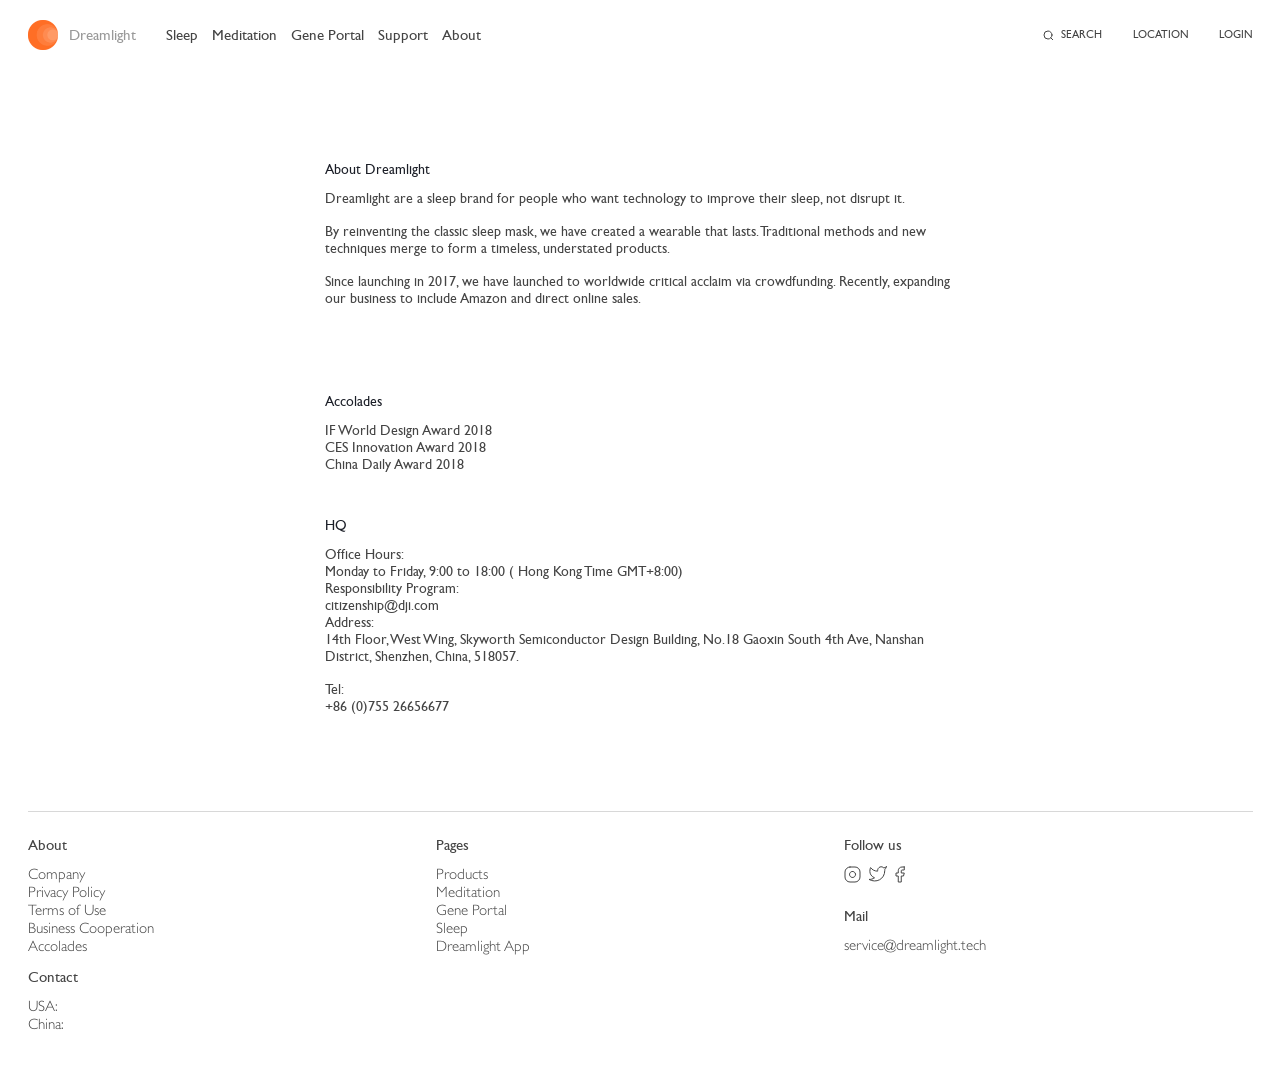
<file: about.html>
<!doctype html>
<html>
<head>
<meta charset="utf-8">
<meta name="viewport" content="width=device-width, initial-scale=1.0">
<title>About Dreamlight</title>

<!-- SET: FAVICON -->
<link rel="shortcut icon" type="image/x-icon" href="images/favicon.png">
<!-- END: FAVICON -->

<!-- SET: STYLESHEET -->
<link href="css/style.css" rel="stylesheet" type="text/css" media="all">
<link href="css/flexslider.css" rel="stylesheet" type="text/css">
<link href="css/customSelectBox.css" rel="stylesheet" type="text/css">
<link href="https://fonts.googleapis.com/css?family=Open+Sans:400,600" rel="stylesheet">
<link href="css/responsive.css" rel="stylesheet" type="text/css">
<!-- END: STYLESHEET -->

</head>

<body>

<!-- wrapper starts -->
<div class="wrapper">

	<!-- Header Starts -->
    <header class="header header2">
		<div class="container">
			<div class="logo logoalt">
				<a href="index.html#"><img src="images/logo.svg" alt=""></a>
			</div>
			<div id="nav-icon3" class="mobile_menubtn">
				<span></span>
				<span></span>
				<span></span>
				<span></span>
			</div>
			<div class="mainnav">
				<nav>
					<ul>
						<li><a href="index.html#">Sleep</a></li>
						<li><a href="index.html#">Meditation</a></li>
						<li><a href="gene.html">Gene Portal</a></li>
						<li><a href="support.html">Support</a></li>
						<li><a href="index.html#">About</a></li>
					</ul>
					<div class="clear"></div>
				</nav>
			</div>
			<div class="right_box">
				<div class="search_box">
					<form action="#" method="post">
						<input type="search" class="search-input" name="search" placeholder="SEARCH">
					</form>
				</div>
				<div class="side_links">
					<ul>
						<li><a href="index.html#">LOCATION</a></li>
						<li><a href="index.html#">LOGIN</a></li>
					</ul>
				</div>
			</div>
		</div>
    </header>
    <!-- Header ends -->

	<div class="container">
		<main class="main_content">
			<div class="about_page">
				<article>
					<h3>About Dreamlight</h3>
					<p>Dreamlight are a sleep brand for people who want technology to improve their sleep, not disrupt it.</p>
					<p>By reinventing the classic sleep mask, we have created a wearable that lasts. Traditional methods and new techniques merge to form a timeless, understated products.</p>
					<p>Since launching in 2017, we have launched to worldwide critical acclaim via crowdfunding. Recently, expanding our business to include Amazon and direct online sales.</p>
				</article>
				<div class="accolades">
					<h3>Accolades</h3>
					<ul>
						<li><a href="index.html#">IF World Design Award 2018</a></li>
						<li><a href="index.html#">CES Innovation Award 2018</a></li>
						<li><a href="index.html#">China Daily Award 2018</a></li>
					</ul>
				</div>
				<div class="hq">
					<div class="content">
						<h3>HQ</h3>
						<h6>Office Hours:</h6>
						<p>Monday to Friday, 9:00 to 18:00 ( Hong Kong Time GMT+8:00)</p>
						<h6>Responsibility Program:</h6>
						<p><a href="mailto:citizenship@dji.com">citizenship@dji.com</a></p>
						<h6>Address:</h6>
						<p>14th Floor, West Wing, Skyworth Semiconductor Design Building, No.18 Gaoxin South 4th Ave, Nanshan District, Shenzhen, China, 518057.</p>
					</div>
					<div class="content">
						<h6>Tel:</h6>
						<p>+86 (0)755 26656677</p>
					</div>
				</div>
			</div>
		</main>
	</div>

    <!-- footer starts -->
    <footer class="footer">
		<div class="container">
			<div class="footer_content">
				<div class="footer_box">
					<div class="footer_links">
						<h5>About</h5>
						<ul>
							<li><a href="index.html#">Company</a></li>
							<li><a href="index.html#">Privacy Policy</a></li>
							<li><a href="index.html#">Terms of Use</a></li>
							<li><a href="index.html#">Business Cooperation</a></li>
							<li><a href="index.html#">Accolades</a></li>
						</ul>
					</div>
					<div class="footer_links">
						<h5>Contact</h5>
						<ul>
							<li><a href="index.html#">USA:</a></li>
							<li><a href="index.html#">China:</a></li>
						</ul>
					</div>
				</div>
				<div class="footer_box">
					<div class="footer_links">
						<h5>Pages</h5>
						<ul>
							<li><a href="products.html">Products</a></li>
							<li><a href="index.html#">Meditation</a></li>
							<li><a href="gene.html">Gene Portal</a></li>
							<li><a href="index.html#">Sleep</a></li>
							<li><a href="index.html#">Dreamlight App</a></li>
						</ul>
					</div>
				</div>
				<div class="footer_box">
					<div class="social_links">
						<h5>Follow us</h5>
						<ul>
							<li><a href="index.html#"><img src="images/insta.svg" alt=""></a></li>
							<li><a href="index.html#"><img src="images/twitter.svg" alt=""></a></li>
							<li><a href="index.html#"><img src="images/fb.svg" alt=""></a></li>
						</ul>
						<div class="clear"></div>
					</div>
					<div class="footer_links">
						<h5>Mail</h5>
						<ul>
							<li><a href="mailto:service@dreamlight.tech">service@dreamlight.tech</a></li>
						</ul>
					</div>
				</div>
			</div>
		</div>
    </footer>
    <!-- footer ends -->

</div>
<!-- wrapper ends -->

<!-- SET: SCRIPTS -->
<script src="js/jquery.min.js"></script>
<script src="js/jquery.easing.1.3.js"></script>
<script src="js/jquery.hoverIntent.minified.js"></script>
<script src="js/jquery.matchHeight-min.js"></script>
<script src="js/ScrollMagic.min.js"></script>
<script src="js/debug.addIndicators.min.js"></script>
<script src="js/jquery.flexslider-min.js"></script>
<script src="js/SelectBox.js"></script>
<script src="js/custom.js"></script>
<script>
$(function(){

}); // end document ready
</script>
<!-- END: SCRIPTS -->

</body>
</html>
</file>
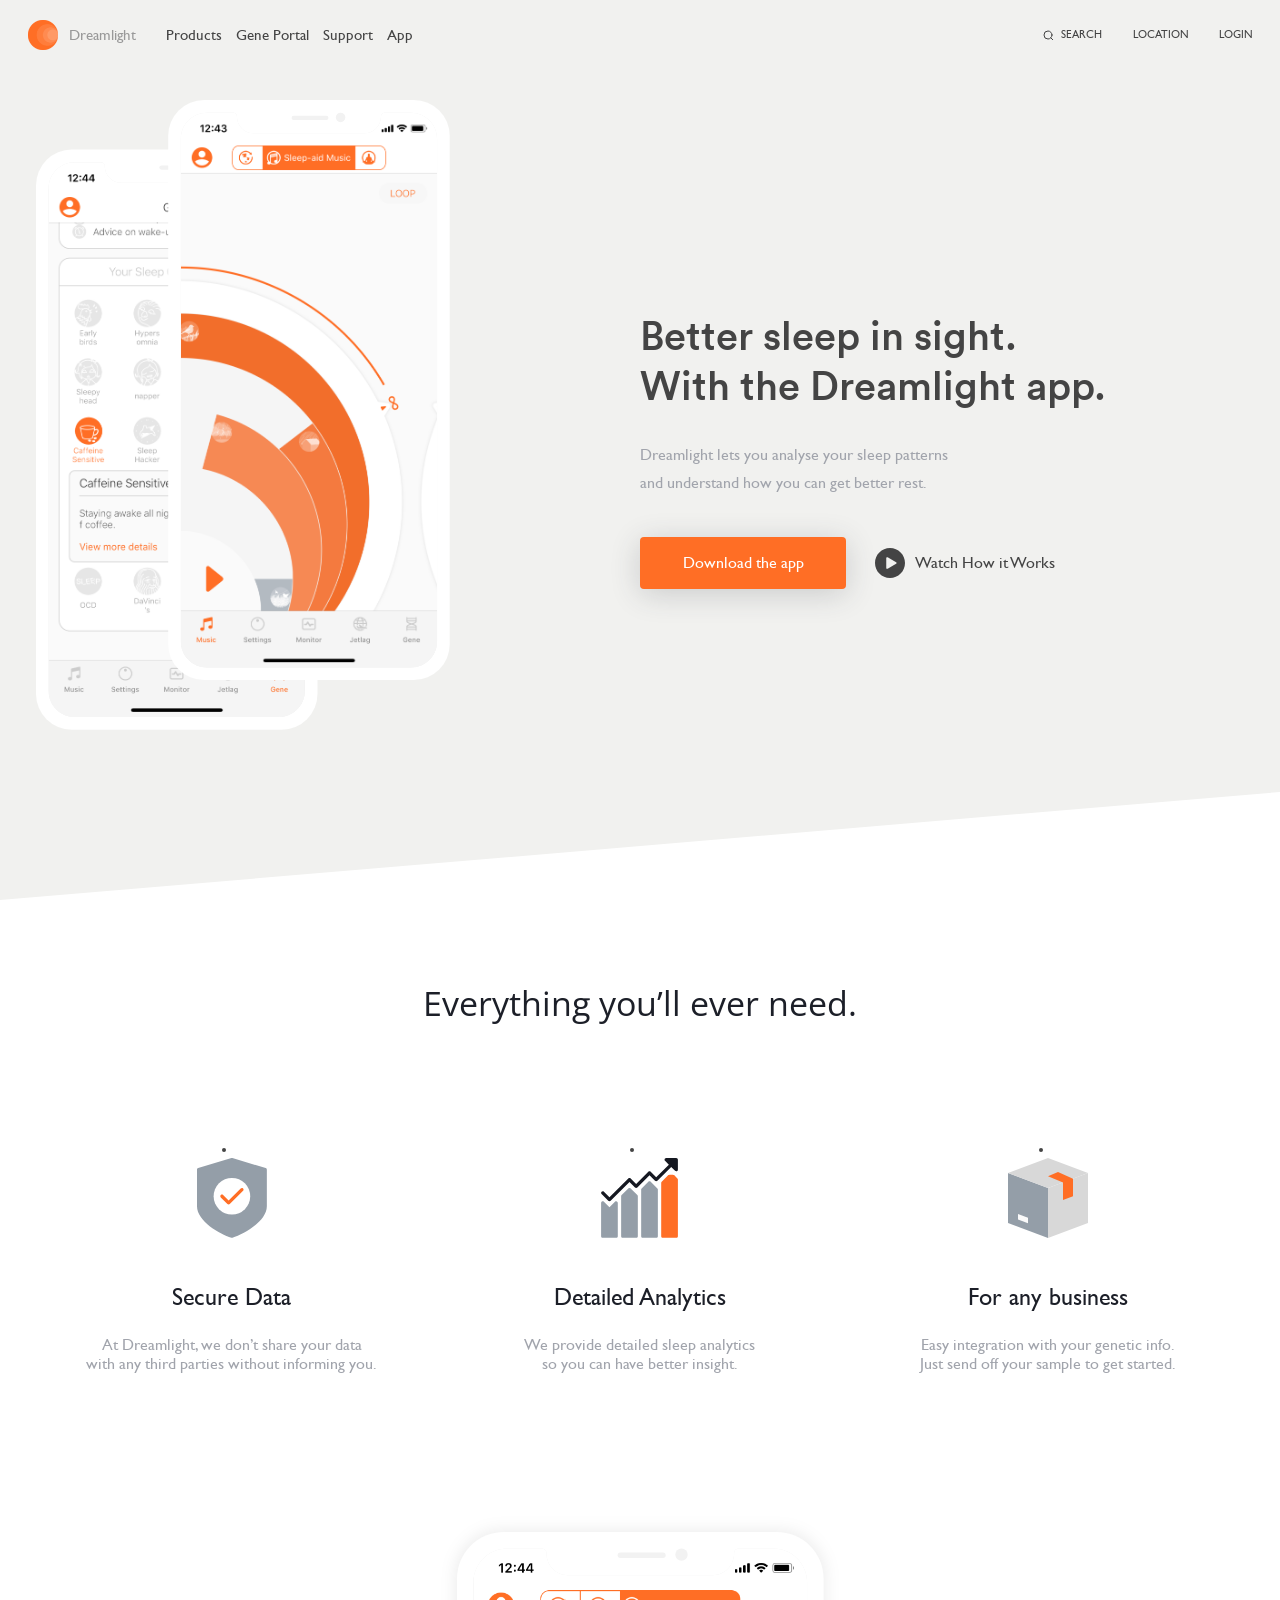
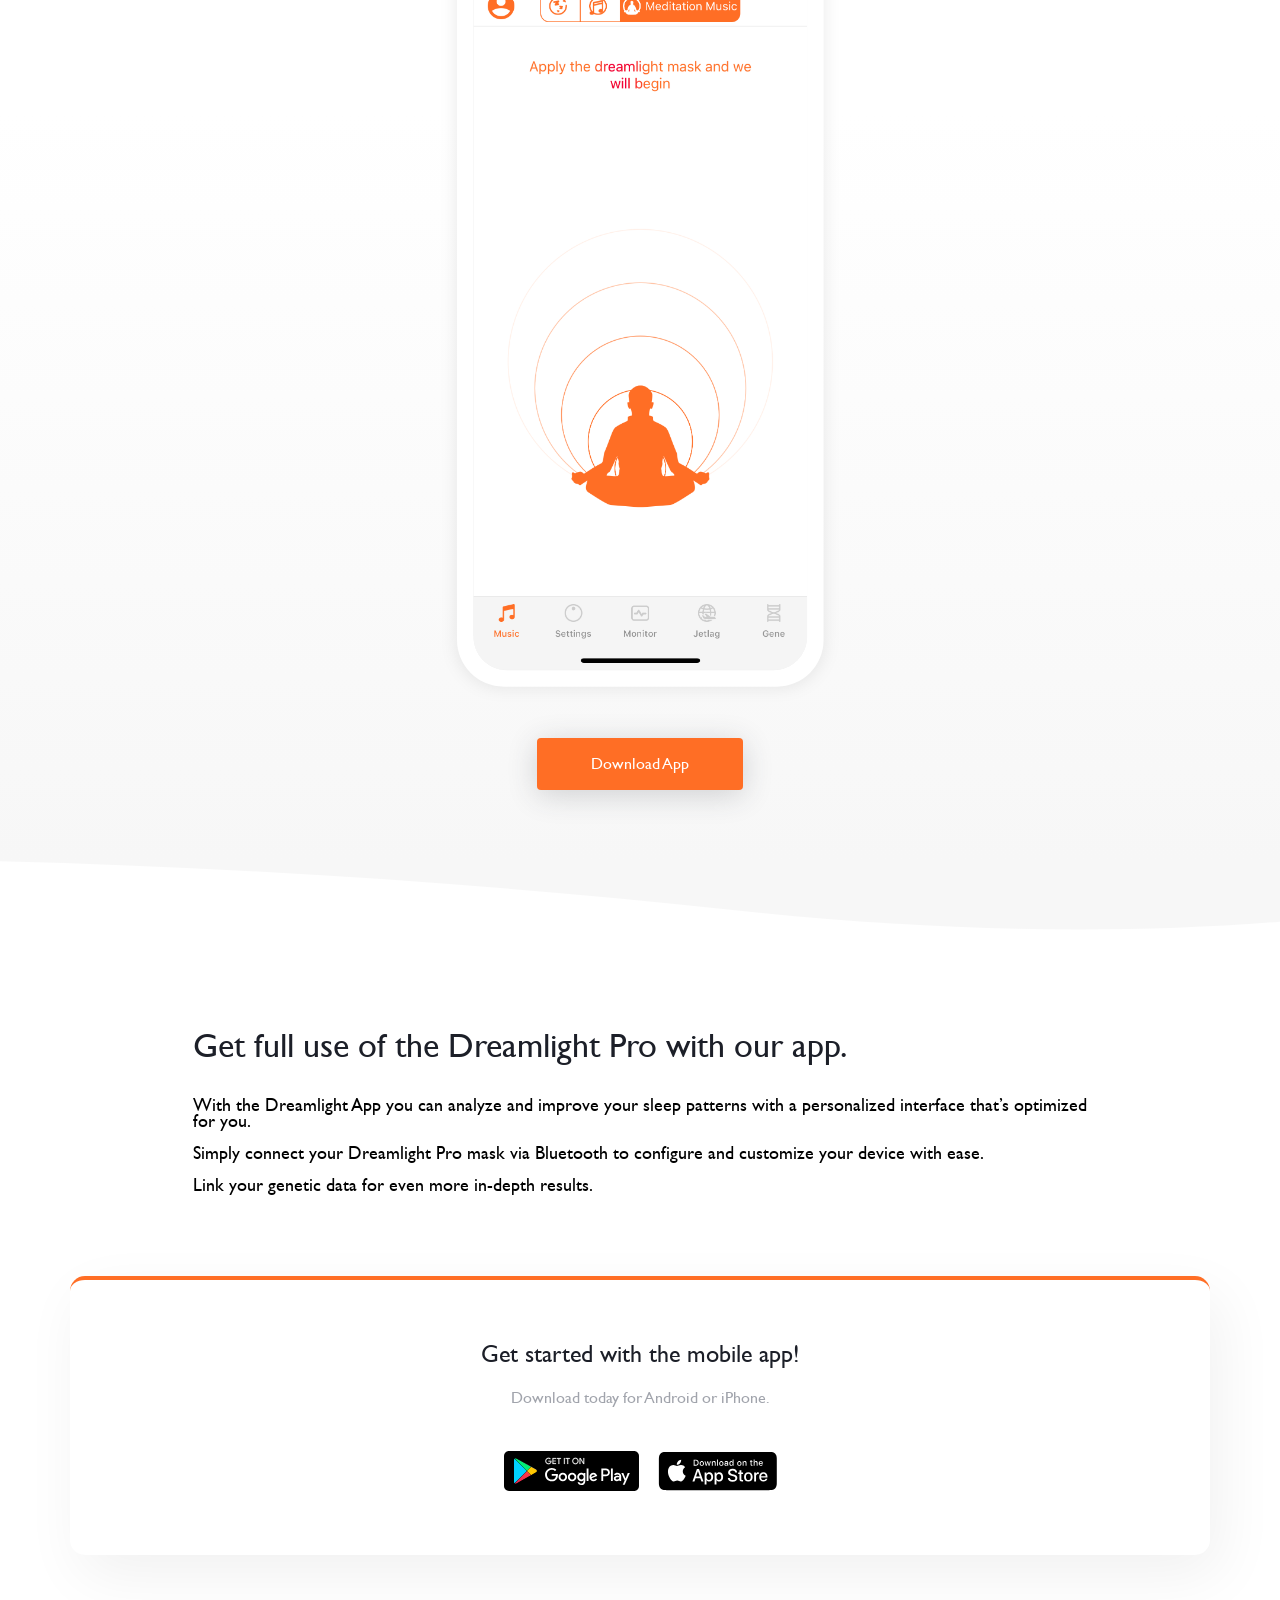
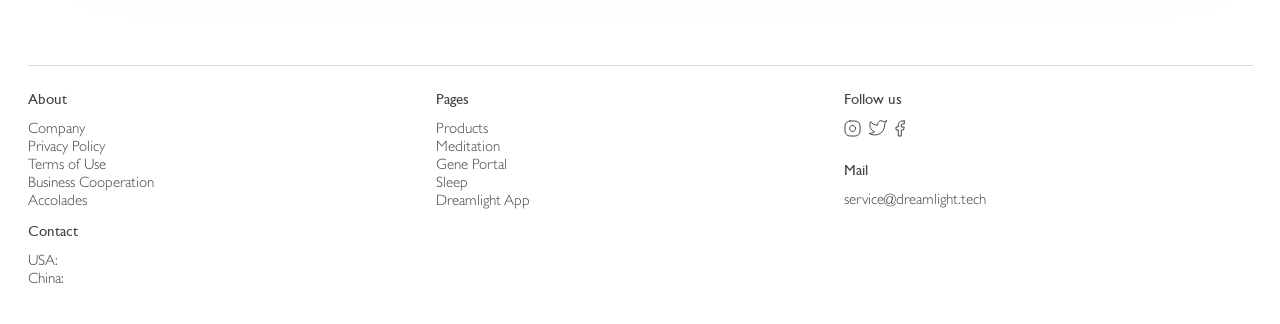
<file: app.html>
<!doctype html>
<html>
<head>
<meta charset="utf-8">
<meta name="viewport" content="width=device-width, initial-scale=1.0">
<title>Dreamlight App</title>

<!-- SET: FAVICON -->
<link rel="shortcut icon" type="image/x-icon" href="images/favicon.png">
<!-- END: FAVICON -->

<!-- SET: STYLESHEET -->
<link href="css/style.css" rel="stylesheet" type="text/css" media="all">
<link href="css/flexslider.css" rel="stylesheet" type="text/css">
<link href="css/customSelectBox.css" rel="stylesheet" type="text/css">
<link href="https://fonts.googleapis.com/css?family=Open+Sans:400,600" rel="stylesheet">
<link href="css/responsive.css" rel="stylesheet" type="text/css">
<!-- END: STYLESHEET -->

</head>

<body>

<!-- wrapper starts -->
<div class="wrapper">

	<!-- Header Starts -->
    <header class="header header2 header3">
		<div class="container">
			<div class="logo logoalt">
				<a href="index.html#"><img src="images/logo.svg" alt=""></a>
			</div>
			<div id="nav-icon3" class="mobile_menubtn">
				<span></span>
				<span></span>
				<span></span>
				<span></span>
			</div>
			<div class="mainnav">
				<nav>
					<ul>
            <li><a href="products.html">Products</a></li>
						<!--<li><a href="amazon.html">Amazon Launch</a></li>-->
						<li><a href="gene.html">Gene Portal</a></li>
						<li><a href="support.html">Support</a></li>
						<li><a href="app.html">App</a></li>
					</ul>
					<div class="clear"></div>
				</nav>
			</div>
			<div class="right_box">
				<div class="search_box">
					<form action="#" method="post">
						<input type="search" class="search-input" name="search" placeholder="SEARCH">
					</form>
				</div>
				<div class="side_links">
					<ul>
						<li><a href="index.html#">LOCATION</a></li>
						<li><a href="index.html#">LOGIN</a></li>
					</ul>
				</div>
			</div>
		</div>
    </header>
    <!-- Header ends -->

	<section class="app_page_hero">
		<div class="container">
			<figure class="half_box smheight">
				<img src="images/mobgroup.svg" alt="">
			</figure>
			<div class="app_hero_info half_box smheight">
				<div class="app_hero_content">
					<h1>Better sleep in sight. <br>With the Dreamlight app.</h1>
					<p>Dreamlight lets you analyse your sleep patterns <br>and understand how you can get better rest.</p>
					<div class="btn_box">
						<a href="#getapp" class="btn-lg btn-warning">Download the app</a>
						<a href="#getapp" class="play_link">Watch How it Works</a>
					</div>
				</div>
			</div>
			<div class="clear"></div>
		</div>
	</section>

	<section class="feature_box">
		<div class="container text-center">
			<h2>Everything you’ll ever need.</h2>
			<ul>
				<li>
					<figure>
						<img src="images/nicon1.svg" alt="">
					</figure>
					<h4>Secure Data</h4>
					<p>At Dreamlight, we don’t share your data <br>with any third parties without informing you.</p>
				</li>
				<li>
					<figure>
						<img src="images/nicon2.svg" alt="">
					</figure>
					<h4>Detailed Analytics</h4>
					<p>We provide detailed sleep analytics <br>so you can have better insight.</p>
				</li>
				<li>
					<figure>
						<img src="images/nicon3.svg" alt="">
					</figure>
					<h4>For any business</h4>
					<p>Easy integration with your genetic info. <br>Just send off your sample to get started.</p>
				</li>
			</ul>
		</div>
	</section>

	<section class="download_app_section">
		<div class="container text-center">
			<figure>
				<img src="images/mobsingle.svg" alt="">
			</figure>
			<a href="#getapp" class="btn-lg btn-warning">Download App</a>
		</div>
	</section>

	<section class="app_info">
		<div class="container">
			<div class="content_info">
				<h3>Get full use of the Dreamlight Pro with our app.</h3>
				<p>With the Dreamlight App you can analyze and improve your sleep patterns with a personalized interface that’s optimized for you.</p>
				<p>Simply connect your Dreamlight Pro mask via Bluetooth to configure and customize your device with ease.</p>
				<p>Link your genetic data for even more in-depth results.</p>
			</div>
			<div id="getapp" class="get_app text-center">
				<h4>Get started with the mobile app!</h4>
				<p>Download today for Android or iPhone.</p>
				<ul>
					<li><a href="https://play.google.com/store/apps/details?id=com.aisleep.dreamlight&hl=en_CA"><img src="images/gplay2.svg" alt=""></a></li>
					<li><a href="https://itunes.apple.com/us/app/dreamlight-sleepmask/id1361524742?mt=8"><img src="images/appstore2.svg" alt=""></a></li>
				</ul>
			</div>
		</div>
	</section>

    <!-- footer starts -->
    <footer class="footer">
		<div class="container">
			<div class="footer_content">
				<div class="footer_box">
					<div class="footer_links">
						<h5>About</h5>
						<ul>
							<li><a href="index.html#">Company</a></li>
							<li><a href="index.html#">Privacy Policy</a></li>
							<li><a href="index.html#">Terms of Use</a></li>
							<li><a href="index.html#">Business Cooperation</a></li>
							<li><a href="index.html#">Accolades</a></li>
						</ul>
					</div>
					<div class="footer_links">
						<h5>Contact</h5>
						<ul>
							<li><a href="index.html#">USA:</a></li>
							<li><a href="index.html#">China:</a></li>
						</ul>
					</div>
				</div>
				<div class="footer_box">
					<div class="footer_links">
						<h5>Pages</h5>
						<ul>
							<li><a href="products.html">Products</a></li>
							<li><a href="index.html#">Meditation</a></li>
							<li><a href="gene.html">Gene Portal</a></li>
							<li><a href="index.html#">Sleep</a></li>
							<li><a href="index.html#">Dreamlight App</a></li>
						</ul>
					</div>
				</div>
				<div class="footer_box">
					<div class="social_links">
						<h5>Follow us</h5>
						<ul>
							<li><a href="index.html#"><img src="images/insta.svg" alt=""></a></li>
							<li><a href="index.html#"><img src="images/twitter.svg" alt=""></a></li>
							<li><a href="index.html#"><img src="images/fb.svg" alt=""></a></li>
						</ul>
						<div class="clear"></div>
					</div>
					<div class="footer_links">
						<h5>Mail</h5>
						<ul>
							<li><a href="mailto:service@dreamlight.tech">service@dreamlight.tech</a></li>
						</ul>
					</div>
				</div>
			</div>
		</div>
    </footer>
    <!-- footer ends -->

</div>
<!-- wrapper ends -->

<!-- SET: SCRIPTS -->
<script src="js/jquery.min.js"></script>
<script src="js/jquery.easing.1.3.js"></script>
<script src="js/jquery.hoverIntent.minified.js"></script>
<script src="js/jquery.matchHeight-min.js"></script>
<script src="js/ScrollMagic.min.js"></script>
<script src="js/debug.addIndicators.min.js"></script>
<script src="js/jquery.flexslider-min.js"></script>
<script src="js/SelectBox.js"></script>
<script src="js/custom.js"></script>
<script>
$(function(){

}); // end document ready
</script>
<!-- END: SCRIPTS -->

</body>
</html>
</file>
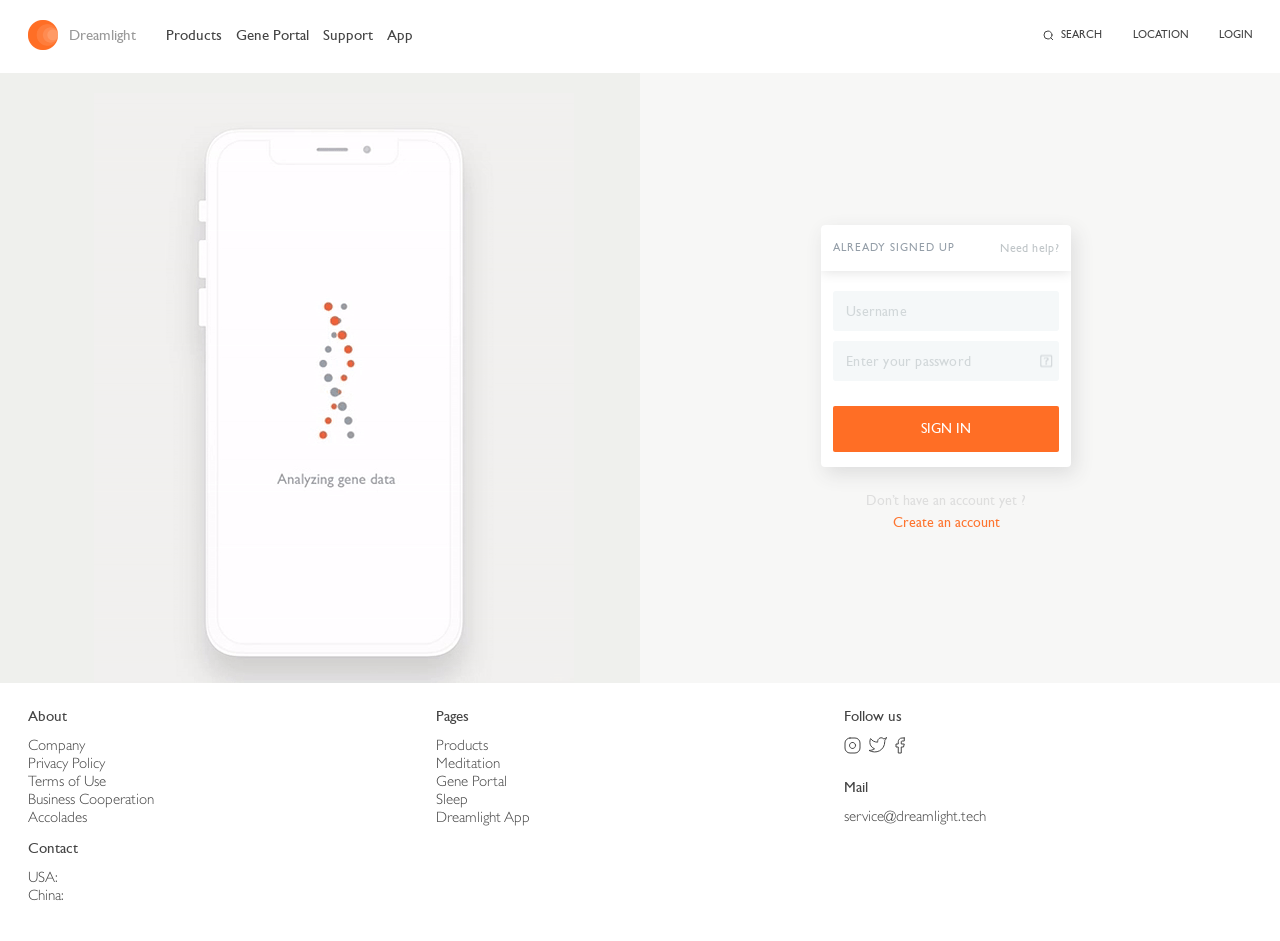
<file: gene.html>
<!doctype html>
<html>
<head>
<meta charset="utf-8">
<meta name="viewport" content="width=device-width, initial-scale=1.0">
<title>Gene Portal</title>

<!-- SET: FAVICON -->
<link rel="shortcut icon" type="image/x-icon" href="images/favicon.png">
<!-- END: FAVICON -->

<!-- SET: STYLESHEET -->
<link href="css/style.css" rel="stylesheet" type="text/css" media="all">
<link href="css/flexslider.css" rel="stylesheet" type="text/css">
<link href="css/customSelectBox.css" rel="stylesheet" type="text/css">
<link href="https://fonts.googleapis.com/css?family=Open+Sans:400,600" rel="stylesheet">
<link href="css/responsive.css" rel="stylesheet" type="text/css">
<!-- END: STYLESHEET -->

</head>

<body>

<!-- wrapper starts -->
<div class="wrapper">

	<!-- Header Starts -->
    <header class="header header2">
		<div class="container">
			<div class="logo logoalt">
				<a href="index.html#"><img src="images/logo.svg" alt=""></a>
			</div>
			<div id="nav-icon3" class="mobile_menubtn">
				<span></span>
				<span></span>
				<span></span>
				<span></span>
			</div>
			<div class="mainnav">
				<nav>
					<ul>
            <li><a href="products.html">Products</a></li>
						<!-- <li><a href="amazon.html">Amazon Launch</a></li>-->
						<li><a href="gene.html">Gene Portal</a></li>
						<li><a href="support.html">Support</a></li>
						<li><a href="app.html">App</a></li>
					</ul>
					<div class="clear"></div>
				</nav>
			</div>
			<div class="right_box">
				<div class="search_box">
					<form action="#" method="post">
						<input type="search" class="search-input" name="search" placeholder="SEARCH">
					</form>
				</div>
				<div class="side_links">
					<ul>
						<li><a href="index.html#">LOCATION</a></li>
						<li><a href="index.html#">LOGIN</a></li>
					</ul>
				</div>
			</div>
		</div>
    </header>
    <!-- Header ends -->

	<section class="gene_portal">
		<div class="container">
			<div class="half_box gene_fig smheight">
				<img src="images/genemob.gif" alt="" style="
    margin-top: 20px;
">
			</div>
			<div class="half_box portal_login smheight">
				<div class="sign_box_wrapper">
					<div class="sign_box">
						<div class="title">
							<h5>ALREADY SIGNED UP</h5>
							<a href="index.html#">Need help?</a>
						</div>
						<div class="content">
							<form action="#" method="post">
								<div class="input_box">
									<input type="text" class="std_input" name="username" placeholder="Username">
								</div>
								<div class="input_box">
									<input type="password" class="std_input" name="password" placeholder="Enter your password">
									<span class="icon"><img src="images/qicon.png" alt=""></span>
								</div>
								<div class="submit_box">
									<input type="submit" class="std_submit" value="SIGN IN">
								</div>
							</form>
						</div>
					</div>
					<div class="create_account">
						<h6>Don’t have an account yet ?</h6>
						<a href="index.html#">Create an account</a>
					</div>
				</div>
			</div>
			<div class="clear"></div>
		</div>
	</section>

    <!-- footer starts -->
    <footer class="footer inner_footer">
		<div class="container">
			<div class="footer_content">
				<div class="footer_box">
					<div class="footer_links">
						<h5>About</h5>
						<ul>
							<li><a href="index.html#">Company</a></li>
							<li><a href="index.html#">Privacy Policy</a></li>
							<li><a href="index.html#">Terms of Use</a></li>
							<li><a href="index.html#">Business Cooperation</a></li>
							<li><a href="index.html#">Accolades</a></li>
						</ul>
					</div>
					<div class="footer_links">
						<h5>Contact</h5>
						<ul>
							<li><a href="index.html#">USA:</a></li>
							<li><a href="index.html#">China:</a></li>
						</ul>
					</div>
				</div>
				<div class="footer_box">
					<div class="footer_links">
						<h5>Pages</h5>
						<ul>
							<li><a href="products.html">Products</a></li>
							<li><a href="index.html#">Meditation</a></li>
							<li><a href="gene.html">Gene Portal</a></li>
							<li><a href="index.html#">Sleep</a></li>
							<li><a href="index.html#">Dreamlight App</a></li>
						</ul>
					</div>
				</div>
				<div class="footer_box">
					<div class="social_links">
						<h5>Follow us</h5>
						<ul>
							<li><a href="index.html#"><img src="images/insta.svg" alt=""></a></li>
							<li><a href="index.html#"><img src="images/twitter.svg" alt=""></a></li>
							<li><a href="index.html#"><img src="images/fb.svg" alt=""></a></li>
						</ul>
						<div class="clear"></div>
					</div>
					<div class="footer_links">
						<h5>Mail</h5>
						<ul>
							<li><a href="mailto:service@dreamlight.tech">service@dreamlight.tech</a></li>
						</ul>
					</div>
				</div>
			</div>
		</div>
    </footer>
    <!-- footer ends -->

</div>
<!-- wrapper ends -->

<!-- SET: SCRIPTS -->
<script src="js/jquery.min.js"></script>
<script src="js/jquery.easing.1.3.js"></script>
<script src="js/jquery.hoverIntent.minified.js"></script>
<script src="js/jquery.matchHeight-min.js"></script>
<script src="js/ScrollMagic.min.js"></script>
<script src="js/debug.addIndicators.min.js"></script>
<script src="js/jquery.flexslider-min.js"></script>
<script src="js/SelectBox.js"></script>
<script src="js/custom.js"></script>
<script>
$(function(){

}); // end document ready
</script>
<!-- END: SCRIPTS -->

</body>
</html>
</file>
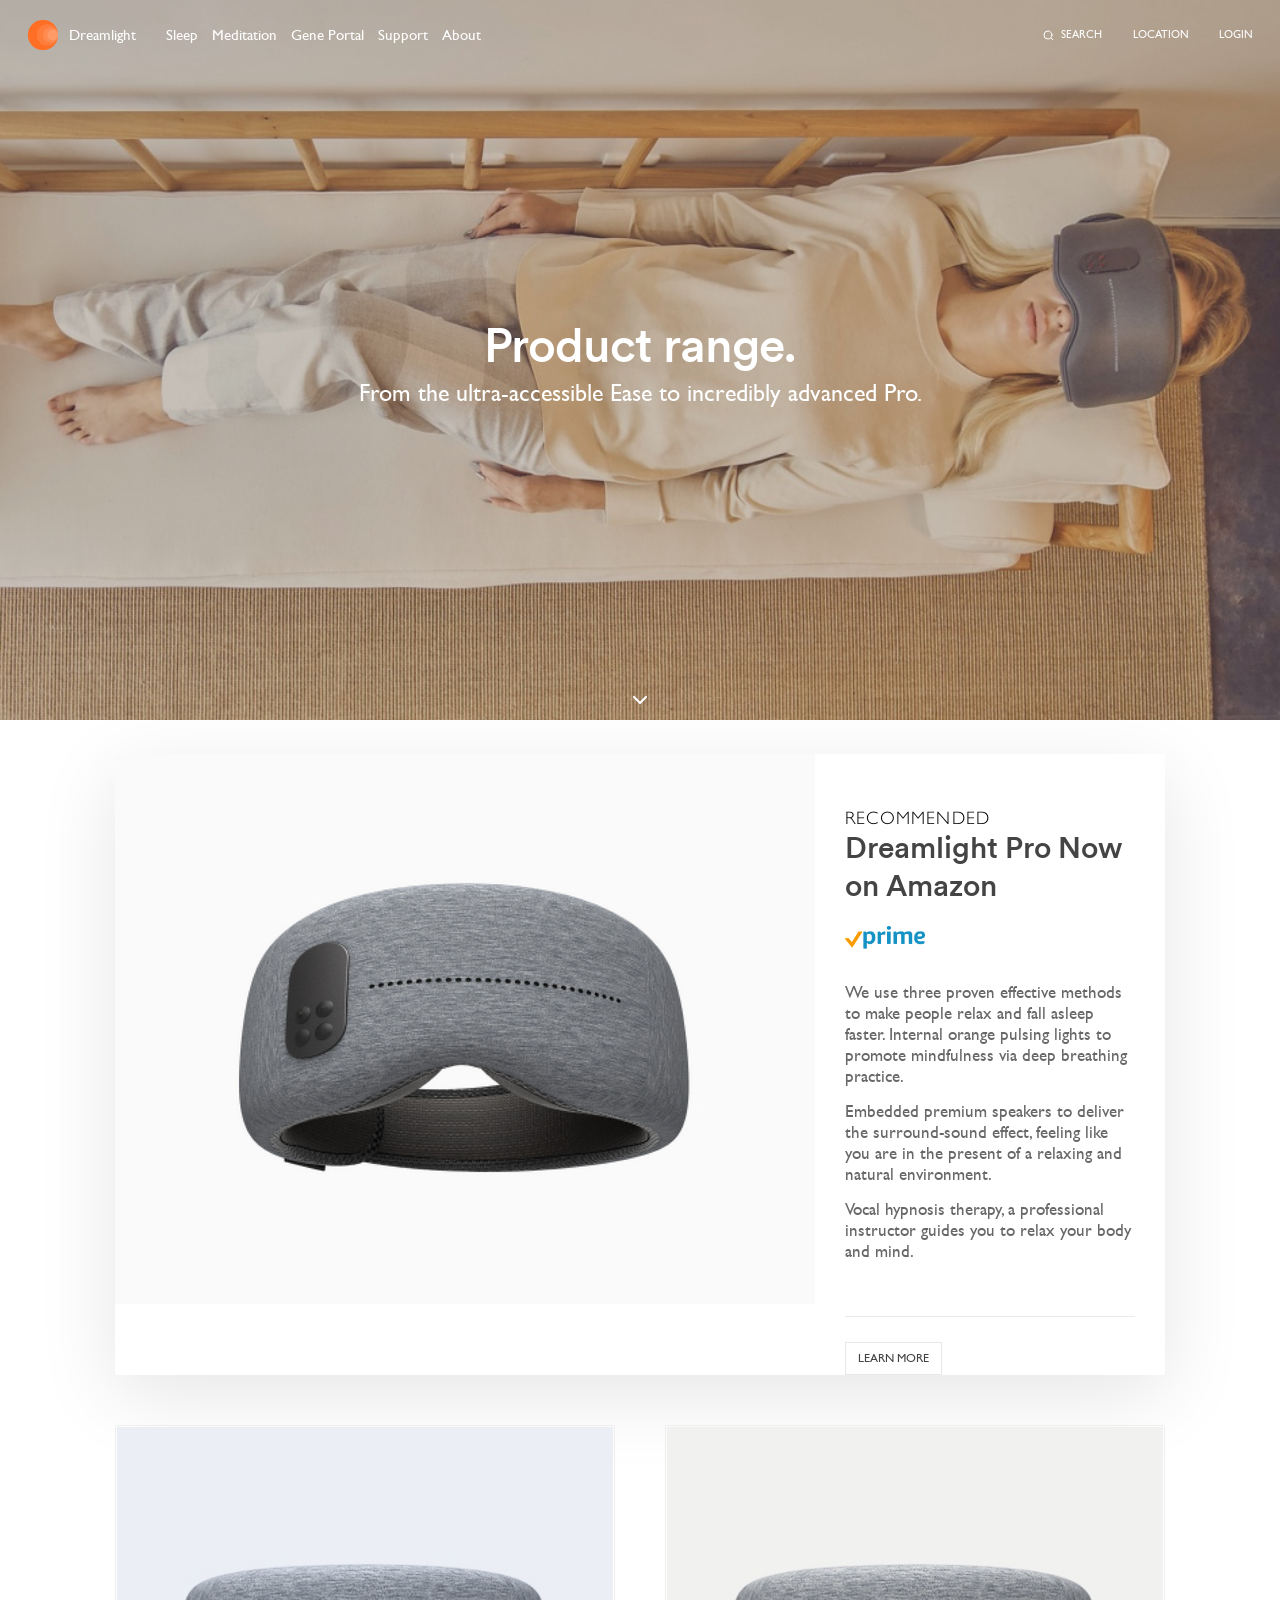
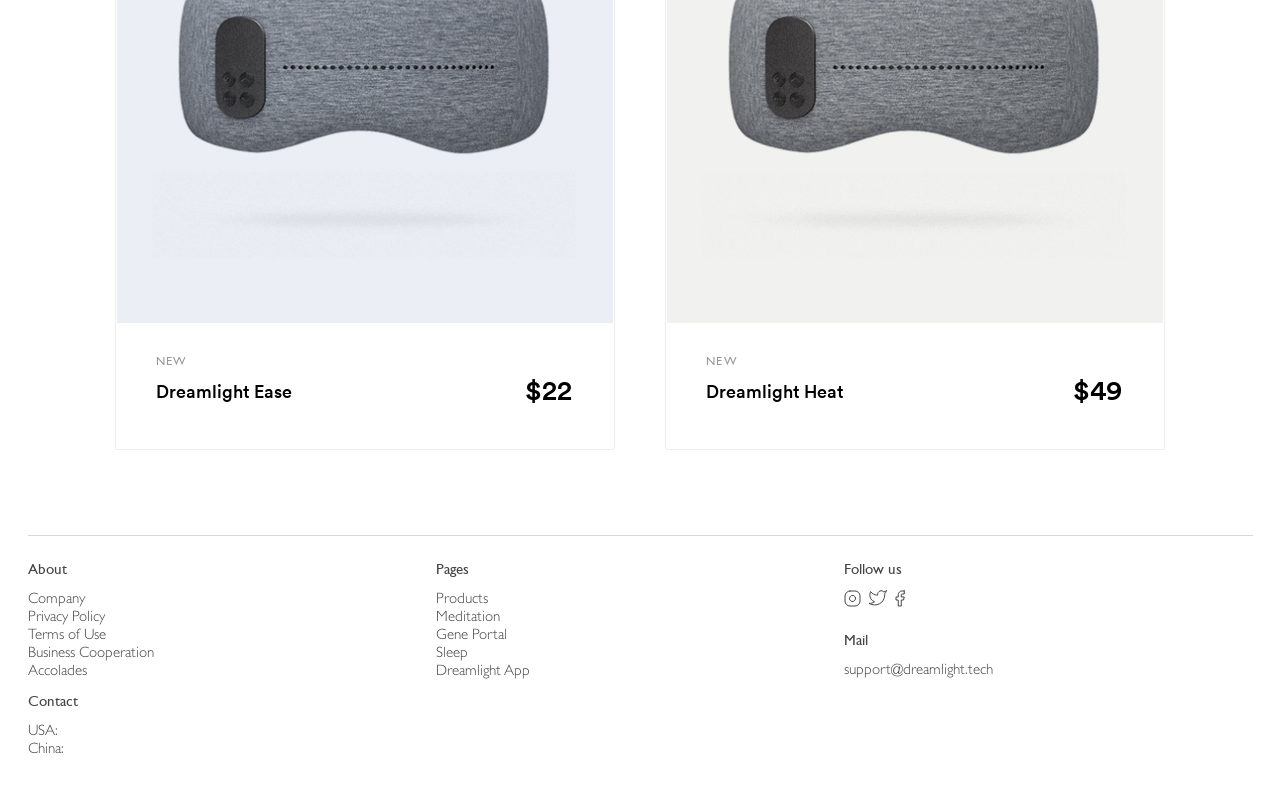
<file: inner1.html>
<!doctype html>
<html>
<head>
<meta charset="utf-8">
<meta name="viewport" content="width=device-width, initial-scale=1.0">
<title>Dream Light</title>

<!-- SET: FAVICON -->
<link rel="shortcut icon" type="image/x-icon" href="images/favicon.png">
<!-- END: FAVICON -->

<!-- SET: STYLESHEET -->
<link href="css/style.css" rel="stylesheet" type="text/css" media="all">
<link href="css/flexslider.css" rel="stylesheet" type="text/css">
<link href="css/customSelectBox.css" rel="stylesheet" type="text/css">
<link href="https://fonts.googleapis.com/css?family=Open+Sans:400,600" rel="stylesheet">
<link href="css/responsive.css" rel="stylesheet" type="text/css">
<!-- END: STYLESHEET -->

</head>

<body>

<!-- wrapper starts -->
<div class="wrapper">
	
	<!-- Header Starts -->
    <header class="header">  
		<div class="container">
			<div class="logo">
				<a href="inner1.html#"><img src="images/logo.svg" alt=""></a>
			</div>
			<div id="nav-icon3" class="mobile_menubtn">
				<span></span>
				<span></span>
				<span></span>
				<span></span>
			</div>
			<div class="mainnav">
				<nav>
					<ul>
						<li><a href="inner1.html#">Sleep</a></li>
						<li><a href="inner1.html#">Meditation</a></li>
						<li><a href="inner1.html#">Gene Portal</a></li>
						<li><a href="inner1.html#">Support</a></li>
						<li><a href="inner1.html#">About</a></li>
					</ul>
					<div class="clear"></div>
				</nav>
			</div>
			<div class="right_box">
				<div class="search_box">
					<form action="#" method="post">
						<input type="search" class="search-input" name="search" placeholder="SEARCH">
					</form>
				</div>
				<div class="side_links">
					<ul>
						<li><a href="inner1.html#">LOCATION</a></li>
						<li><a href="inner1.html#">LOGIN</a></li>
					</ul>
				</div>
			</div>
		</div>	
    </header>	
    <!-- Header ends -->
	
	<section class="homehero backbgbox right_image">
		<img src="images/innerhero.jpg" alt="" class="backbg">
		<div class="container homehero_caption">
			<h1>Product range.</h1>
			<p>From the ultra-accessible Ease to incredibly advanced Pro.</p>
		</div>
		<a href="inner1.html#nextsection" class="down_arrow scroll"></a>
	</section>

	<div class="container">
		<main class="main_content" id="nextsection">
			<div class="featured_product">
				<figure class="smheight">
					<img src="images/featured_pr.jpg" alt="">
				</figure>
				<div class="content_wrapper">
					<div class="content">
						<h3>RECOMMENDED</h3>
						<h2>Dreamlight Pro Now on Amazon</h2>
						<div class="prime">
							<img src="images/prime2.svg" alt="">
						</div>
						<p>We use three proven effective methods to make people relax and fall asleep faster. Internal orange pulsing lights to promote mindfulness via deep breathing practice.</p>
						<p>Embedded premium speakers to deliver the surround-sound effect, feeling like you are in the present of a relaxing and natural environment.</p>
						<p>Vocal hypnosis therapy, a professional instructor guides you to relax your body and mind.</p>
					</div>
					<a href="inner1.html#" class="btn">learn more</a>
				</div>
			</div>
			<div class="more_products">
				<ul>
					<li>
						<a href="inner1.html#">
							<figure>
								<img src="images/sp1.jpg" alt="">
							</figure>
							<div class="content">
								<h6>NEW</h6>
								<h4>Dreamlight Ease</h4>
								<span class="price">$22</span>
							</div>
						</a>
					</li>
					<li>
						<a href="inner1.html#">
							<figure>
								<img src="images/sp2.jpg" alt="">
							</figure>
							<div class="content">
								<h6>NEW</h6>
								<h4>Dreamlight Heat</h4>
								<span class="price">$49</span>
							</div>
						</a>
					</li>
				</ul>
			</div>
		</main>
	</div>
	
    <!-- footer starts -->
    <footer class="footer">
		<div class="container">
			<div class="footer_content">
				<div class="footer_box">
					<div class="footer_links">
						<h5>About</h5>
						<ul>
							<li><a href="inner1.html#">Company</a></li>
							<li><a href="inner1.html#">Privacy Policy</a></li>
							<li><a href="inner1.html#">Terms of Use</a></li>
							<li><a href="inner1.html#">Business Cooperation</a></li>
							<li><a href="inner1.html#">Accolades</a></li>
						</ul>
					</div>
					<div class="footer_links">
						<h5>Contact</h5>
						<ul>
							<li><a href="inner1.html#">USA:</a></li>
							<li><a href="inner1.html#">China:</a></li>
						</ul>
					</div>
				</div>
				<div class="footer_box">
					<div class="footer_links">
						<h5>Pages</h5>
						<ul>
							<li><a href="inner1.html#">Products</a></li>
							<li><a href="inner1.html#">Meditation</a></li>
							<li><a href="inner1.html#">Gene Portal</a></li>
							<li><a href="inner1.html#">Sleep</a></li>
							<li><a href="inner1.html#">Dreamlight App</a></li>
						</ul>
					</div>
				</div>
				<div class="footer_box">
					<div class="social_links">
						<h5>Follow us</h5>
						<ul>
							<li><a href="inner1.html#"><img src="images/insta.svg" alt=""></a></li>
							<li><a href="inner1.html#"><img src="images/twitter.svg" alt=""></a></li>
							<li><a href="inner1.html#"><img src="images/fb.svg" alt=""></a></li>
						</ul>
						<div class="clear"></div>
					</div>
					<div class="footer_links">
						<h5>Mail</h5>
						<ul>
							<li><a href="mailto:support@dreamlight.tech">support@dreamlight.tech</a></li>
						</ul>
					</div>
				</div>
			</div>
		</div>
    </footer>
    <!-- footer ends -->
    
</div>
<!-- wrapper ends -->
	
<!-- SET: SCRIPTS -->
<script src="js/jquery.min.js"></script>
<script src="js/jquery.easing.1.3.js"></script>
<script src="js/jquery.hoverIntent.minified.js"></script>
<script src="js/jquery.matchHeight-min.js"></script>
<script src="js/ScrollMagic.min.js"></script>
<script src="js/debug.addIndicators.min.js"></script>
<script src="js/jquery.flexslider-min.js"></script>
<script src="js/SelectBox.js"></script>
<script src="js/custom.js"></script>
<script>
$(function(){
	
}); // end document ready
</script>
<!-- END: SCRIPTS -->

</body>
</html>
</file>
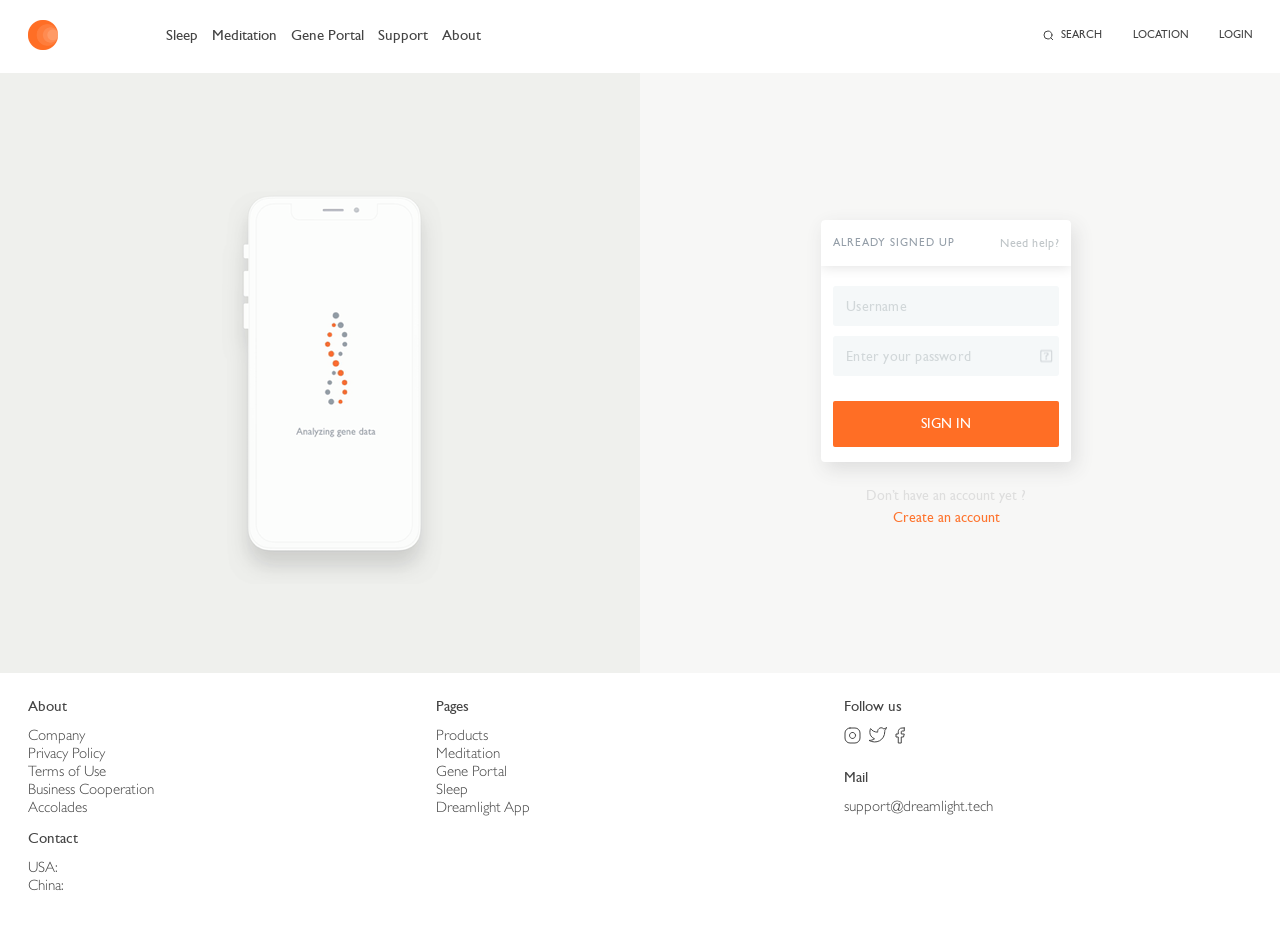
<file: inner2.html>
<!doctype html>
<html>
<head>
<meta charset="utf-8">
<meta name="viewport" content="width=device-width, initial-scale=1.0">
<title>Dream Light</title>

<!-- SET: FAVICON -->
<link rel="shortcut icon" type="image/x-icon" href="images/favicon.png">
<!-- END: FAVICON -->

<!-- SET: STYLESHEET -->
<link href="css/style.css" rel="stylesheet" type="text/css" media="all">
<link href="css/flexslider.css" rel="stylesheet" type="text/css">
<link href="css/customSelectBox.css" rel="stylesheet" type="text/css">
<link href="https://fonts.googleapis.com/css?family=Open+Sans:400,600" rel="stylesheet">
<link href="css/responsive.css" rel="stylesheet" type="text/css">
<!-- END: STYLESHEET -->

</head>

<body>

<!-- wrapper starts -->
<div class="wrapper">
	
	<!-- Header Starts -->
    <header class="header header2">  
		<div class="container">
			<div class="logo">
				<a href="inner2.html#"><img src="images/logo.svg" alt=""></a>
			</div>
			<div id="nav-icon3" class="mobile_menubtn">
				<span></span>
				<span></span>
				<span></span>
				<span></span>
			</div>
			<div class="mainnav">
				<nav>
					<ul>
						<li><a href="inner2.html#">Sleep</a></li>
						<li><a href="inner2.html#">Meditation</a></li>
						<li><a href="inner2.html#">Gene Portal</a></li>
						<li><a href="inner2.html#">Support</a></li>
						<li><a href="inner2.html#">About</a></li>
					</ul>
					<div class="clear"></div>
				</nav>
			</div>
			<div class="right_box">
				<div class="search_box">
					<form action="#" method="post">
						<input type="search" class="search-input" name="search" placeholder="SEARCH">
					</form>
				</div>
				<div class="side_links">
					<ul>
						<li><a href="inner2.html#">LOCATION</a></li>
						<li><a href="inner2.html#">LOGIN</a></li>
					</ul>
				</div>
			</div>
		</div>	
    </header>	
    <!-- Header ends -->
	
	<section class="gene_portal">
		<div class="container">
			<div class="half_box gene_fig smheight">
				<img src="images/genemob.png" alt="">	
			</div>
			<div class="half_box portal_login smheight">
				<div class="sign_box_wrapper">
					<div class="sign_box">
						<div class="title">
							<h5>ALREADY SIGNED UP</h5>
							<a href="inner2.html#">Need help?</a>
						</div>
						<div class="content">
							<form action="#" method="post">
								<div class="input_box">
									<input type="text" class="std_input" name="username" placeholder="Username">
								</div>
								<div class="input_box">
									<input type="password" class="std_input" name="password" placeholder="Enter your password">
									<span class="icon"><img src="images/qicon.png" alt=""></span>
								</div>
								<div class="submit_box">
									<input type="submit" class="std_submit" value="SIGN IN">
								</div>
							</form>
						</div>
					</div>
					<div class="create_account">
						<h6>Don’t have an account yet ?</h6>
						<a href="inner2.html#">Create an account</a>
					</div>
				</div>
			</div>
			<div class="clear"></div>
		</div>
	</section>
	
    <!-- footer starts -->
    <footer class="footer inner_footer">
		<div class="container">
			<div class="footer_content">
				<div class="footer_box">
					<div class="footer_links">
						<h5>About</h5>
						<ul>
							<li><a href="inner2.html#">Company</a></li>
							<li><a href="inner2.html#">Privacy Policy</a></li>
							<li><a href="inner2.html#">Terms of Use</a></li>
							<li><a href="inner2.html#">Business Cooperation</a></li>
							<li><a href="inner2.html#">Accolades</a></li>
						</ul>
					</div>
					<div class="footer_links">
						<h5>Contact</h5>
						<ul>
							<li><a href="inner2.html#">USA:</a></li>
							<li><a href="inner2.html#">China:</a></li>
						</ul>
					</div>
				</div>
				<div class="footer_box">
					<div class="footer_links">
						<h5>Pages</h5>
						<ul>
							<li><a href="inner2.html#">Products</a></li>
							<li><a href="inner2.html#">Meditation</a></li>
							<li><a href="inner2.html#">Gene Portal</a></li>
							<li><a href="inner2.html#">Sleep</a></li>
							<li><a href="inner2.html#">Dreamlight App</a></li>
						</ul>
					</div>
				</div>
				<div class="footer_box">
					<div class="social_links">
						<h5>Follow us</h5>
						<ul>
							<li><a href="inner2.html#"><img src="images/insta.svg" alt=""></a></li>
							<li><a href="inner2.html#"><img src="images/twitter.svg" alt=""></a></li>
							<li><a href="inner2.html#"><img src="images/fb.svg" alt=""></a></li>
						</ul>
						<div class="clear"></div>
					</div>
					<div class="footer_links">
						<h5>Mail</h5>
						<ul>
							<li><a href="mailto:support@dreamlight.tech">support@dreamlight.tech</a></li>
						</ul>
					</div>
				</div>
			</div>
		</div>
    </footer>
    <!-- footer ends -->
    
</div>
<!-- wrapper ends -->
	
<!-- SET: SCRIPTS -->
<script src="js/jquery.min.js"></script>
<script src="js/jquery.easing.1.3.js"></script>
<script src="js/jquery.hoverIntent.minified.js"></script>
<script src="js/jquery.matchHeight-min.js"></script>
<script src="js/ScrollMagic.min.js"></script>
<script src="js/debug.addIndicators.min.js"></script>
<script src="js/jquery.flexslider-min.js"></script>
<script src="js/SelectBox.js"></script>
<script src="js/custom.js"></script>
<script>
$(function(){
	
}); // end document ready
</script>
<!-- END: SCRIPTS -->

</body>
</html>
</file>
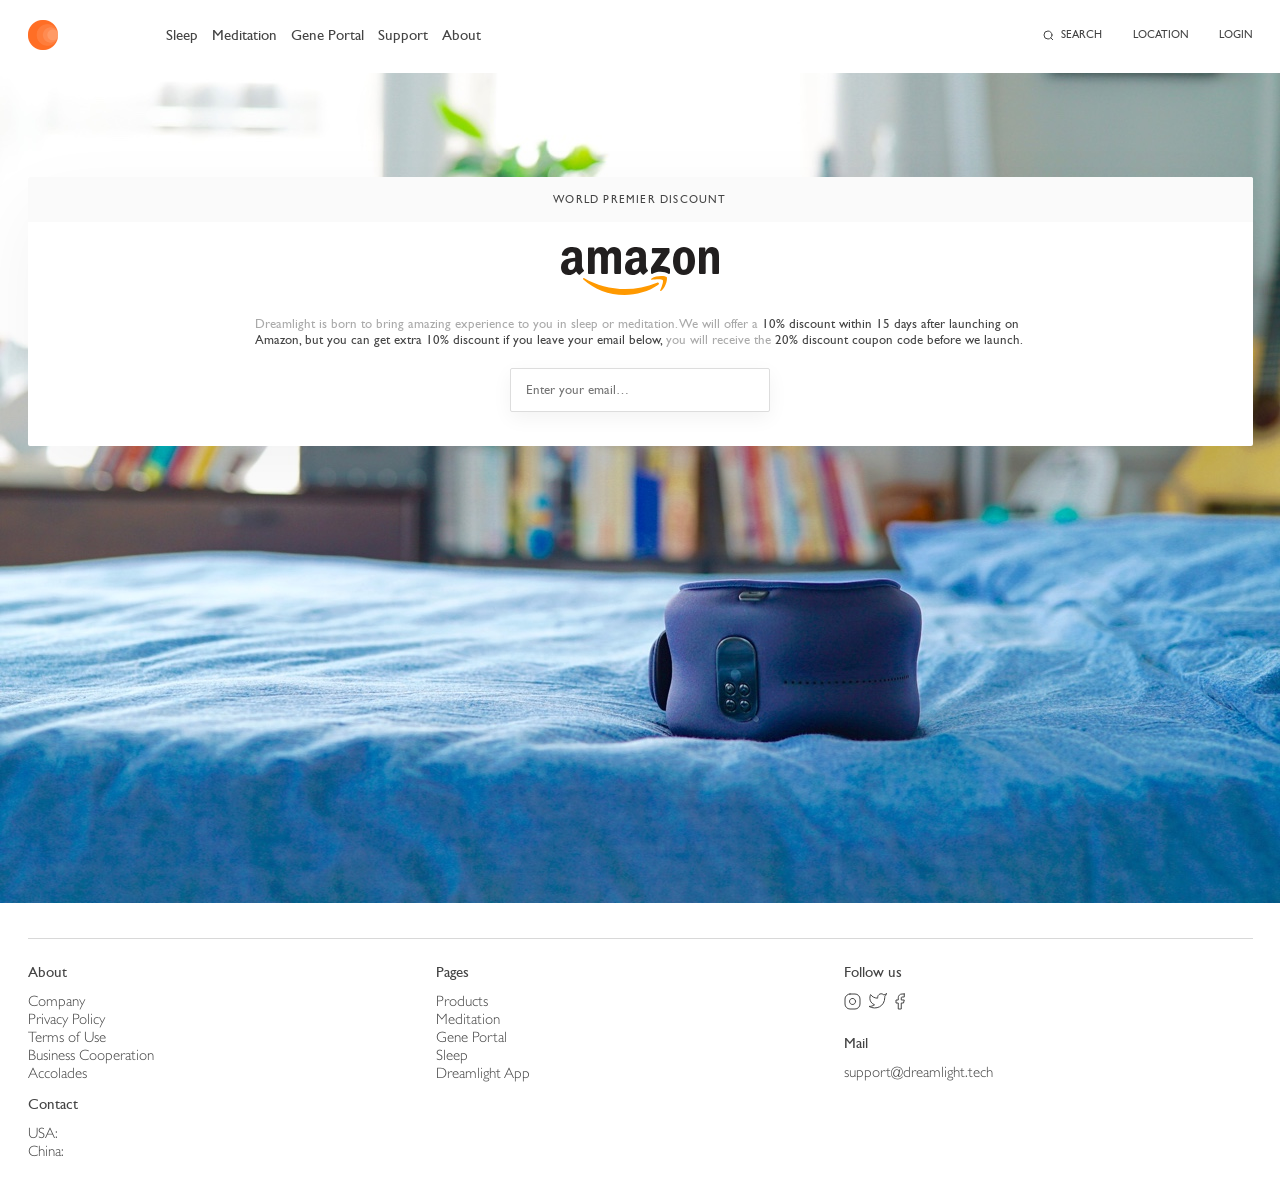
<file: inner4.html>
<!doctype html>
<html>
<head>
<meta charset="utf-8">
<meta name="viewport" content="width=device-width, initial-scale=1.0">
<title>Dream Light</title>

<!-- SET: FAVICON -->
<link rel="shortcut icon" type="image/x-icon" href="images/favicon.png">
<!-- END: FAVICON -->

<!-- SET: STYLESHEET -->
<link href="css/style.css" rel="stylesheet" type="text/css" media="all">
<link href="css/flexslider.css" rel="stylesheet" type="text/css">
<link href="css/customSelectBox.css" rel="stylesheet" type="text/css">
<link href="https://fonts.googleapis.com/css?family=Open+Sans:400,600" rel="stylesheet">
<link href="css/responsive.css" rel="stylesheet" type="text/css">
<!-- END: STYLESHEET -->

</head>

<body>

<!-- wrapper starts -->
<div class="wrapper">
	
	<!-- Header Starts -->
    <header class="header header2">  
		<div class="container">
			<div class="logo">
				<a href="inner4.html#"><img src="images/logo.svg" alt=""></a>
			</div>
			<div id="nav-icon3" class="mobile_menubtn">
				<span></span>
				<span></span>
				<span></span>
				<span></span>
			</div>
			<div class="mainnav">
				<nav>
					<ul>
						<li><a href="inner4.html#">Sleep</a></li>
						<li><a href="inner4.html#">Meditation</a></li>
						<li><a href="inner4.html#">Gene Portal</a></li>
						<li><a href="inner4.html#">Support</a></li>
						<li><a href="inner4.html#">About</a></li>
					</ul>
					<div class="clear"></div>
				</nav>
			</div>
			<div class="right_box">
				<div class="search_box">
					<form action="#" method="post">
						<input type="search" class="search-input" name="search" placeholder="SEARCH">
					</form>
				</div>
				<div class="side_links">
					<ul>
						<li><a href="inner4.html#">LOCATION</a></li>
						<li><a href="inner4.html#">LOGIN</a></li>
					</ul>
				</div>
			</div>
		</div>	
    </header>	
    <!-- Header ends -->
	
	<section class="product_discount_wrapper backbgbox parallax">
		<img src="images/amdisc.jpg" alt="" class="backbg">
		<div class="container">
			<div class="discount_box">
				<div class="title">
					<h3>WORLD PREMIER DISCOUNT</h3>
				</div>
				<div class="content">
					<figure>
						<img src="images/amazon_logo.svg" alt="">
					</figure>
					<p><span>Dreamlight is born to bring amazing experience to you in sleep or meditation. We will offer a</span> 10% discount within 15 days after launching on Amazon, but you can get extra 10% discount if you leave your email below, <span>you will receive the</span> 20% discount coupon code before we launch.</p>
					<div class="disc_input">
						<form action="#" method="post">
							<input type="email" class="subsc_input" placeholder="Enter your email…">
						</form>
					</div>
				</div>
			</div>	
		</div>
	</section>
	
    <!-- footer starts -->
    <footer class="footer">
		<div class="container">
			<div class="footer_content">
				<div class="footer_box">
					<div class="footer_links">
						<h5>About</h5>
						<ul>
							<li><a href="inner4.html#">Company</a></li>
							<li><a href="inner4.html#">Privacy Policy</a></li>
							<li><a href="inner4.html#">Terms of Use</a></li>
							<li><a href="inner4.html#">Business Cooperation</a></li>
							<li><a href="inner4.html#">Accolades</a></li>
						</ul>
					</div>
					<div class="footer_links">
						<h5>Contact</h5>
						<ul>
							<li><a href="inner4.html#">USA:</a></li>
							<li><a href="inner4.html#">China:</a></li>
						</ul>
					</div>
				</div>
				<div class="footer_box">
					<div class="footer_links">
						<h5>Pages</h5>
						<ul>
							<li><a href="inner4.html#">Products</a></li>
							<li><a href="inner4.html#">Meditation</a></li>
							<li><a href="inner4.html#">Gene Portal</a></li>
							<li><a href="inner4.html#">Sleep</a></li>
							<li><a href="inner4.html#">Dreamlight App</a></li>
						</ul>
					</div>
				</div>
				<div class="footer_box">
					<div class="social_links">
						<h5>Follow us</h5>
						<ul>
							<li><a href="inner4.html#"><img src="images/insta.svg" alt=""></a></li>
							<li><a href="inner4.html#"><img src="images/twitter.svg" alt=""></a></li>
							<li><a href="inner4.html#"><img src="images/fb.svg" alt=""></a></li>
						</ul>
						<div class="clear"></div>
					</div>
					<div class="footer_links">
						<h5>Mail</h5>
						<ul>
							<li><a href="mailto:support@dreamlight.tech">support@dreamlight.tech</a></li>
						</ul>
					</div>
				</div>
			</div>
		</div>
    </footer>
    <!-- footer ends -->
    
</div>
<!-- wrapper ends -->
	
<!-- SET: SCRIPTS -->
<script src="js/jquery.min.js"></script>
<script src="js/jquery.easing.1.3.js"></script>
<script src="js/jquery.hoverIntent.minified.js"></script>
<script src="js/jquery.matchHeight-min.js"></script>
<script src="js/ScrollMagic.min.js"></script>
<script src="js/debug.addIndicators.min.js"></script>
<script src="js/jquery.flexslider-min.js"></script>
<script src="js/SelectBox.js"></script>
<script src="js/custom.js"></script>
<script>
$(function(){
	
}); // end document ready
</script>
<!-- END: SCRIPTS -->

</body>
</html>
</file>
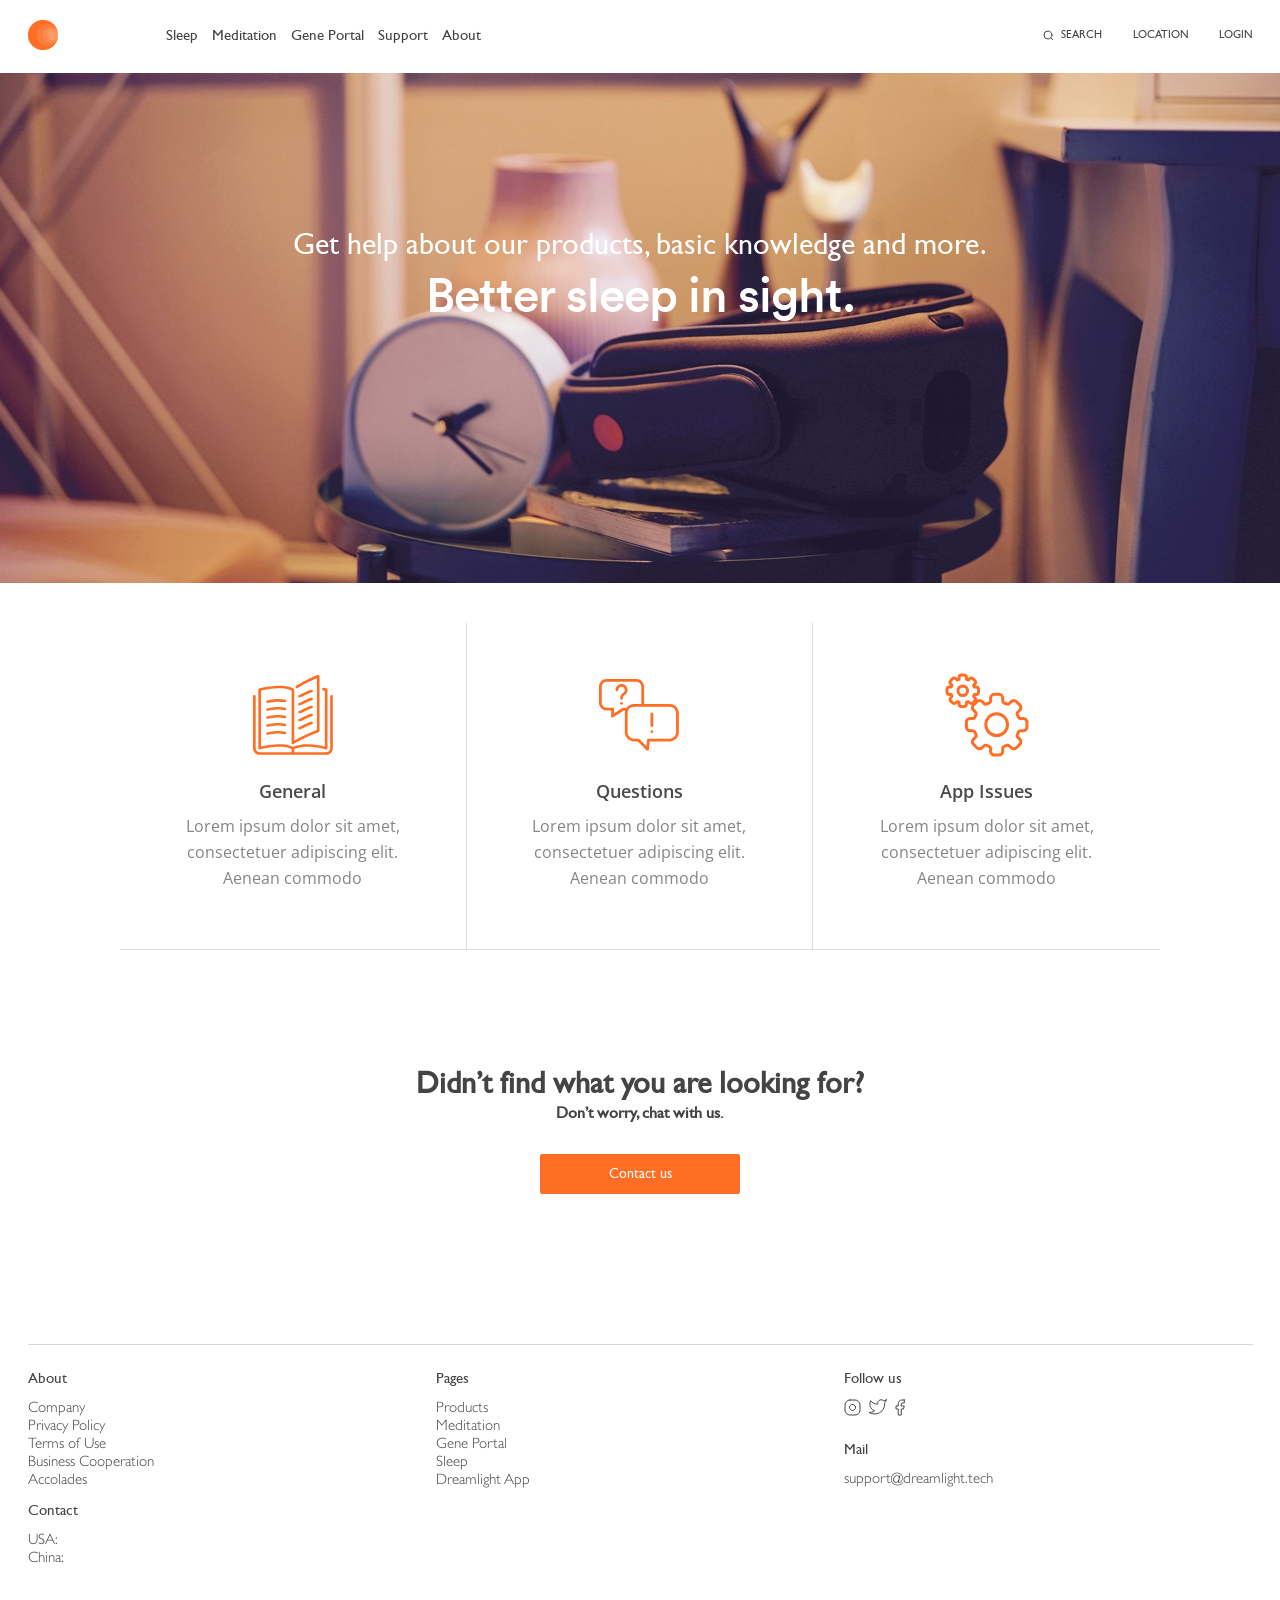
<file: inner5.html>
<!doctype html>
<html>
<head>
<meta charset="utf-8">
<meta name="viewport" content="width=device-width, initial-scale=1.0">
<title>Dream Light</title>

<!-- SET: FAVICON -->
<link rel="shortcut icon" type="image/x-icon" href="images/favicon.png">
<!-- END: FAVICON -->

<!-- SET: STYLESHEET -->
<link href="css/style.css" rel="stylesheet" type="text/css" media="all">
<link href="css/flexslider.css" rel="stylesheet" type="text/css">
<link href="css/customSelectBox.css" rel="stylesheet" type="text/css">
<link href="https://fonts.googleapis.com/css?family=Open+Sans:400,600" rel="stylesheet">
<link href="css/responsive.css" rel="stylesheet" type="text/css">
<!-- END: STYLESHEET -->

</head>

<body>

<!-- wrapper starts -->
<div class="wrapper">
	
	<!-- Header Starts -->
    <header class="header header2">  
		<div class="container">
			<div class="logo">
				<a href="inner5.html#"><img src="images/logo.svg" alt=""></a>
			</div>
			<div id="nav-icon3" class="mobile_menubtn">
				<span></span>
				<span></span>
				<span></span>
				<span></span>
			</div>
			<div class="mainnav">
				<nav>
					<ul>
						<li><a href="inner5.html#">Sleep</a></li>
						<li><a href="inner5.html#">Meditation</a></li>
						<li><a href="inner5.html#">Gene Portal</a></li>
						<li><a href="inner5.html#">Support</a></li>
						<li><a href="inner5.html#">About</a></li>
					</ul>
					<div class="clear"></div>
				</nav>
			</div>
			<div class="right_box">
				<div class="search_box">
					<form action="#" method="post">
						<input type="search" class="search-input" name="search" placeholder="SEARCH">
					</form>
				</div>
				<div class="side_links">
					<ul>
						<li><a href="inner5.html#">LOCATION</a></li>
						<li><a href="inner5.html#">LOGIN</a></li>
					</ul>
				</div>
			</div>
		</div>	
    </header>	
    <!-- Header ends -->
	
	<section class="inner_hero backbgbox">
		<img src="images/supphero.jpg" alt="" class="backbg">
		<div class="container">
			<div class="inner_hero_caption text-center">
				<p>Get help about our products, basic knowledge and more.</p>
				<h1>Better sleep in sight.</h1>
			</div>
		</div>
	</section>
	
	<div class="container">
		<main class="main_content">
			<section class="support_features text-center">
				<ul>
					<li class="smheight">
						<figure>
							<img src="images/spicon1.svg" alt="">
						</figure>
						<h4>General</h4>
						<p>Lorem ipsum dolor sit amet, consectetuer adipiscing elit. Aenean commodo</p>
					</li>
					<li class="smheight">
						<figure>
							<img src="images/spicon2.svg" alt="">
						</figure>
						<h4>Questions</h4>
						<p>Lorem ipsum dolor sit amet, consectetuer adipiscing elit. Aenean commodo</p>
					</li>
					<li class="smheight">
						<figure>
							<img src="images/spicon3.svg" alt="">
						</figure>
						<h4>App Issues</h4>
						<p>Lorem ipsum dolor sit amet, consectetuer adipiscing elit. Aenean commodo</p>
					</li>
				</ul>
				<div class="clear"></div>
			</section>

			<section class="contact_us text-center">
				<h2>Didn’t find what you are looking for?</h2>	
				<p>Don’t worry, chat with us.</p>
				<a href="inner5.html#" class="btn-sm btn-warning">Contact us</a>
			</section>

		</main>
	</div>
	
    <!-- footer starts -->
    <footer class="footer">
		<div class="container">
			<div class="footer_content">
				<div class="footer_box">
					<div class="footer_links">
						<h5>About</h5>
						<ul>
							<li><a href="inner5.html#">Company</a></li>
							<li><a href="inner5.html#">Privacy Policy</a></li>
							<li><a href="inner5.html#">Terms of Use</a></li>
							<li><a href="inner5.html#">Business Cooperation</a></li>
							<li><a href="inner5.html#">Accolades</a></li>
						</ul>
					</div>
					<div class="footer_links">
						<h5>Contact</h5>
						<ul>
							<li><a href="inner5.html#">USA:</a></li>
							<li><a href="inner5.html#">China:</a></li>
						</ul>
					</div>
				</div>
				<div class="footer_box">
					<div class="footer_links">
						<h5>Pages</h5>
						<ul>
							<li><a href="inner5.html#">Products</a></li>
							<li><a href="inner5.html#">Meditation</a></li>
							<li><a href="inner5.html#">Gene Portal</a></li>
							<li><a href="inner5.html#">Sleep</a></li>
							<li><a href="inner5.html#">Dreamlight App</a></li>
						</ul>
					</div>
				</div>
				<div class="footer_box">
					<div class="social_links">
						<h5>Follow us</h5>
						<ul>
							<li><a href="inner5.html#"><img src="images/insta.svg" alt=""></a></li>
							<li><a href="inner5.html#"><img src="images/twitter.svg" alt=""></a></li>
							<li><a href="inner5.html#"><img src="images/fb.svg" alt=""></a></li>
						</ul>
						<div class="clear"></div>
					</div>
					<div class="footer_links">
						<h5>Mail</h5>
						<ul>
							<li><a href="mailto:support@dreamlight.tech">support@dreamlight.tech</a></li>
						</ul>
					</div>
				</div>
			</div>
		</div>
    </footer>
    <!-- footer ends -->
    
</div>
<!-- wrapper ends -->
	
<!-- SET: SCRIPTS -->
<script src="js/jquery.min.js"></script>
<script src="js/jquery.easing.1.3.js"></script>
<script src="js/jquery.hoverIntent.minified.js"></script>
<script src="js/jquery.matchHeight-min.js"></script>
<script src="js/ScrollMagic.min.js"></script>
<script src="js/debug.addIndicators.min.js"></script>
<script src="js/jquery.flexslider-min.js"></script>
<script src="js/SelectBox.js"></script>
<script src="js/custom.js"></script>
<script>
$(function(){
	
}); // end document ready
</script>
<!-- END: SCRIPTS -->

</body>
</html>
</file>
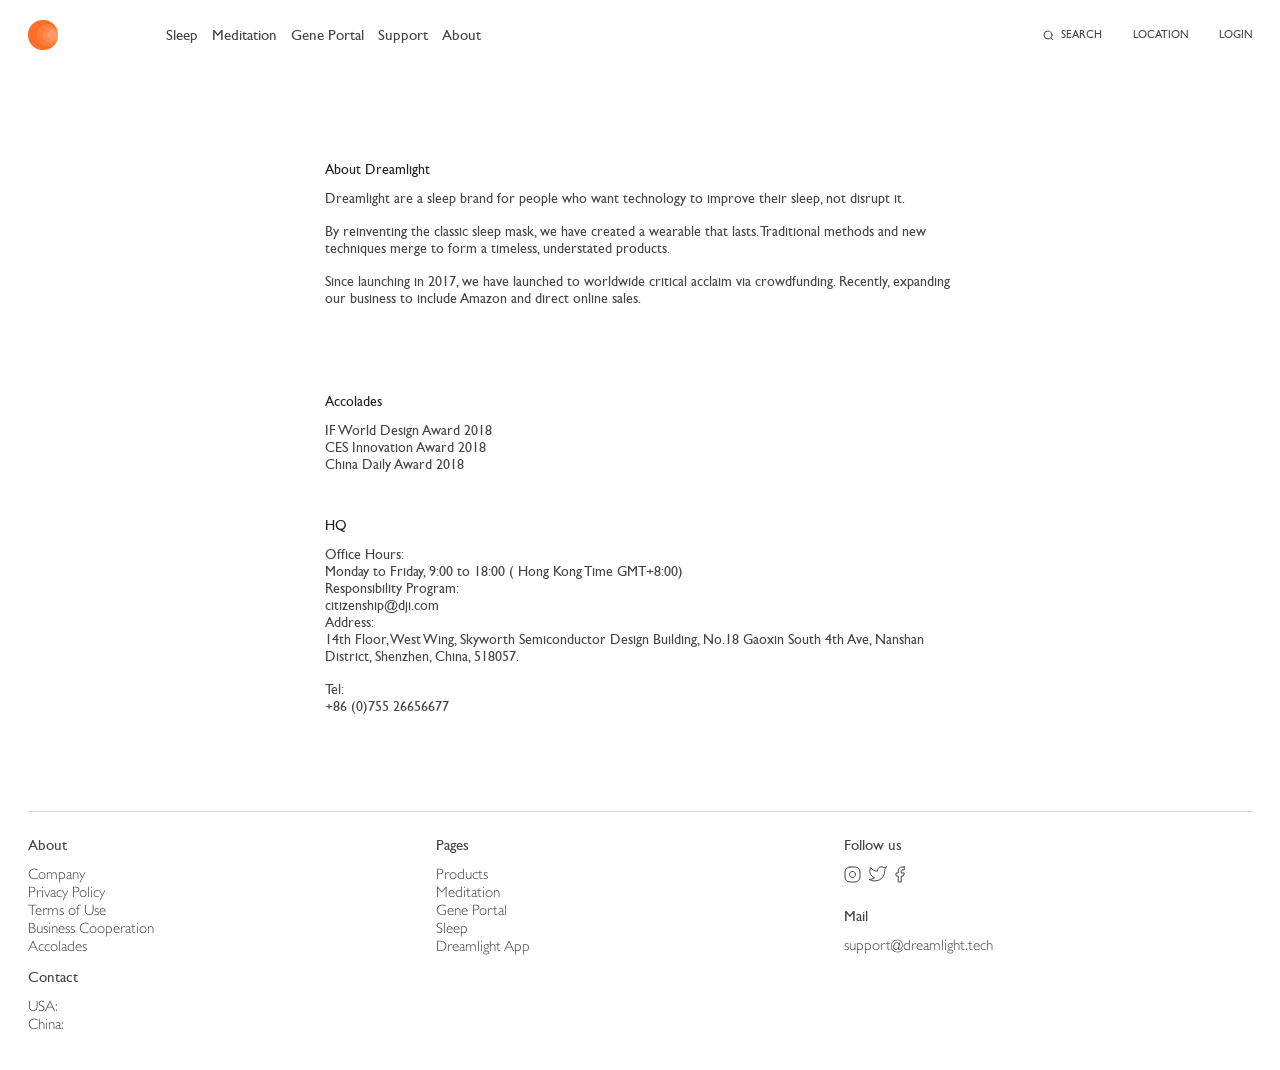
<file: inner6.html>
<!doctype html>
<html>
<head>
<meta charset="utf-8">
<meta name="viewport" content="width=device-width, initial-scale=1.0">
<title>Dream Light</title>

<!-- SET: FAVICON -->
<link rel="shortcut icon" type="image/x-icon" href="images/favicon.png">
<!-- END: FAVICON -->

<!-- SET: STYLESHEET -->
<link href="css/style.css" rel="stylesheet" type="text/css" media="all">
<link href="css/flexslider.css" rel="stylesheet" type="text/css">
<link href="css/customSelectBox.css" rel="stylesheet" type="text/css">
<link href="https://fonts.googleapis.com/css?family=Open+Sans:400,600" rel="stylesheet">
<link href="css/responsive.css" rel="stylesheet" type="text/css">
<!-- END: STYLESHEET -->

</head>

<body>

<!-- wrapper starts -->
<div class="wrapper">
	
	<!-- Header Starts -->
    <header class="header header2">  
		<div class="container">
			<div class="logo">
				<a href="inner6.html#"><img src="images/logo.svg" alt=""></a>
			</div>
			<div id="nav-icon3" class="mobile_menubtn">
				<span></span>
				<span></span>
				<span></span>
				<span></span>
			</div>
			<div class="mainnav">
				<nav>
					<ul>
						<li><a href="inner6.html#">Sleep</a></li>
						<li><a href="inner6.html#">Meditation</a></li>
						<li><a href="inner6.html#">Gene Portal</a></li>
						<li><a href="inner6.html#">Support</a></li>
						<li><a href="inner6.html#">About</a></li>
					</ul>
					<div class="clear"></div>
				</nav>
			</div>
			<div class="right_box">
				<div class="search_box">
					<form action="#" method="post">
						<input type="search" class="search-input" name="search" placeholder="SEARCH">
					</form>
				</div>
				<div class="side_links">
					<ul>
						<li><a href="inner6.html#">LOCATION</a></li>
						<li><a href="inner6.html#">LOGIN</a></li>
					</ul>
				</div>
			</div>
		</div>	
    </header>	
    <!-- Header ends -->
	
	<div class="container">
		<main class="main_content">
			<div class="about_page">
				<article>
					<h3>About Dreamlight</h3>
					<p>Dreamlight are a sleep brand for people who want technology to improve their sleep, not disrupt it.</p>
					<p>By reinventing the classic sleep mask, we have created a wearable that lasts. Traditional methods and new techniques merge to form a timeless, understated products.</p>
					<p>Since launching in 2017, we have launched to worldwide critical acclaim via crowdfunding. Recently, expanding our business to include Amazon and direct online sales.</p>
				</article>
				<div class="accolades">
					<h3>Accolades</h3>
					<ul>
						<li><a href="inner6.html#">IF World Design Award 2018</a></li>
						<li><a href="inner6.html#">CES Innovation Award 2018</a></li>
						<li><a href="inner6.html#">China Daily Award 2018</a></li>
					</ul>
				</div>
				<div class="hq">
					<div class="content">
						<h3>HQ</h3>
						<h6>Office Hours:</h6>
						<p>Monday to Friday, 9:00 to 18:00 ( Hong Kong Time GMT+8:00)</p>
						<h6>Responsibility Program:</h6>
						<p><a href="mailto:citizenship@dji.com">citizenship@dji.com</a></p>
						<h6>Address:</h6>
						<p>14th Floor, West Wing, Skyworth Semiconductor Design Building, No.18 Gaoxin South 4th Ave, Nanshan District, Shenzhen, China, 518057.</p>
					</div>
					<div class="content">
						<h6>Tel:</h6>
						<p>+86 (0)755 26656677</p>
					</div>
				</div>
			</div>
		</main>
	</div>

    <!-- footer starts -->
    <footer class="footer">
		<div class="container">
			<div class="footer_content">
				<div class="footer_box">
					<div class="footer_links">
						<h5>About</h5>
						<ul>
							<li><a href="inner6.html#">Company</a></li>
							<li><a href="inner6.html#">Privacy Policy</a></li>
							<li><a href="inner6.html#">Terms of Use</a></li>
							<li><a href="inner6.html#">Business Cooperation</a></li>
							<li><a href="inner6.html#">Accolades</a></li>
						</ul>
					</div>
					<div class="footer_links">
						<h5>Contact</h5>
						<ul>
							<li><a href="inner6.html#">USA:</a></li>
							<li><a href="inner6.html#">China:</a></li>
						</ul>
					</div>
				</div>
				<div class="footer_box">
					<div class="footer_links">
						<h5>Pages</h5>
						<ul>
							<li><a href="inner6.html#">Products</a></li>
							<li><a href="inner6.html#">Meditation</a></li>
							<li><a href="inner6.html#">Gene Portal</a></li>
							<li><a href="inner6.html#">Sleep</a></li>
							<li><a href="inner6.html#">Dreamlight App</a></li>
						</ul>
					</div>
				</div>
				<div class="footer_box">
					<div class="social_links">
						<h5>Follow us</h5>
						<ul>
							<li><a href="inner6.html#"><img src="images/insta.svg" alt=""></a></li>
							<li><a href="inner6.html#"><img src="images/twitter.svg" alt=""></a></li>
							<li><a href="inner6.html#"><img src="images/fb.svg" alt=""></a></li>
						</ul>
						<div class="clear"></div>
					</div>
					<div class="footer_links">
						<h5>Mail</h5>
						<ul>
							<li><a href="mailto:support@dreamlight.tech">support@dreamlight.tech</a></li>
						</ul>
					</div>
				</div>
			</div>
		</div>
    </footer>
    <!-- footer ends -->
    
</div>
<!-- wrapper ends -->
	
<!-- SET: SCRIPTS -->
<script src="js/jquery.min.js"></script>
<script src="js/jquery.easing.1.3.js"></script>
<script src="js/jquery.hoverIntent.minified.js"></script>
<script src="js/jquery.matchHeight-min.js"></script>
<script src="js/ScrollMagic.min.js"></script>
<script src="js/debug.addIndicators.min.js"></script>
<script src="js/jquery.flexslider-min.js"></script>
<script src="js/SelectBox.js"></script>
<script src="js/custom.js"></script>
<script>
$(function(){
	
}); // end document ready
</script>
<!-- END: SCRIPTS -->

</body>
</html>
</file>
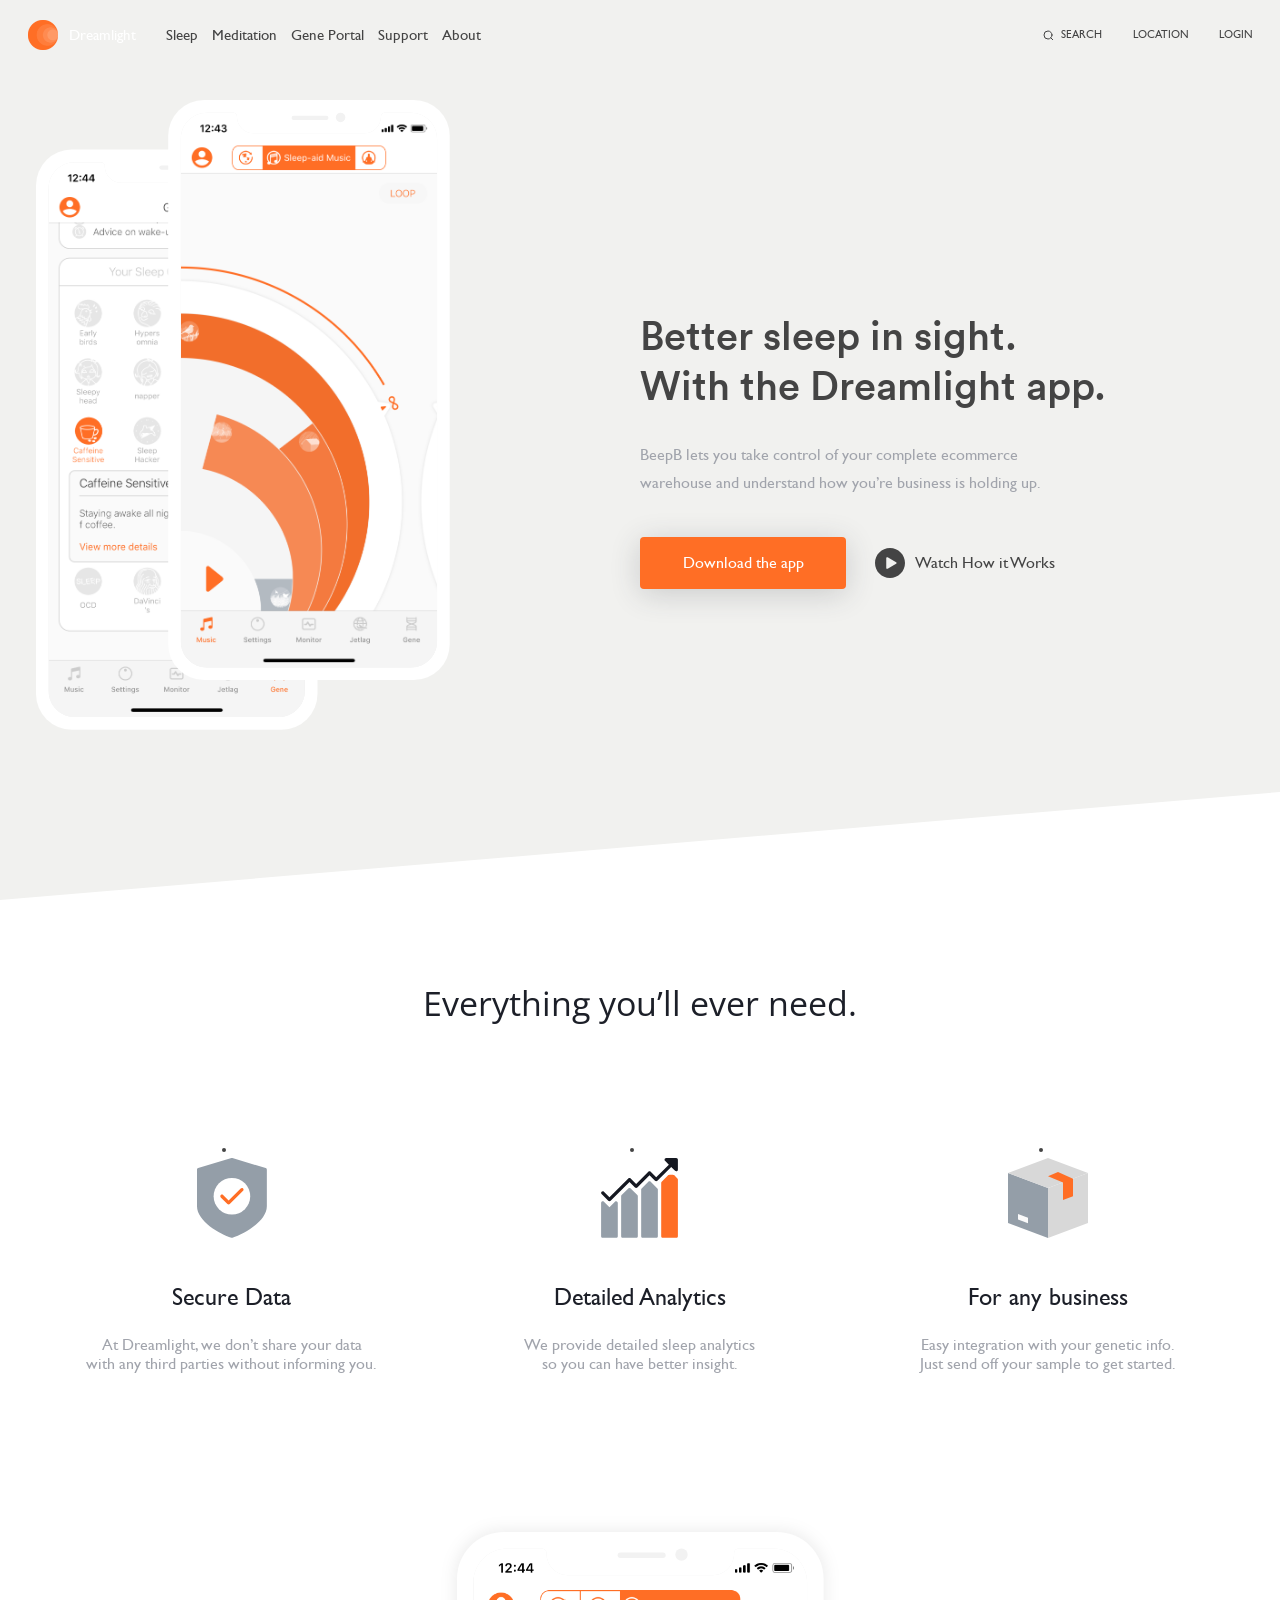
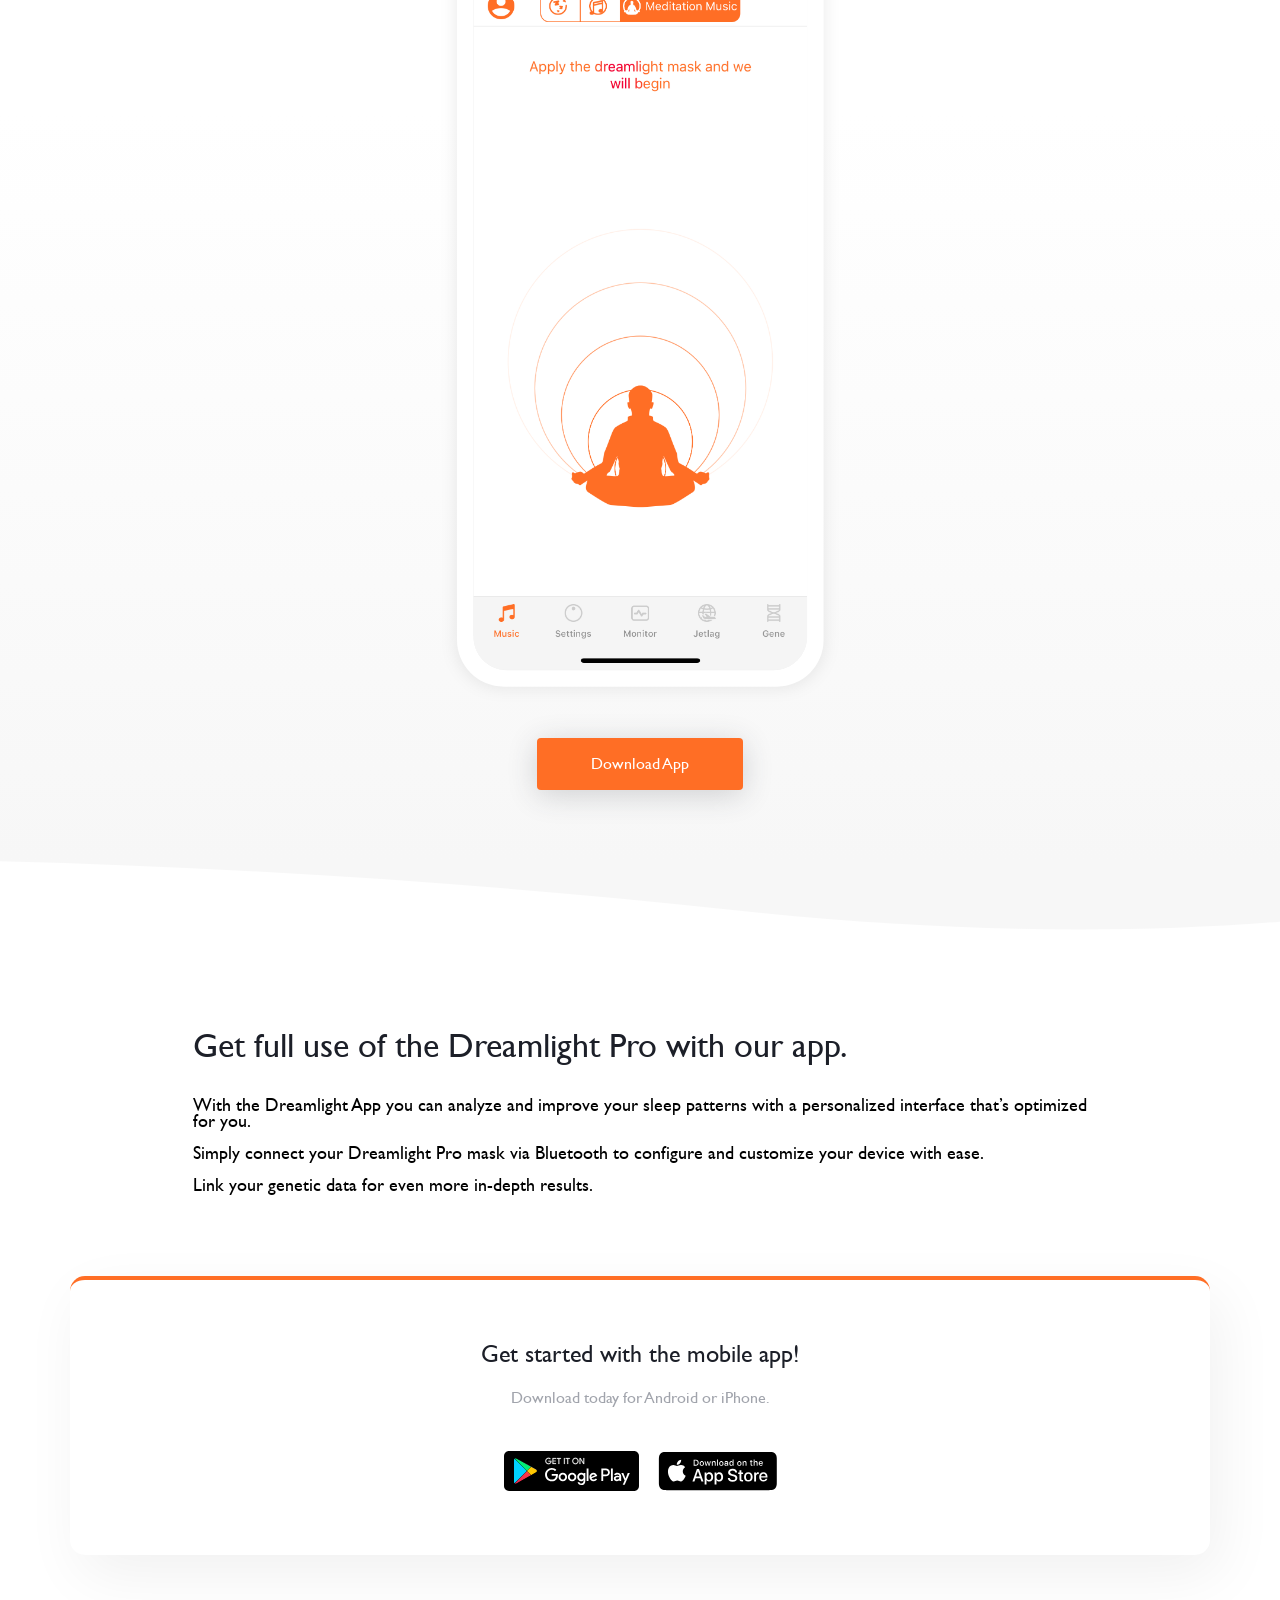
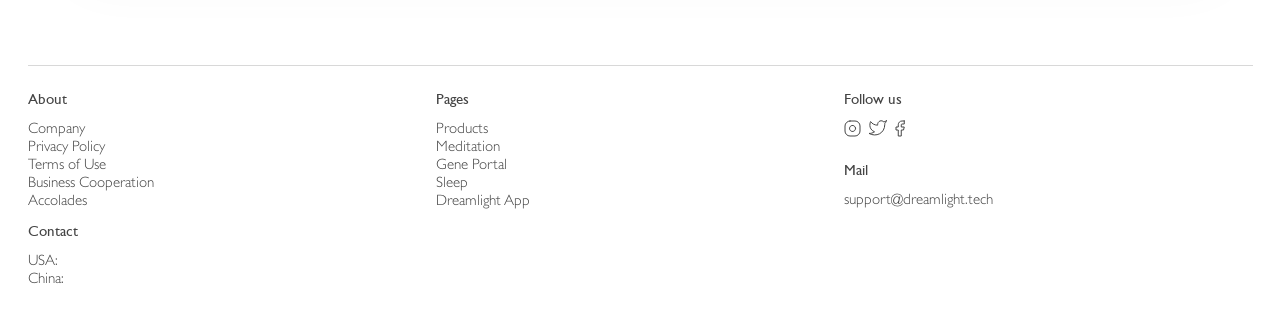
<file: inner7.html>
<!doctype html>
<html>
<head>
<meta charset="utf-8">
<meta name="viewport" content="width=device-width, initial-scale=1.0">
<title>Dream Light</title>

<!-- SET: FAVICON -->
<link rel="shortcut icon" type="image/x-icon" href="images/favicon.png">
<!-- END: FAVICON -->

<!-- SET: STYLESHEET -->
<link href="css/style.css" rel="stylesheet" type="text/css" media="all">
<link href="css/flexslider.css" rel="stylesheet" type="text/css">
<link href="css/customSelectBox.css" rel="stylesheet" type="text/css">
<link href="https://fonts.googleapis.com/css?family=Open+Sans:400,600" rel="stylesheet">
<link href="css/responsive.css" rel="stylesheet" type="text/css">
<!-- END: STYLESHEET -->

</head>

<body>

<!-- wrapper starts -->
<div class="wrapper">
	
	<!-- Header Starts -->
    <header class="header header2 header3">  
		<div class="container">
			<div class="logo">
				<a href="inner7.html#"><img src="images/logo.svg" alt=""></a>
			</div>
			<div id="nav-icon3" class="mobile_menubtn">
				<span></span>
				<span></span>
				<span></span>
				<span></span>
			</div>
			<div class="mainnav">
				<nav>
					<ul>
						<li><a href="inner7.html#">Sleep</a></li>
						<li><a href="inner7.html#">Meditation</a></li>
						<li><a href="inner7.html#">Gene Portal</a></li>
						<li><a href="inner7.html#">Support</a></li>
						<li><a href="inner7.html#">About</a></li>
					</ul>
					<div class="clear"></div>
				</nav>
			</div>
			<div class="right_box">
				<div class="search_box">
					<form action="#" method="post">
						<input type="search" class="search-input" name="search" placeholder="SEARCH">
					</form>
				</div>
				<div class="side_links">
					<ul>
						<li><a href="inner7.html#">LOCATION</a></li>
						<li><a href="inner7.html#">LOGIN</a></li>
					</ul>
				</div>
			</div>
		</div>	
    </header>	
    <!-- Header ends -->
	
	<section class="app_page_hero">
		<div class="container">
			<figure class="half_box smheight">
				<img src="images/mobgroup.svg" alt="">	
			</figure>
			<div class="app_hero_info half_box smheight">
				<div class="app_hero_content">
					<h1>Better sleep in sight. <br>With the Dreamlight app.</h1>
					<p>BeepB lets you take control of your complete ecommerce <br>warehouse and understand how you’re business is holding up.</p>
					<div class="btn_box">
						<a href="inner7.html#" class="btn-lg btn-warning">Download the app</a> 
						<a href="inner7.html#" class="play_link">Watch How it Works</a>
					</div>
				</div>
			</div>
			<div class="clear"></div>
		</div>
	</section>
	
	<section class="feature_box">
		<div class="container text-center">
			<h2>Everything you’ll ever need.</h2>
			<ul>
				<li>
					<figure>
						<img src="images/nicon1.svg" alt="">
					</figure>
					<h4>Secure Data</h4>
					<p>At Dreamlight, we don’t share your data <br>with any third parties without informing you.</p>
				</li>
				<li>
					<figure>
						<img src="images/nicon2.svg" alt="">
					</figure>
					<h4>Detailed Analytics</h4>
					<p>We provide detailed sleep analytics <br>so you can have better insight.</p>
				</li>
				<li>
					<figure>
						<img src="images/nicon3.svg" alt="">
					</figure>
					<h4>For any business</h4>
					<p>Easy integration with your genetic info. <br>Just send off your sample to get started.</p>
				</li>
			</ul>
		</div>
	</section>
	
	<section class="download_app_section">
		<div class="container text-center">
			<figure>
				<img src="images/mobsingle.svg" alt="">
			</figure>
			<a href="inner7.html#" class="btn-lg btn-warning">Download App</a>
		</div>
	</section>
	
	<section class="app_info">
		<div class="container">
			<div class="content_info">
				<h3>Get full use of the Dreamlight Pro with our app.</h3>
				<p>With the Dreamlight App you can analyze and improve your sleep patterns with a personalized interface that’s optimized for you.</p>
				<p>Simply connect your Dreamlight Pro mask via Bluetooth to configure and customize your device with ease.</p>
				<p>Link your genetic data for even more in-depth results.</p>
			</div>
			<div class="get_app text-center">
				<h4>Get started with the mobile app!</h4>
				<p>Download today for Android or iPhone.</p>
				<ul>
					<li><a href="inner7.html#"><img src="images/gplay2.svg" alt=""></a></li>
					<li><a href="inner7.html#"><img src="images/appstore2.svg" alt=""></a></li>
				</ul>
			</div>
		</div>
	</section>

    <!-- footer starts -->
    <footer class="footer">
		<div class="container">
			<div class="footer_content">
				<div class="footer_box">
					<div class="footer_links">
						<h5>About</h5>
						<ul>
							<li><a href="inner7.html#">Company</a></li>
							<li><a href="inner7.html#">Privacy Policy</a></li>
							<li><a href="inner7.html#">Terms of Use</a></li>
							<li><a href="inner7.html#">Business Cooperation</a></li>
							<li><a href="inner7.html#">Accolades</a></li>
						</ul>
					</div>
					<div class="footer_links">
						<h5>Contact</h5>
						<ul>
							<li><a href="inner7.html#">USA:</a></li>
							<li><a href="inner7.html#">China:</a></li>
						</ul>
					</div>
				</div>
				<div class="footer_box">
					<div class="footer_links">
						<h5>Pages</h5>
						<ul>
							<li><a href="inner7.html#">Products</a></li>
							<li><a href="inner7.html#">Meditation</a></li>
							<li><a href="inner7.html#">Gene Portal</a></li>
							<li><a href="inner7.html#">Sleep</a></li>
							<li><a href="inner7.html#">Dreamlight App</a></li>
						</ul>
					</div>
				</div>
				<div class="footer_box">
					<div class="social_links">
						<h5>Follow us</h5>
						<ul>
							<li><a href="inner7.html#"><img src="images/insta.svg" alt=""></a></li>
							<li><a href="inner7.html#"><img src="images/twitter.svg" alt=""></a></li>
							<li><a href="inner7.html#"><img src="images/fb.svg" alt=""></a></li>
						</ul>
						<div class="clear"></div>
					</div>
					<div class="footer_links">
						<h5>Mail</h5>
						<ul>
							<li><a href="mailto:support@dreamlight.tech">support@dreamlight.tech</a></li>
						</ul>
					</div>
				</div>
			</div>
		</div>
    </footer>
    <!-- footer ends -->
    
</div>
<!-- wrapper ends -->
	
<!-- SET: SCRIPTS -->
<script src="js/jquery.min.js"></script>
<script src="js/jquery.easing.1.3.js"></script>
<script src="js/jquery.hoverIntent.minified.js"></script>
<script src="js/jquery.matchHeight-min.js"></script>
<script src="js/ScrollMagic.min.js"></script>
<script src="js/debug.addIndicators.min.js"></script>
<script src="js/jquery.flexslider-min.js"></script>
<script src="js/SelectBox.js"></script>
<script src="js/custom.js"></script>
<script>
$(function(){
	
}); // end document ready
</script>
<!-- END: SCRIPTS -->

</body>
</html>
</file>
<file: css/style.css>
/*====================================== reset.css is here ========================================*/
body,div,dl,dt,dd,ul,ol,li,h1,h2,h3,h4,h5,h6,pre,form,fieldset,input,textarea,p,blockquote,th,td { margin:0; padding:0;}
table {	border-collapse:collapse; border-spacing:0;}
fieldset,img { border:0; }
address,caption,cite,code,dfn,em,strong,th,var {font-style:normal; font-weight:normal;}
ol,ul { list-style:none;}
caption,th {text-align:left;}
h1,h2,h3,h4,h5,h6 {	font-size:100%;	font-weight:bold;}
q:before,q:after {content:'';}
abbr,acronym { border:0;}
.clear{clear:both; font-size:0px;line-height:0px;}
/**************************************************************************************/
a											{color:#000; text-decoration:none; outline:0 none;}
a:hover										{color:#000;  text-decoration:none;}
h1											{font-size:24px;}
h2											{font-size:22px;}
h3											{font-size:18px;}
h4											{font-size:16px;}
h5											{font-size:14px;}
h6											{font-size:12px;}
p												{font-size:calc(12px + 6 * ((100vw - 375px) / 1065));}
/*----------------------------------------------------------------------------------*/
html 											{}
body										{color:#b1b1b1; font-family:"Arial", Verdana, Tahoma; font-size:12px;}
.flt_Lt										{float:left; display:inline;}
.flt_Rt										{float:right; display:inline;}
/* ---------------------------------------------------------------------------------*/


/* ---------- layout ----------*/
* {
	box-sizing: border-box;
}
body {
	color: #444444;
	font-family: "Conv_GILLSANS";
}
.wrapper {
	margin: 0 auto;
	overflow: hidden;
}
.container {
	width: 1255px;
	margin: 0 auto;
	padding: 0 15px;
}

/*-------------------------------------------*/


@font-face {
    font-family: 'Conv_GILLSANS';
    src: url('../fonts/gillsans-webfont.eot');
    src: url('../fonts/gillsans-webfont-.eot#iefix') format('embedded-opentype'),
         url('../fonts/gillsans-webfont.woff2') format('woff2'),
         url('../fonts/gillsans-webfont.woff') format('woff'),
         url('../fonts/gillsans-webfont.ttf') format('truetype'),
         url('../fonts/gillsans-webfont.svg#Conv_GILLSANS') format('svg');
    font-weight: normal;
    font-style: normal;
}

@font-face {
	font-family: 'Conv_GillSans-Light';
	src: url('../fonts/GillSans-Light.eot');
	src: local('ÃƒÂ¢Ã‹Å“Ã‚Âº'), url('../fonts/GillSans-Light.woff') format('woff'), url('../fonts/GillSans-Light.ttf') format('truetype'), url('../fonts/GillSans-Light.svg') format('svg');
	font-weight: normal;
	font-style: normal;
}

@font-face {
    font-family: 'CircularMedium';
    src: url('../fonts/CircularMedium_1.eot');
    src: url('../fonts/CircularMedium_1.eot') format('embedded-opentype'),
         url('../fonts/CircularMedium_1.woff2') format('woff2'),
         url('../fonts/CircularMedium_1.woff') format('woff'),
         url('../fonts/CircularMedium_1.ttf') format('truetype'),
         url('../fonts/CircularMedium_1.svg#CircularMedium') format('svg');
}



/* --------- HEADER HERE ---------*/
.header {
	position: absolute;
	left: 0;
	top: 0;
	width: 100%;
	z-index: 9999;
	padding: 20px 0;
}
.header:after {
	display: block;
	content: "";
	clear: both;
}
.header2 {
	background: #ffffff;
	position: relative;
}
.logo {
	float: left;
	margin-right: 30px;
	display: flex;
}

.logo::after {
  content: "Dreamlight";
  float: right;
  text-align: right;
  vertical-align: middle;
  margin-left: 11px;
  color: #ffffff;
  font-size: 15px;
  font-family: 'Conv_GILLSANS';
  font-weight: normal;
  line-height: 30px;
}

.logoalt::after {
  color: #999 !important;
}

.logo a {
	display: block;
	outline: none !important;
}
.logo img {
	max-width: 100%;
}
.right_box {
	float: right;
}
.search_box {
	float: left;
}
.side_links {
	float: left;
}
.side_links ul {
	list-style: none;
	margin: 0;
	padding: 0;
}
.side_links ul li {
	float: left;
	margin-left: 30px;
}
.side_links ul li a {
	display: block;
	color: #ffffff;
	font-size: 11px;
	font-family: 'Conv_GILLSANS';
	font-weight: normal;
	line-height: 30px;
	text-decoration: none;
	text-transform: uppercase;
	transition: 0.2s ease-in;
}
.side_links ul li a:hover {
	color: #FF6E25;
}
.header2 .side_links ul li a {
	color: #444444;
}
.header2 .side_links ul li a:hover {
	color: #FF6E25;
}
.search-input {
	width: 80px;
	height: 30px;
	background: url('../images/searchicon.svg') no-repeat left center;
	border: none;
	border-radius: 0;
	box-shadow: none;
	-webkit-appearance: none;
	outline: none !important;
	color: #ffffff;
	font-size: 11px;
	font-family: 'Conv_GILLSANS';
	font-weight: normal;
	line-height: 30px;
	transition: width 0.4s ease-in;
	padding-left: 18px;
	position: relative;
	left: 20px;
}
.header2 .search-input {
	color: #444444;
	background: url('../images/searchicon_dark.svg') no-repeat left center;
}
.search-input::-webkit-input-placeholder { /* Chrome/Opera/Safari */
	color: #ffffff;
	opacity: 1;
}
.search-input::-moz-placeholder { /* Firefox 19+ */
	color: #ffffff;
	opacity: 1;
}
.search-input:-ms-input-placeholder { /* IE 10+ */
	color: #ffffff;
	opacity: 1;
}
.search-input:-moz-placeholder { /* Firefox 18- */
	color: #ffffff;
	opacity: 1;
}
.header2 .search-input::-webkit-input-placeholder { /* Chrome/Opera/Safari */
	color: #444444;
	opacity: 1;
}
.header2 .search-input::-moz-placeholder { /* Firefox 19+ */
	color: #444444;
	opacity: 1;
}
.header2 .search-input:-ms-input-placeholder { /* IE 10+ */
	color: #444444;
	opacity: 1;
}
.header2 .search-input:-moz-placeholder { /* Firefox 18- */
	color: #444444;
	opacity: 1;
}
.search_box.open .search-input {
	width: 120px;
}


/* ---------------------------------------------------------*/



/* --------- NAVIGATION HERE --------*/
.nav										{}
.nav ul										{}
.nav ul li									{}
.nav ul li a								{}
.nav ul li a span							{}
.nav ul li a:hover							{}
.mainnav {
	float: left;
}
.mainnav nav {

}
.mainnav nav ul {
	list-style: none;
	margin: 0;
	padding: 0;
}
.mainnav nav ul li {
	float: left;
	margin-right: 14px;
}
.mainnav nav ul li a {
	display: block;
	color: #ffffff;
	font-size: 15px;
	font-family: 'Conv_GILLSANS';
	font-weight: normal;
	line-height: 30px;
	text-decoration: none;
	transition: 0.2s ease-in;
	outline: none !important;
}
.mainnav nav ul li a:hover {
	color: #FF6E25;
}
.header2 .mainnav nav ul li a {
	color: #444444;
}
.header2 .mainnav nav ul li a:hover {
	color: #FF6E25;
}



/* ---------------------------------------------------------*/

/* ------- MAIN CONTENT HERE --------*/
.main_content {
	max-width: 1050px;
	margin: 0 auto;
}
.backbg {
	display: none;
}
.backbgbox {
	background-size: cover;
	background-position: center center;
}
.homehero {
	height: 80vh;
	min-height: 600px;
	position: relative;
	z-index: 80;
}
.homehero_caption {
	height: 100%;
	display: -webkit-box;
	display: -ms-flexbox;
	display: flex;
	-webkit-box-align: center;
	-ms-flex-align: center;
	align-items: center;
	-webkit-box-pack: center;
	-ms-flex-pack: center;
	justify-content: center;
	-webkit-box-orient: vertical;
  	-webkit-box-direction: normal;
    -ms-flex-direction: column;
    flex-direction: column;
	text-align: center;
}
.homehero_caption h1 {
	color: #ffffff;
	font-size: 48px;
	font-family: 'CircularMedium';
	font-weight: normal;
	line-height: normal;
	letter-spacing: -1px;
}
.homehero_caption h1 .oin {
	position: relative;
}
.homehero_caption h1 .oin:after {
	display: block;
	content: "";
	width: 31px;
	height: 18px;
	background: url('../images/Oval.svg') no-repeat center center;
	background-size: 100% auto;
	position: absolute;
	left: 92%;
	top: 92%;
}
.homehero_caption p {
	color: #ffffff;
	font-size: 24px;
	font-family: 'Conv_GILLSANS';
	font-weight: normal;
	line-height: normal;
	margin-bottom: 0;
}
.homehero_caption h1 + p {
	padding-top: 4px;
}
.highlight_products {
	position: relative;
	z-index: 80;
}
.highlight_products_list {
	margin: 0 -20px;
}
.highlight_products_list ul {
	list-style: none;
	margin: 0;
	padding: 0;
}
.highlight_products_list ul li {
	padding: 0 20px;
	float: left;
	width: 33.33%;
	margin-bottom: 30px;
}
.down_arrow {
	display: block;
	width: 40px;
	height: 40px;
	background: url('../images/downarrow.svg') no-repeat center center;
	position: absolute;
	bottom: 0;
	left: 50%;
	margin-left: -20px;
	transition: 0.2s ease-in;
	cursor: pointer;
	outline: none !important;
}
.down_arrow:hover {
	opacity: 0.8;
}
.product_box {
	text-align: center;
}
.highlight_products_list ul li figure {
	height: 204px;
	border: 1px solid #dddddd;
	border-radius: 8px;
	margin: 0;
	display: -webkit-box;
	display: -ms-flexbox;
	display: flex;
	-webkit-box-orient: vertical;
	-webkit-box-direction: normal;
	-ms-flex-direction: column;
	flex-direction: column;
	-webkit-box-align: center;
	-ms-flex-align: center;
	align-items: center;
	-webkit-box-pack: end;
	-ms-flex-pack: end;
	justify-content: flex-end;
	position: relative;
	margin-bottom: 12px;
}

:hover .product_box ul li figure {
		box-shadow: 0 8px 9px 4px rgba(0, 0, 0, 0.08);
		-webkit-transition: box-shadow 0.5s ease-in-out !important;
		-moz-transition: box-shadow 0.5s ease-in-out;
		-ms-transition: box-shadow 0.5s ease-in-out;
		-o-transition: box-shadow 0.5s ease-in-out !important;
		transition: box-shadow 0.5s ease-in-out !important;
		border-color: #fff;
	}

.highlight_products_list ul li figure > img {
	display: block;
	max-width: 90%;
	max-height: 90%;
}
.highlight_products {
	padding-top: 12px;
	padding-bottom: 20px;
}
.highlight_products_list ul li figure .prime {
	position: absolute;
	right: 15px;
	bottom: 20px;
}
.highlight_products_list ul li .info {
	padding: 0 45px;
	position: relative;
}
.highlight_products_list ul li .info h4 {
	color: #444444;
	font-size: 15px;
	font-family: 'Conv_GILLSANS';
	font-weight: normal;
	line-height: normal;
}
.highlight_products_list ul li .info .price {
	color: #8E8E8E;
	font-size: 15px;
	font-family: 'Conv_GILLSANS';
	font-weight: normal;
	line-height: normal;
	position: absolute;
	right: 0;
	top: 0;
}
.highlight_products_list ul li.featured figure {
	border: 1px solid rgba(0,0,0,0);
	box-shadow: 0 8px 9px 4px rgba(0, 0, 0, 0.08);
}
.dreamlight_box {
	background: #fafafa;
	padding-top: 40px;
}
.dreamlight_box h2 {
	color: #444444;
	font-size: 24px;
	font-family: 'Conv_GILLSANS';
	font-weight: normal;
	line-height: normal;
	position: relative;
	z-index: 80;
	text-align: left;
	position: absolute;
	top: 10px;
	left: 0;
	background: #fafafa;
	width: 380px;
}
.dreamlight_product {
	margin-top: -20px;
}
.dreamlight_product img {
	display: block;
	max-width: 100%;
	margin: 0 auto;
}
.feature_list {
	padding-top: 64px;
	padding-bottom: 45px;
	position: relative;
	background: #ffffff;
	z-index: 90;
}
.feature_list ul {

}
.feature_list ul li {
	padding-bottom: 100px;
}
.feature_list ul li:last-child {
	padding-bottom: 0;
}
.feature_list ul li:after {
	display: block;
	content: "";
	clear: both;
}
.feature_list ul li figure {
	display: block;
	width: 50%;
	height: 325px;
	float: left;
	margin: 0;
}
.feature_list ul li .content {
	float: right;
	width: 36%;
}
.feature_list ul li:nth-child(odd) figure {
	float: right;
}
.feature_list ul li:nth-child(odd) .content {
	float: left;
}
.feature_list ul li h3 {
	color: #444444;
	font-size: 24px;
	font-family: 'Conv_GILLSANS';
	font-weight: normal;
	line-height: normal;
	padding-bottom: 14px;
}
.feature_list ul li p {
	color: #444444;
	font-size: 13px;
	font-family: 'Conv_GILLSANS';
	font-weight: normal;
	line-height: normal;
	margin-bottom: 14px;
}
.btn {
	display: inline-block;
	height: 33px;
	background: #ffffff;
	border: 1px solid #e7e7e7;
	border-radius: 0;
	box-shadow: none;
	-webkit-appearance: none;
	outline: none !important;
	padding: 0 12px;
	color: #444444;
	font-size: 12px;
	font-family: 'Conv_GILLSANS';
	font-weight: normal;
	line-height: 31px;
	text-decoration: none;
	text-transform: uppercase;
	transition: 0.2s ease-in;
}
.btn:hover {
	background: #e7e7e7;
}
.feature_list ul li .btn {
	margin-top: 10px;
}
.partner_box {
	width: 920px;
	margin: 0 auto;
	position: relative;
	margin-top: -66px;
	z-index: 40;
}
.partner_box ul {
	list-style: none;
	margin: 0;
	padding: 0;
}
.partner_box ul li {
	width: 21.73%;
	float: left;
	margin-right: 4.34%;
	margin-bottom: 4.34%;
	background: #ffffff;
	box-shadow: 0 2px 11px 0 rgba(0, 0, 0, 0.06);
	border-radius: 2px;
	overflow: hidden;
	transition: 0.2s ease-in;
}
.partner_box ul li img {
	display: block;
	max-width: 100%;
}
.partner_box ul li:hover {
	box-shadow: 0 2px 16px 0 rgba(0, 0, 0, 0.1);
}
.partner_box ul li:nth-child(4n) {
	margin-right: 0;
}
.partner_box ul li a {
	height: 132px;
	background: #ffffff;
	display: -webkit-box;
	display: -ms-flexbox;
	display: flex;
	-webkit-box-orient: vertical;
	-webkit-box-direction: normal;
	-ms-flex-direction: column;
	flex-direction: column;
	-webkit-box-align: center;
	-ms-flex-align: center;
	align-items: center;
	-webkit-box-pack: center;
	-ms-flex-pack: center;
	justify-content: center;
}
.app_download_box {
	padding-bottom: 34px;
    position: relative;
    z-index: 80;
    background: #ffffff;
}
.half_box {
	width: 50%;
}
.app_download_box:after {
	display: block;
	content: "";
	clear: both;
}
.app_download_box h3 {
	color: #444444;
	font-size: 24px;
	font-family: 'Conv_GILLSANS';
	font-weight: normal;
	line-height: normal;
	padding-bottom: 14px;
}
.app_download_box p {
	color: #444444;
	font-size: calc(12px + 8 * ((100vw - 375px) / 1065));
	font-family: 'Conv_GILLSANS';
	font-weight: normal;
	line-height: normal;
	margin-bottom: 14px;
	max-width: 460px;
}
.app_link {

}
.app_link ul {
	list-style: none;
	margin: 0;
	padding: 0;
}
.app_link ul li {
	float: left;
	margin-right: 40px;
}
.app_link ul li:last-child {
	margin-right: 0;
}
.app_download_box .app_link {
	padding-top: 24px;
}
.right_design {
	float: right;
}
.right_design .d1 {
	float: left;
	margin-right: 108px;
}
.right_design .d2 {
	float: left;
}
.app_download_box .half_box {
	float: left;
}
.vid_box {
	padding-bottom: 34px;
    position: relative;
    z-index: 80;
}
.embed-responsive video {
	display: block;
	width: 100%;
}
.play_btn {
  border: 0;
  background: transparent;
  box-sizing: border-box;
  width: 0;
  height: 50px;
  border-color: transparent transparent transparent #f1f1ef;
  transition: 0.2s all ease;
  cursor: pointer;
  border-style: solid;
  border-width: 25px 0 25px 40px;
  outline: none !important;
}
.play_btn.paused {
  opacity: 0;
  border-style: double;
  border-width: 0px 0 0px 40px;
}
.embed-responsive:hover .play_btn.paused {
	opacity: 1;
}
.play_btn:hover {
  border-color: transparent transparent transparent #ffffff;
}
.vid_box .play_btn {
	position: absolute;
	top:50%;
	left:50%;
	-ms-transform: translate(-50%,-50%);
	-webkit-transform: translate(-50%,-50%);
	transform:translate(-50%,-50%);
}
.embed-responsive {
	position: relative;
}
.product_list_box {
	padding-top: 90px;
	padding-bottom: 35px;
}
.product_list {

}
.product_list ul {
	list-style: none;
	margin: 0;
	padding: 0;
}
.product_list ul li {
	padding-bottom: 82px;
}
.product_list ul li:last-child {
	padding-bottom: 0;
}
.product_list ul li:after {
	display: block;
	content: "";
	clear: both;
}
.product_list ul li.featured figure {
	border: 1px solid #ff6e25;
}
.product_list ul li h3 {
	display: inline-block;
	color: #444444;
	font-size: 24px;
	font-family: 'Conv_GILLSANS';
	font-weight: normal;
	line-height: normal;
	padding-bottom: 14px;
}
.product_list ul li h3 small {
	font-size: 1em;
	font-family: 'Conv_GillSans-Light';
}
.product_list ul li p {
	color: #444444;
	font-size: 13px;
	font-family: 'Conv_GILLSANS';
	font-weight: normal;
	line-height: normal;
	margin-bottom: 14px;
}
.product_list ul li .prime {
	display: inline-block;
	margin-left: 8px;
}
.product_list ul li figure {
	background: #ffffff;
	width: 51%;
	height: 332px;
	float: left;
	border: 1px solid #dddddd;
	border-radius: 8px;
	display: -webkit-box;
	display: -ms-flexbox;
	display: flex;
	-webkit-box-orient: vertical;
	-webkit-box-direction: normal;
	-ms-flex-direction: column;
	flex-direction: column;
	-webkit-box-align: center;
	-ms-flex-align: center;
	align-items: center;
	-webkit-box-pack: center;
	-ms-flex-pack: center;
	justify-content: center;
	margin: 0;
}
.product_list ul li .content {
	width: 36.22%;
	float: right;
}
.product_list ul li .btn {
    margin-top: 10px;
}
.product_list ul li:nth-child(odd) figure {
	float: right;
}
.product_list ul li:nth-child(odd) .content {
	float: left;
}
.gene_portal {
	background: #F7F7F6;
}
.gene_portal .half_box {
	float: left;
	min-height: 600px;
}
.gene_fig {
	background: #EFF0ED;
	display: -webkit-box;
	display: -ms-flexbox;
	display: flex;
	-webkit-box-orient: vertical;
	-webkit-box-direction: normal;
	-ms-flex-direction: column;
	flex-direction: column;
	-webkit-box-align: center;
	-ms-flex-align: center;
	align-items: center;
	-webkit-box-pack: center;
	-ms-flex-pack: center;
	justify-content: center;
	position: relative;
}
.gene_fig:before {
	display: block;
	content: "";
	width: 2000px;
	height: 100%;
	background: #EFF0ED;
	position: absolute;
	right: 100%;
	top: 0;
}
.portal_login {
	display: -webkit-box;
	display: -ms-flexbox;
	display: flex;
	-webkit-box-orient: vertical;
	-webkit-box-direction: normal;
	-ms-flex-direction: column;
	flex-direction: column;
	-webkit-box-align: center;
	-ms-flex-align: center;
	align-items: center;
	-webkit-box-pack: center;
	-ms-flex-pack: center;
	justify-content: center;
}
.sign_box_wrapper {
	width: 250px;
}
.sign_box {
	border-radius: 4px;
  	background-color: #ffffff;
  	box-shadow: 4px 7px 19px 0 #dddddd;
	overflow: hidden;
	margin-bottom: 25px;
}
.sign_box .title {
	background: #ffffff;
	box-shadow: 0 0 14px 0 #dddddd;
	padding: 16px 12px;
	border-radius: 4px 4px 0 0;
	margin-bottom: 20px;
}
.sign_box .title:after {
	display: block;
	content: "";
	clear: both;
}
.sign_box .title h5 {
	color: #949ea8;
	font-size: 11px;
	font-family: 'Conv_GILLSANS';
	font-weight: normal;
	line-height: normal;
	text-transform: uppercase;
	letter-spacing: 1px;
	float: left;
}
.sign_box .title a {
	display: block;
	color: #bdc3c6;
	font-size: 12px;
	font-family: 'Conv_GILLSANS';
	font-weight: normal;
	line-height: normal;
	text-decoration: none;
	transition: 0.1s ease-in;
	opacity: 0.96;
	letter-spacing: 0.4px;
	float: right;
}
.sign_box .title a:hover {
	color: #444444;
	opacity: 0.6;
}
.sign_box .content {
	padding: 0 12px;
}
.std_input {
	display: block;
	width: 100%;
	height: 40px;
	background: #f5f8f9;
	border: 1px solid rgba(0,0,0,0);
	border-radius: 3px;
	box-shadow: none;
	-webkit-appearance: none;
	outline: none !important;
	padding: 0 12px;
	color: #454749;
	font-size: 14px;
	font-family: 'Conv_GILLSANS';
	font-weight: normal;
	line-height: 38px;
	letter-spacing: 0.2px;
	transition: 0.2s ease-out;
}
.std_input::-webkit-input-placeholder { /* Chrome/Opera/Safari */
	color: #D1D7D9;
	opacity: 1;
}
.std_input::-moz-placeholder { /* Firefox 19+ */
	color: #D1D7D9;
	opacity: 1;
}
.std_input:-ms-input-placeholder { /* IE 10+ */
	color: #D1D7D9;
	opacity: 1;
}
.std_input:-moz-placeholder { /* Firefox 18- */
	color: #D1D7D9;
	opacity: 1;
}
.std_input:focus {
	background: #fcfcfd;
	border: 1px solid #ecf0f3;
}
.input_box {
	margin-bottom: 10px;
	position: relative;
}
.create_account {
	text-align: center;
}
.create_account h6 {
	color: #dddddd;
	font-size: 14px;
	font-family: 'Conv_GILLSANS';
	font-weight: normal;
	line-height: normal;
	opacity: 0.96;
	padding-bottom: 5px;
}
.create_account a {
	display: inline-block;
	color: #ff6e25;
	font-size: 14px;
	font-family: 'Conv_GILLSANS';
	font-weight: normal;
	line-height: normal;
	opacity: 0.96;
	text-decoration: none;
	transition: 0.1s ease-in;
	outline: none !important;
}
.create_account a:hover {
	opacity: 1;
}
.input_box .icon {
	position: absolute;
	right: 6px;
	top:50%;
	-ms-transform: translate(0,-50%);
	-webkit-transform: translate(0,-50%);
	transform:translate(0,-50%);
}
.input_box .icon img {
	display: block;
}
.submit_box {
	margin-bottom: 15px;
	padding-top: 15px;
}
.std_submit {
	width: 100%;
	height: 46px;
	background: #ff6e25;
	border: none;
	border-radius: 2px;
	box-shadow: none !important;
	-webkit-appearance: none;
	outline: none !important;
	color: #ffffff;
	font-size: 14px;
	font-family: 'Conv_GILLSANS';
	font-weight: normal;
	line-height: 46px;
	text-transform: uppercase;
	text-decoration: none;
	transition: 0.2s ease-in;
	text-align: center;
	padding: 0 15px;
	cursor: pointer;
}
.std_submit:hover {
	background: #ec601a;
}
.product_info_wrapper {
	padding-top: 52px;
	padding-bottom: 38px;
}
.product_info {

}
.gallery_box_wrapper {
	width: 50%;
	float: left;
}
.gallery_thumbs {
	width: 43px;
	float: left;
	margin-right: 18px;
}
.gallery_thumbs ul {
	list-style: none;
	margin: 0;
	padding: 0;
}
.gallery_thumbs ul li {
	margin-bottom: 10px;
	cursor: pointer;
	transition: 0.1s ease-in;
}
.gallery_thumbs ul li.flex-active {
	opacity: 0.8;
}
.gallery_thumbs ul li img {
	display: block;
	width: 100%;
}
.gallery_box {
	width: 445px;
	float: left;
	margin: 0 !important;
}
.product_info {
	width: 42.5%;
	float: right;
}
.flexslider {
	border: none !important;
}
.product_info h1 {
	color: #444444;
	font-size: 22px;
	font-family: 'Conv_GILLSANS';
	font-weight: normal;
	line-height: normal;
	padding-bottom: 30px;
}
.product_info h1 img {
	margin-left: 5px;
}
.select_box {
	width: 260px;
	margin-bottom: 12px;
}
.select_box h4 {
	color: #444444;
	font-size: 11px;
	font-family: 'Conv_GILLSANS';
	font-weight: normal;
	line-height: normal;
	letter-spacing: 1.2px;
	text-transform: uppercase;
	padding-bottom: 8px;
}
.btn_box {
	width: 260px;
}
.btn_box ul {
	list-style: none;
	margin: 0;
	padding: 0;
}
.btn_box ul li {
	margin-bottom: 12px;
}
.btn-md {
	display: block;
	width: 100%;
	height: 46px;
	background: #cccccc;
	border: none;
	border-radius: 0;
	box-shadow: none;
	-webkit-appearance: none;
	outline: none !important;
	color: #ffffff;
	font-size: 13px;
	font-family: 'Conv_GILLSANS';
	font-weight: normal;
	line-height: 46px;
	letter-spacing: 1px;
	text-decoration: none;
	transition: 0.1s ease-in;
	text-align: center;
	padding: 0 15px;
}
.btn-md:hover {
	color: #ffffff;
	background: #b4b4b4;
}
.overview_box {

}
.overview_box h4 {
	color: #444444;
	font-size: 11px;
	font-family: 'Conv_GILLSANS';
	font-weight: normal;
	line-height: normal;
	letter-spacing: 1.2px;
	text-transform: uppercase;
	padding-bottom: 14px;
}
.overview_box ul {
	list-style: none;
	margin: 0;
	padding: 0;
}
.overview_box ul li {
	color: #444444;
	font-size: 12px;
	font-family: 'Conv_GILLSANS';
	font-weight: normal;
	line-height: normal;
	letter-spacing: 0.2px;
	padding-bottom: 12px;
}
.product_info .btn_box {
	padding-bottom: 36px;
}
.btn-info {
	background: #5890ff;
}
.btn-info:hover {
	background: #2366eb;
}
.discount_box_wrapper {

}
.discount_box {
	background: #ffffff;
	border-radius: 2px;
	overflow: hidden;
	box-shadow: 0 30px 80px 0 rgba(0, 0, 0, 0.05);
	padding-bottom: 34px;
	margin-bottom: 34px;
}
.discount_box .title {
	background: #fafafa;
	text-align: center;
	border-radius: 2px 2px 0 0;
	padding: 16px 15px;
}
.discount_box .title h3 {
	color: #444444;
	font-size: 11px;
	font-family: 'Conv_GILLSANS';
	font-weight: normal;
	line-height: normal;
	text-transform: uppercase;
	letter-spacing: 1.2px;
}
.discount_box .content {
	max-width: 800px;
	margin: 0 auto;
	padding: 0 15px;
	padding-top: 25px;
}
.discount_box .content figure {
	text-align: center;
	margin: 0;
	margin-bottom: 18px;
}
.discount_box .content p {
	color: #444444;
	font-size: 13px;
	font-family: 'Conv_GILLSANS';
	font-weight: normal;
	line-height: normal;
	margin-bottom: 20px;
}
.discount_box .content p span {
	color: #aaaaaa;
}
.disc_input {
	text-align: center;
}
.subsc_input {
	display: inline-block;
	width: 260px;
	height: 44px;
	background: #ffffff;
	border: 1px solid #dddddd;
	border-radius: 2px;
	box-shadow: 0 6px 20px 0 rgba(0, 0, 0, 0.05);
	-webkit-appearance: none;
	outline: none !important;
	padding: 0 15px;
	color: #444444;
	font-size: 13px;
	font-family: 'Conv_GILLSANS';
	font-weight: normal;
	line-height: 42px;
	transition: 0.2s ease-in;
}
.as_seen_wrapper {

}
.as_seen {
	background: #ffffff;
	box-shadow: 0 30px 80px 0 rgba(0, 0, 0, 0.1);
	max-width: 1050px;
	margin: 0 auto;
}
.vid_box2 {
	padding-bottom: 0;
}
.as_seen .left_content {
	width: 66.66%;
	float: left;
	background: #fafafa;
	padding-bottom: 54px;
}
.as_seen .left_content figure {
	margin: 0;
}
.as_seen .left_content figure img {
	display: block;
	width: 100%;
}
.as_seen .right_content {
	width: 33.34%;
	float: right;
	padding: 0 30px;
}
.as_seen:after {
	display: block;
	content: "";
	clear: both;
}
.as_seen_content {
	padding-top: 90px;
	border-bottom: 1px solid #e8e8e8;
	padding-bottom: 14px;
}
.as_seen_content h2 {
	color: #444444;
	font-size: 32px;
	font-family: 'CircularMedium';
	font-weight: normal;
	line-height: normal;
	padding-bottom: 24px;
}
.as_seen_content p {
	color: #444444;
	font-size: 12px;
	font-family: 'Conv_GILLSANS';
	font-weight: normal;
	line-height: normal;
	margin-bottom: 14px;
	opacity: 0.6;
}
.asseen_logo {
	margin-bottom: 26px;
}
.asseen_logo img {
	max-width: 100%;
}
.as_seen .left_content .content {
	padding: 0 45px;
	padding-top: 20px;
}
.as_seen .left_content .content h3 {
	color: #2c2c2c;
	font-size: 22px;
	font-family: 'Conv_GILLSANS';
	font-weight: normal;
	line-height: normal;
	letter-spacing: 1.6px;
	padding-bottom: 54px;
}
.sm_features {
	width: 32%;
	float: left;
}
.as_seen .left_content .content .btn_box_wrapper {
	width: 68%;
	float: right;
}
.sm_features ul {
	list-style: none;
	margin: 0;
	padding: 0;
}
.sm_features ul li {
	color: #a0a0a0;
	font-size: 14px;
	font-family: 'Conv_GILLSANS';
	font-weight: normal;
	line-height: normal;
	padding-bottom: 24px;
}
.sm_features ul li strong {
	color: #2c2c2c;
	font-size: 26px;
	font-family: 'Conv_GILLSANS';
	font-weight: normal;
	line-height: normal;
	margin-right: 8px;
}
.btn-danger {
	background: #d61c6c;
}
.btn-danger:hover {
	background: #b50d56;
}
.as_seen .left_content .content .btn_box .btn-md {
	display: block;
	width: 46.15%;
	float: left;
}
.as_seen .left_content .content .btn_box .btn-md:nth-child(2n) {
	float: right;
}
.as_seen .left_content .content .btn_box {
	width: auto;
}
.as_seen .left_content .content .btn_box a {
	font-size: 14px;
	letter-spacing: 0.6px;
}
.raised {
	padding-bottom: 36px;
}
.raised p {
	color: #9b9b9b;
	font-size: 16px;
	font-family: 'Conv_GILLSANS';
	font-weight: normal;
	line-height: normal;
	letter-spacing: 0.6px;
}
.progress_bar {
	width: 100%;
	height: 10px;
	background: #dddddd;
	border-radius: 10px;
	position: relative;
	margin-bottom: 12px;
}
.progress_bar span {
	position: absolute;
	left: 0;
	top: 0;
	height: 100%;
	background: #d61c6c;
	border-radius: 10px;
}
.product_list2 ul li figure {
	border-radius: 2px;
	overflow: hidden;
}
.product_list2 ul li figure.backbgbox {
	background-size: cover;
	background-position: center center;
}
.product_list2 ul li .content {
	padding-top: 10px;
}
.product_list2 ul li:last-child {
	padding-bottom: 50px;
}
select.std_select {
    left: -999em;
    position: absolute;
}
.customSelect.std_select {
	float: none;
	margin: 0;
}
.customSelect.std_select .selectedValue {
	height: 30px;
	background: #ffffff;
	border: 1px solid #dddddd;
	border-radius: 0;
	color: #444444;
	font-size: 11px;
	font-family: 'Conv_GILLSANS';
	font-weight: normal;
	line-height: 30px;
	letter-spacing: 1.2px;
	text-transform: uppercase;
	padding: 0 5px;
	padding-right: 35px;
	box-shadow: none !important;
}
.customSelect.std_select .selectValueWrap .caret {
    cursor: pointer;
    position: absolute;
    right: 12px;
    top: 13px;
}
.customSelect.std_select .selectedValue span {
	display: inline-block;
	width: 16px;
	height: 16px;
	background: #949ea8;
	margin-right: 10px;
	position: relative;
	top: 4px;
}
.customSelect.std_select .selectList {
	border-radius: 0;
	width: 100%;
	border: 1px solid #dddddd;
	margin: 0;
	margin-top: -1px;
}
.customSelect.std_select .selectList dd {
	color: #444444;
	font-size: 11px;
	font-family: 'Conv_GILLSANS';
	font-weight: normal;
	line-height: 28px;
	letter-spacing: 1.2px;
	text-transform: uppercase;
	padding: 0 5px;
}
.customSelect.std_select .selected {
	background: #e8e8e8;
}
.customSelect.std_select .hovered {
	background: #f4f4f4;
}
.customSelect.std_select .selectList dd span {
	display: inline-block;
	width: 16px;
	height: 16px;
	background: #949ea8;
	margin-right: 10px;
	position: relative;
	top: 4px;
}
.customSelect.std_select .gray {
	background: #949ea8 !important;
}
.customSelect.std_select .blue {
	background: #AAC8E4 !important;
}
.customSelect.std_select .gold {
	background: #F6F28E !important;
}
.customSelect.std_select .silver {
	background: #EDF2EC !important;
}

.customSelect.std_select .darkblue {
	background: #233B5D !important;
}
.customSelect.std_select .purple {
	background: #7071C9 !important;
}
.customSelect.std_select .green {
	background: #007A87 !important;
}
.customSelect.std_select .black {
	background: #000000 !important;
}
.product_discount_wrapper {
	height: calc(100vh - 70px);
	padding-top: 104px;
	margin-bottom: 35px;
}
.inner_hero {
	height: 510px;
}
.text-center {
	text-align: center;
}
.inner_hero_caption {
	padding-top: 154px;
	padding-bottom: 40px;
}
.inner_hero_caption p {
	color: #ffffff;
	font-size: 30px;
	font-family: 'Conv_GILLSANS';
	font-weight: normal;
	line-height: normal;
	margin-bottom: 2px;
}
.inner_hero_caption h1 {
	color: #ffffff;
	font-size: 48px;
	font-family: 'CircularMedium';
	font-weight: normal;
	line-height: normal;
	letter-spacing: -1px;
}
.support_features {
	max-width: 1040px;
	margin: 0 auto;
	border-bottom: 1px solid #dcdcdc;
	padding-top: 40px;
}
.support_features ul {
	list-style: none;
	margin: 0;
	padding: 0;
}
.support_features ul li {
	width: 33.33%;
	float: left;
	border-right: 1px solid #dcdcdc;
	padding: 0 40px;
	padding-bottom: 58px;
	padding-top: 42px;
}
.support_features ul li:nth-child(3n) {
	border-right: none;
}
.support_features ul li figure {
	height: 100px;
	display: -webkit-box;
	display: -ms-flexbox;
	display: flex;
	-webkit-box-align: center;
	-ms-flex-align: center;
	align-items: center;
	-webkit-box-pack: center;
	-ms-flex-pack: center;
	justify-content: center;
	margin: 0;
	margin-bottom: 14px;
}
.support_features ul li h4 {
	color: #4a4a4a;
	font-size: 18px;
	font-family: 'Open Sans', sans-serif;
	font-weight: 600;
	line-height: normal;
	padding-bottom: 10px;
}
.support_features ul li p {
	color: #858585;
	font-size: 16px;
	font-family: 'Open Sans', sans-serif;
	font-weight: 400;
	line-height: 1.63;
}
.contact_us {
	padding-top: 116px;
	padding-bottom: 150px;
}
.contact_us h2 {
	color: #444444;
	font-size: 30px;
	font-family: 'Conv_GILLSANS';
	font-weight: 600;
	line-height: normal;
	padding-bottom: 2px;
}
.contact_us p {
	color: #444444;
	font-size: 16px;
	font-family: 'Conv_GILLSANS';
	font-weight: 600;
	line-height: normal;
	padding-bottom: 32px;
}
.contact_us a {

}
.btn-sm {
	display: inline-block;
	height: 40px;
	border: none;
	border-radius: 2px;
	box-shadow: none;
	-webkit-appearance: none;
	outline: none !important;
	color: #ffffff;
	font-size: 14px;
	font-family: 'Conv_GILLSANS';
	font-weight: normal;
	line-height: 40px;
	text-decoration: none;
	transition: 0.1s ease-in;
	text-align: center;
	padding: 0 15px;
}
.btn-warning {
	background: #ff6e25;
}
.btn-warning:hover {
	color: #ffffff;
	background: #ec601a;
}
.contact_us .btn-sm {
	width: 200px;
}
.about_page {
	max-width: 630px;
	margin: 0 auto;
	padding-top: 88px;
	padding-bottom: 80px;
}
.about_page h3 {
	color: #1c1f28;
	font-size: 14px;
	font-family: 'Conv_GILLSANS';
	font-weight: normal;
	line-height: normal;
}
.about_page p {
	color: #444444;
	font-size: 14px;
	font-family: 'Conv_GILLSANS';
	font-weight: normal;
	line-height: normal;
	margin-bottom: 16px;
}
.about_page p a {
	color: #444444;
	text-decoration: none;
}
.about_page p a:hover {
	color: #444444;
	text-decoration: underline;
}
.about_page h3 {
	color: #1c1f28;
	font-size: 14px;
	font-family: 'Conv_GILLSANS';
	font-weight: normal;
	line-height: normal;
	padding-bottom: 12px;
}
.about_page ul {
	list-style: none;
	margin: 0;
	padding: 0;
}
.about_page ul li {
	color: #444444;
	font-size: 14px;
	font-family: 'Conv_GILLSANS';
	font-weight: normal;
	line-height: normal;
}
.about_page ul li a {
	color: #444444;
	text-decoration: none;
	transition: 0.1s ease-in;
}
.about_page ul li a:hover {
	color: #ff6e25;
}
.about_page h6 {
	color: #444444;
	font-size: 14px;
	font-family: 'Conv_GILLSANS';
	font-weight: normal;
	line-height: normal;
}
.hq .content {
	padding-bottom: 16px;
}
.hq .content p {
	margin-bottom: 0;
}
.about_page article {
	padding-bottom: 70px;
}
.accolades {
	padding-bottom: 44px;
}
.product_hg_wrapper {

}
.product_hg_list {
	max-width: 1050px;
	margin: 0 auto;
	margin-top: -30px;
}
.product_hg_list ul {
	list-style: none;
	margin: 0;
	padding: 0;
}
.product_hg_list ul li {
	background: #ffffff;
	box-shadow: 0 30px 80px 0 rgba(0, 0, 0, 0.1);
	margin-bottom: 80px;
}
.product_hg_list ul li:after {
	display: block;
	content: "";
	clear: both;
}
.product_hg_list ul li figure {
	width: 66.66%;
	float: left;
	margin: 0;
	min-height: 550px;
}
.product_hg_list ul li .content_wrapper {
	width: 33.34%;
	float: left;
	padding: 0 30px;
	padding-top: 60px;
	padding-bottom: 20px;
}
.product_hg_list ul li:nth-child(2n) figure {
	float: right;
}
.product_hg_wrapper {
	position: relative;
	z-index: 80;
}
.vid_box {
	position: relative;
	z-index: 80;
}
.app_download_box {
	position: relative;
	z-index: 80;
}
.product_hg_list ul li h3 {
	color: #000000;
	font-size: 18px;
	font-family: 'Conv_GillSans-Light';
	font-weight: normal;
	line-height: normal;
	letter-spacing: 1.2px;
	padding-bottom: 10px;
}
.product_hg_list ul li h2 {
	color: #444444;
	font-size: 32px;
	font-family: 'CircularMedium';
	font-weight: normal;
	line-height: normal;
	padding-bottom: 26px;
}
.product_hg_list ul li p {
	color: #686868;
	font-size: calc(12px + 6 * ((100vw - 375px) / 1065));
	font-family: 'Conv_GILLSANS';
	font-weight: normal;
	line-height: normal;
	padding-bottom: 14px;
}
.product_hg_list ul li .content {
	padding-bottom: 10px;
	border-bottom: 1px solid #EAEAEA;
	margin-bottom: 24px;
	padding-right: 20px;
}
.featured_product {
	background: #ffffff;
	border-radius: 2px;
	box-shadow: 0 20px 80px 0 rgba(0, 0, 0, 0.1);
	overflow: hidden;
	margin-top: 34px;
	margin-bottom: 50px;
}
.featured_product:after {
	display: block;
	content: "";
	clear: both;
}
.featured_product figure {
	width: 66.66%;
	min-height: 550px;
	background: #FAFAFA;
	display: -webkit-box;
	display: -moz-box;
	display: -ms-flexbox;
	display: -webkit-flex;
	display: flex;
	-webkit-box-pack: center;
	-moz-box-pack: center;
	-ms-flex-pack: center;
	-webkit-justify-content: center;
	justify-content: center;
	-webkit-box-align: center;
	-moz-box-align: center;
	-ms-flex-align: center;
	-webkit-align-items: center;
	align-items: center;
	margin: 0;
	float: left;
}
.featured_product figure img {
	display: block;
	max-width: 100%;
}
.featured_product .content_wrapper {
	width: 33.34%;
	float: left;
	padding: 0 30px;
	padding-top: 58px;
}
.featured_product .content_wrapper .content {
	border-bottom: 1px solid #EAEAEA;
	margin-bottom: 25px;
	padding-bottom: 40px;
}
.featured_product .content_wrapper .content h3 {
	color: #000000;
	font-size: 18px;
	font-family: 'Conv_GillSans-Light';
	font-weight: normal;
	line-height: normal;
	text-transform: uppercase;
	letter-spacing: 1.2px;
	padding-bottom: 8px;
}
.featured_product .content_wrapper .content h2 {
	color: #444444;
	font-size: 32px;
	font-family: 'CircularMedium';
	font-weight: normal;
	line-height: normal;
	padding-bottom: 26px;
}
.featured_product .content_wrapper .content p {
	color: #686868;
    font-family: "Conv_GILLSANS";
    font-size: calc(12px + 6 * ((100vw - 375px) / 1065));
    font-weight: normal;
    line-height: normal;
    padding-bottom: 14px;
}
.featured_product .content_wrapper .content .prime {
	margin-bottom: 30px;
}
.more_products {
	padding-bottom: 35px;
}
.more_products:after {
	display: block;
	content: "";
	clear: both;
}
.more_products ul {
	list-style: none;
	margin: 0;
	padding: 0;
}
.more_products ul li {
	width: 47.60%;
	float: left;
	margin-right: 4.8%;
	margin-bottom: 4.8%;
	border-radius: 2px;
	overflow: hidden;
	border: 1px solid #EEEEEE;
	transition: 0.2s ease-in;
}
.more_products ul li:nth-child(2n) {
	margin-right: 0;
}
.more_products ul li figure {
	margin: 0;
	padding: 1px;
}
.more_products ul li figure img {
	display: block;
	width: 100%;
}
.more_products ul li .content {
	min-height: 125px;
	padding: 0 40px;
	padding-top: 30px;
	padding-right: 120px;
	position: relative;
}
.more_products ul li h6 {
	color: #000000;
	font-size: 12px;
	font-family: 'Conv_GILLSANS';
	font-weight: normal;
	line-height: normal;
	text-transform: uppercase;
	letter-spacing: 1.2px;
	opacity: 0.4;
	padding-bottom: 12px;
}
.more_products ul li h4 {
	color: #000000;
	font-size: 18px;
	font-family: 'CircularMedium';
	font-weight: normal;
	line-height: normal;
}
.more_products ul li .price {
	color: #000000;
	font-size: 28px;
	font-family: 'CircularMedium';
	font-weight: normal;
	line-height: normal;
	position: absolute;
	right: 42px;
	top: 48px;
}
.more_products ul li a {
	display: block;
	text-decoration: none;
	outline: none !important;
}
.more_products ul li:hover {
	box-shadow: 0 0 20px rgba(0,0,0,0.08);
}
.header3 {
	background: none;
	position: absolute;
}
.app_page_hero {
	background: #f1f1ef;
	-webkit-clip-path: polygon(0 0, 100% 0, 100% 84%, 0% 100%);
	clip-path: polygon(0 0, 100% 0, 100% 84%, 0% 100%);
}
.app_page_hero .half_box {
	float: left;
	height: 100vh;
	min-height: 900px;

}
.app_page_hero figure.half_box  {
	margin: 0;
	padding-top: 100px;
	padding-bottom: 100px;
	padding-left: 8px;
}
.app_page_hero figure.half_box img {
	display: block;
	max-width: 100%;
	max-height: 100%;
}
.app_page_hero .app_hero_info {
	display: -webkit-box;
	display: -ms-flexbox;
	display: flex;
	-webkit-box-align: center;
	-ms-flex-align: center;
	align-items: center;
}
.app_page_hero .app_hero_info h1 {
	color: #444444;
	font-size: 40px;
	font-family: 'CircularMedium';
	font-weight: normal;
	line-height: 1.25;
	padding-bottom: 30px;
}
.app_page_hero .app_hero_info p {
	color: #a1a4ac;
	font-size: 16px;
	font-family: 'Conv_GILLSANS';
	font-weight: normal;
	line-height: 1.75;
	margin-bottom: 20px;
}
.btn-lg {
	display: inline-block;
	min-width: 206px;
	height: 52px;
	border: none;
	border-radius: 4px;
	box-shadow: 0 5px 30px 0 rgba(50, 54, 67, 0.2);
	-webkit-appearance: none;
	outline: none !important;
	color: #ffffff;
	font-size: 16px;
	font-family: 'Conv_GILLSANS';
	font-weight: normal;
	line-height: 52px;
	text-decoration: none;
	transition: 0.1s ease-in;
	text-align: center;
	padding: 0 15px;
}
.play_link {
	display: inline-block;
	background: url('../images/playbtn.svg') no-repeat left center;
	color: #444444;
	font-size: 16px;
	font-family: 'Conv_GILLSANS';
	font-weight: normal;
	line-height: 52px;
	text-decoration: none;
	transition: 0.1s ease-in;
	position: relative;
	padding-left: 40px;
}
.app_page_hero .app_hero_info .btn_box {
	width: auto;
	padding-top: 20px;
}
.app_page_hero .app_hero_info .btn_box .btn-lg {
	margin-right: 26px;
}
.feature_box {
	padding-top: 140px;
	padding-bottom: 60px;
}
.feature_box h2 {
	color: #1c1f28;
	font-size: 34px;
	font-family: 'Open Sans', sans-serif;
	font-weight: 400;
	line-height: normal;
	padding-bottom: 150px;
}
.feature_box ul {
	display: -webkit-box;
	display: -ms-flexbox;
	display: flex;
}
.feature_box ul li {
	-webkit-box-flex: 1;
	-ms-flex: 1;
	flex: 1;
	padding: 0 20px;
	margin-bottom: 45px;
}
.feature_box ul li figure {
	margin: 0;
	height: 100px;
	margin-bottom: 25px;
}
.feature_box ul li h4 {
	color: #1c1f28;
	font-size: 24px;
	font-family: 'Conv_GILLSANS';
	font-weight: normal;
	line-height: normal;
	padding-bottom: 24px;
}
.feature_box ul li p {
	color: #a1a4ac;
	font-size: 16px;
	font-family: 'Conv_GILLSANS';
	font-weight: normal;
	line-height: normal;
	margin-bottom: 0;
}
.download_app_section {
	background: url('../images/cbg.svg') no-repeat center bottom;
	background-size: 100% 100%;
	padding-top: 100px;
	padding-bottom: 180px;
}
.download_app_section figure {
	margin: 0;
	margin-bottom: 30px;
}
.download_app_section figure img {
	max-width: 100%;
}
.app_info {
	padding-top: 96px;
	padding-bottom: 110px;
}
.app_info .content_info {
	padding: 0 13.5%;
	padding-bottom: 66px;
}
.app_info .content_info h3 {
	color: #1c1f28;
	font-size: 34px;
	font-family: 'Conv_GILLSANS';
	font-weight: normal;
	line-height: normal;
	padding-bottom: 32px;
}
.app_info .content_info p {
	color: #000000;
	font-size: 18px;
	font-family: 'Conv_GILLSANS';
	font-weight: normal;
	line-height: 0.89;
	margin-bottom: 16px;
}
.get_app {
	border-top: 4px solid #ff6e25;
	border-radius: 15px;
	background: #ffffff;
	box-shadow: 10px 20px 60px 0 rgba(0, 0, 0, 0.06);
	padding-top: 88px;
	padding-bottom: 88px;
	max-width: 1140px;
	margin: 0 auto;
}
.get_app h4 {
	color: #1c1f28;
	font-size: 24px;
	font-family: 'Conv_GILLSANS';
	font-weight: normal;
	line-height: normal;
	padding-bottom: 20px;
}
.get_app p {
	color: #a1a4ac;
	font-size: 16px;
	font-family: 'Conv_GILLSANS';
	font-weight: normal;
	line-height: normal;
	margin-bottom: 18px;
}
.get_app ul {
	list-style: none;
	margin: 0;
	padding: 0;
	padding-top: 26px
}
.get_app ul li {
	display: inline-block;
	vertical-align: top;
	margin: 0 8px;
}

/*Standard styling*/
h1 {
	font-size: 32px;
	font-weight: normal;
}
h2 {
	font-size: 28px;
	font-weight: normal;
}
h3 {
	font-size: 24px;
	font-weight: normal;
}
h4 {
	font-size: 20px;
	font-weight: normal;
}
h5 {
	font-size: 18px;
	font-weight: normal;
}
h6 {
	font-size: 16px;
	font-weight: normal;
}
p {
	color: #444444;
    font-family: "Conv_GILLSANS";
    font-size: 14px;
    font-weight: normal;
    line-height: normal;
}
ul {
	list-style: disc;
	list-style-position: inside;
	margin: 15px 0;
}
ol {
	list-style: decimal;
	list-style-position: inside;
	margin: 15px 0;
}
li {
	color: #444444;
    font-family: "Conv_GILLSANS";
    font-size: 14px;
    font-weight: normal;
}


/* ---------------------------------------------------------*/


/* -------- FOOTER HERE ----------*/
.footer {
    background: #ffffff;
    position: relative;
    z-index: 80;
}
.footer_content {
	border-top: 1px solid #d8d8d8;
	padding: 24px 0;
}
.footer_content:after {
	display: block;
	content: "";
	clear: both;
}
.footer_box {
	width: 33.33%;
	float: left;
}
.footer_box h5 {
	color: #444444;
	font-size: 15px;
	font-family: 'Conv_GILLSANS';
	font-weight: normal;
	line-height: normal;
	padding-bottom: 12px;
}
.footer_links {
	padding-bottom: 12px;
}
.footer_links ul {
	list-style: none;
	margin: 0;
	padding: 0;
}
.footer_links ul li {
	padding-bottom: 1px;
}
.footer_links ul li a {
	color: #444444;
	font-size: 15px;
	font-family: 'Conv_GillSans-Light';
	font-weight: normal;
	line-height: normal;
	text-decoration: none;
	transition: 0.2s ease-in;
	outline: none !important;
}
.footer_links ul li a:hover {
	color: #FF6E25;
}
.social_links {
	padding-bottom: 20px;
}
.social_links ul {
	list-style: none;
	margin: 0;
	padding: 0;
}
.social_links ul li {
	float: left;
	margin-right: 8px;
}
.social_links ul li img {
	transition: 0.2s ease-in;
}
.social_links ul li a:hover img {
	-webkit-filter: contrast(8);
  	filter: contrast(8);
}
.social_links ul li:last-child {
	margin-right: 0;
}
.inner_footer .footer_content {
	border-top: none;
}


/* ---------------------------------------------------------*/

body {
	-webkit-text-size-adjust: 100%;
	-moz-text-size-adjust: 100%;
	-ms-text-size-adjust: 100%;
}
a[href^=tel] {
	color: #444444;
	text-decoration:none;
}


/* ---------------------------------------------------------*/

.tween {

}
.tween .container {

}
.tween .project {
	display: block;
}
.tween ul {
	list-style: none;
	margin: 0;
	padding: 0;
    width: 233px;
    margin: 0 auto;
    position: relative;
	z-index: 60;
}
.tween ul li {
	height: 60vh;
}
.tween ol li {
	height: 60vh;
}
.tween li .prcontent {
	width: 233px;
	margin: 0 auto;
	position: fixed;
	height: 100vh;
	top: 0;
	left: 50%;
	margin-left: -117px;
	display: -webkit-box;
	display: -ms-flexbox;
	display: flex;
	-webkit-box-pack: end;
	-ms-flex-pack: end;
	justify-content: flex-end;
	-webkit-box-orient: vertical;
	-webkit-box-direction: normal;
	-ms-flex-direction: column;
	flex-direction: column;
}
.tween li figure img {
	display: block;
	width: 100%;
}
.prcontent {
	opacity: 0;
	transition: opacity 0.5s ease-out;
    width: 654px;
}
.fade-in .prcontent {
	opacity: 1;
}
.parent_content {
    width: auto;
    margin: 0 auto;
}
.parent_content figure {
	width: 233px;
	margin: 0 auto;
	height: 100vh;
	display: -webkit-box;
	display: -ms-flexbox;
	display: flex;
	-webkit-box-pack: end;
	-ms-flex-pack: end;
	justify-content: flex-end;
	-webkit-box-orient: vertical;
	-webkit-box-direction: normal;
	-ms-flex-direction: column;
	flex-direction: column;
}
.parent_content img {
    display: block;
    width: 100%;
}
.label {
    transform: translate(0,-20px);
    background: none !important;
}
.label h6 {
    color: #000000;
    font-size: 16px;
    white-space: nowrap;
    position: absolute;
    right: 100%;
    top: 0;
}
.label.right h6 {
    color: #000000;
    font-size: 16px;
    white-space: nowrap;
    position: absolute;
    left: 100%;
    right: auto;
    top: 0;
}
.label.left h6:after {
    display: block;
    content: "";
    width: 140px;
    height: 1px;
    background: #8d8e8f;
    position: absolute;
    left: 100%;
    top: 7px;
}
.label.right h6:after {
    display: block;
    content: "";
    width: 140px;
    height: 1px;
    background: #8d8e8f;
    position: absolute;
    left: auto;
    right: 100%;
    top: 7px;
}
.tween ul.end li .prcontent {
    position: absolute;
    opacity: 0;
}
.project .label {
	width: 233px;
	position: fixed;
	opacity: 0;
    transition: all 1s ease-out 0s;
}
.project .label h6 {
	color: #8d8e8f;
	font-size: 12px;
	font-family: 'Conv_GILLSANS';
	font-weight: normal;
	line-height: normal;
	white-space: nowrap;
	letter-spacing: 1px;
}
.label.right h6 {
	padding-left: 12px;
}
.label.left h6 {
	padding-right: 12px;
}
.start .fade-in .label {
    transform: translate(0,0);
	opacity: 1;
    z-index: 70 !important;
}
.project .label1 {
    bottom: 750px;
    margin-left: 30px;
}
.project .label2 {
    bottom: 470px;
    margin-left: -80px;
}
.project .label3 {
    bottom: 360px;
    margin-left: 30px;
}
.label3.right h6:after {
    width: 150px;
}
.project .label4 {
    bottom: 180px;
    margin-left: -50px;
}
.project .label5 {
    bottom: 114px;
    margin-left: 30px;
}
.project .label6 {
    bottom: 60px;
    margin-left: -50px;
}
.tween ol.end li .prcontent {
    position: absolute;
    opacity: 0;
}
.project .label7 {
    bottom: 726px;
    margin-left: 22px;
}
.project .label8 {
    bottom: 474px;
    margin-left: -90px;
}
.project .label9 {
    bottom: 246px;
    margin-left: 144px;
}
.project .label10 {
    margin-left: -80px;
    bottom: 240px;
}
.project .label11 {
    bottom: 100px;
    margin-left: -70px;
}
ol .fade-in .label {
    transform: translate(0,0);
	opacity: 1;
    z-index: 70 !important;
}
ol.end .fade-in .label {
	opacity: 0;
    z-index: 70 !important;
	transition: 0.2s ease-in;
}
.tween ol {
    list-style: none;
    margin: 0 auto;
    padding: 0;
    position: relative;
    width: 233px;
    z-index: 60;
}
ol .label.left h6:after {
	width: 150px;
	height: 5px;
	background: url('../images/line3.svg') no-repeat right center;
}
ol .label.right h6:after {
	width: 170px;
	height: 5px;
	background: url('../images/line2.svg') no-repeat left center;
}
ol .label7.right h6:after {
	width: 150px;
	height: 60px;
	background: url('../images/line1.svg') no-repeat right top;
	top: 5px;
}
.dreamlight_box .outside {
	transition: opacity 0.5s ease-out;
}
.dreamlight_box .inside {
	transition: opacity 0.5s ease-out;
	background: #FAFAFA;
	opacity: 0;
	width: 100%;
	max-width: 1230px;
	padding: 0 15px;
	position: fixed;
	top: 0;
	left:50%;
	-ms-transform: translate(-50%,0);
	-webkit-transform: translate(-50%,0);
	transform:translate(-50%,0);
}
.fade-in .inside {
    opacity: 1;
	z-index: 9999;
}
.tween ol.end li .inside {
    opacity: 0;
    position: absolute;
}
.scy-scroll {
    display: inline-block;
    font-family: 'Conv_GILLSANS';
	font-weight: normal;
    height: 70px;
    letter-spacing: 2px;
    margin: auto;
    text-transform: uppercase;
    transform: translateY(100%);
    width: 80px;
	text-align: center;
	transition: 0.5s ease-out;
	position: fixed;
	right: 200px;
	bottom: 100px;
	opacity: 0;
	z-index: -1;
}
.scrollin .scy-scroll {
	opacity: 1;
	z-index: 1;
}
.scy-scroll .line {
    bottom: 10px;
    left: 0;
    position: absolute;
    right: 0;
}
.scy-scroll .line {
    background-color: #e7e7e7;
    height: 40px;
    margin: 0 auto;
    overflow: hidden;
    width: 2px;
}
.scy-scroll .line::before {
    animation: 3s ease 0s normal none infinite running scrollDown;
    background-color: #272727;
    content: "";
    height: 100%;
    left: 0;
    position: absolute;
    transform: translateY(0px);
    width: 2px;
}
@keyframes scrollDown {
0% {
    transform: translateY(-100%);
}
60% {
    transform: translateY(100%);
}
100% {
    transform: translateY(100%);
}
}
@keyframes fromBottomTop {
0% {
    transform: translateY(100%);
}
100% {
    transform: translateY(0px);
}
}

.subscribe-button {
		height: 43px;
    width: 80px;
    display: inline-block;
    border: none;
    border-radius: 2px;
    -webkit-appearance: none;
    outline: none !important;
    color: #ffffff;
    font-size: 16px;
    font-family: 'Conv_GILLSANS';
    font-weight: normal;
    text-decoration: none;
    transition: 0.1s ease-in;
    text-align: center;
    background: #ff6e25;
}

.subscribe-button:hover {
	box-shadow: 0 5px 30px 0 rgba(50, 54, 67, 0.2);
	cursor: pointer;
}

@media only screen
  and (max-width: 600px) {
		.subscribe-button {
		    width: 260px;
		    border-radius: 2px;
		}
}

.shopify-buy__btn  {
	display: block;
	width: 100%;
	height: 46px;
	background: #cccccc;
	border: none;
	border-radius: 0;
	box-shadow: none;
	-webkit-appearance: none;
	outline: none !important;
	color: #ffffff;
	font-size: 13px;
	font-family: 'Conv_GILLSANS';
	font-weight: normal;
	line-height: 46px;
	letter-spacing: 1px;
	text-decoration: none;
	transition: 0.1s ease-in;
	text-align: center;
	padding: 0 15px;
}
</file>
<file: css/customSelectBox.css>
.customSelect { 
	position: relative;			
	font-size: 12px;
	font-family: "Lucida Grande", Arial, Helvetica, sans-serif; 
	float: left;
	margin-right: 10px;
}		
.customSelect .selectedValue {
  padding: 5px 10px;
  margin-bottom: 0;
  line-height: 1.2;
  color: #333333;
  text-shadow: 0 1px 1px rgba(255, 255, 255, 0.75);

  cursor: pointer;
  background-color: #f5f5f5;
  *background-color: #fff;
  background-image: -moz-linear-gradient(top, #ffffff, #e6e6e6);
  background-image: -webkit-gradient(linear, 0 0, 0 100%, from(#ffffff), to(#e6e6e6));
  background-image: -webkit-linear-gradient(top, #ffffff, #e6e6e6);
  background-image: -o-linear-gradient(top, #ffffff, #e6e6e6);
  background-image: linear-gradient(to bottom, #ffffff, #e6e6e6);
  background-repeat: repeat-x;
  border: 1px solid #bbbbbb;
  border-color: #e6e6e6 #e6e6e6 #bfbfbf;
  border-color: rgba(0, 0, 0, 0.1) rgba(0, 0, 0, 0.1) rgba(0, 0, 0, 0.25);
  border-bottom-color: #a2a2a2;
  -webkit-border-radius: 4px;
     -moz-border-radius: 4px;
          border-radius: 4px;
  filter: progid:DXImageTransform.Microsoft.gradient(startColorstr='#ffffffff', endColorstr='#ffe6e6e6', GradientType=0);
  filter: progid:DXImageTransform.Microsoft.gradient(enabled=false);
  *zoom: 1;
  -webkit-box-shadow: inset 0 1px 0 rgba(255, 255, 255, 0.2), 0 1px 2px rgba(0, 0, 0, 0.05);
     -moz-box-shadow: inset 0 1px 0 rgba(255, 255, 255, 0.2), 0 1px 2px rgba(0, 0, 0, 0.05);
          box-shadow: inset 0 1px 0 rgba(255, 255, 255, 0.2), 0 1px 2px rgba(0, 0, 0, 0.05);
}
.customSelect .selectList {
	z-index: 100;
	position: absolute;
	left: -999em;
	top: -999em;
	
  padding: 5px 0;
  margin: 2px 0 0;
  list-style: none;
  background-color: #ffffff;
  border: 1px solid #ccc;
  border: 1px solid rgba(0, 0, 0, 0.2);
  *border-right-width: 2px;
  *border-bottom-width: 2px;
  -webkit-border-radius: 6px;
     -moz-border-radius: 6px;
          border-radius: 6px;
  -webkit-box-shadow: 0 5px 10px rgba(0, 0, 0, 0.2);
     -moz-box-shadow: 0 5px 10px rgba(0, 0, 0, 0.2);
          box-shadow: 0 5px 10px rgba(0, 0, 0, 0.2);
  -webkit-background-clip: padding-box;
     -moz-background-clip: padding;
          background-clip: padding-box;
}

.customSelect.select-open .selectList {
	left: 0 !important;
	top: auto !important;
}
.customSelect .selectList dl {
	background: #fff;	
}
.customSelect .selectList dl.defaultScrollbar {
	overflow-x: hidden;
	overflow-y: scroll;	
}
.customSelect dl, .customSelect dd {
	margin: 0;
}
.customSelect dd {
	zoom: 1;
	cursor: pointer;
}
.customSelect .disabled {
	color: #999;
	cursor: default;
}
.customSelect .selected {
	color: #ffffff;
	text-decoration: none;
	background-color: #0081c2;
	background-image: -moz-linear-gradient(top, #0088cc, #0077b3);
	background-image: -webkit-gradient(linear, 0 0, 0 100%, from(#0088cc), to(#0077b3));
	background-image: -webkit-linear-gradient(top, #0088cc, #0077b3);
	background-image: -o-linear-gradient(top, #0088cc, #0077b3);
	background-image: linear-gradient(to bottom, #0088cc, #0077b3);
	background-repeat: repeat-x;
	filter: progid:DXImageTransform.Microsoft.gradient(startColorstr='#ff0088cc', endColorstr='#ff0077b3', GradientType=0);
}
.customSelect .selectList dd.hovered {
	background: #999;
	color: #fff;
}
.customSelect .selectList dd.disabled.hovered {
	background: none;
	color: #999;
}
.customSelect dt {
	font-weight: bold;
	font-style: italic;
	padding: 2px 10px 2px 6px;
}	
.customSelect dd {
	padding: 2px 10px 2px 8px;
} 
.hasJS select.custom {
	position: absolute;
	left: -999em;
}
.hasJS select.custom.use-default {
	position: absolute;
	left: auto;
	height: auto;
	width: 100%;
	appearance:none;
	-moz-appearance:none;
	-webkit-appearance:none;
	opacity: 0;
	/* prevents iOS from zooming in on field */
	font-size: 16px;
}
.customSelect.focused .selectedValue {
	box-shadow: 0 0 2px #00aedb;
}
.customSelect.disabled .selectedValue {
	border: 1px solid #ccc;
	color: #ccc;
	cursor: default;
}
.customSelect .caret {
	display: inline-block;
	width: 0;
	height: 0;
	vertical-align: top;
	border-top: 4px solid #000000;
	border-right: 4px solid transparent;
	border-left: 4px solid transparent;
	content: "";
}
.customSelect .selectValueWrap .caret {
	position: absolute;
	top: 12px;
	right: 10px;
	cursor: pointer;
}
.customSelect .jspPane {
	overflow-x: hidden;
}
.customSelect .jspVerticalBar {
	background: none;
	width: 8px;
}
.customSelect .jspHorizontalBar {
	height: 0;
	overflow: hidden;
}
.customSelect .jspTrack {
	background: none;
	right: 5px;
	border-radius: 5px;
}
.customSelect .jspDrag {
	border-radius: 5px;
	color: #ffffff;
	
	opacity: .5;
	text-shadow: 0 -1px 0 rgba(0, 0, 0, 0.25);
	background-color: #363636;
	*background-color: #222222;
	background-image: -moz-linear-gradient(top, #444444, #222222);
	background-image: -webkit-gradient(linear, 0 0, 0 100%, from(#444444), to(#222222));
	background-image: -webkit-linear-gradient(top, #444444, #222222);
	background-image: -o-linear-gradient(top, #444444, #222222);
	background-image: linear-gradient(to bottom, #444444, #222222);
	background-repeat: repeat-x;
	border-color: #222222 #222222 #000000;
	border-color: rgba(0, 0, 0, 0.1) rgba(0, 0, 0, 0.1) rgba(0, 0, 0, 0.25);
	filter: progid:DXImageTransform.Microsoft.gradient(startColorstr='#ff444444', endColorstr='#ff222222', GradientType=0);
	filter: progid:DXImageTransform.Microsoft.gradient(enabled=false);
}
</file>
<file: css/responsive.css>
@media only screen and (max-width: 1400px)
{
/*Home page*/
.logo {
	/*border: 1px solid red;*/
}
.container {
    width: 100%;
	max-width: 1255px;
}
.homehero {
    height: 80vh;
    min-height: 540px;
}
.product_hg_list ul li figure {
    min-height: 500px;
}
.product_hg_list ul li h2 {
    font-size: 30px;
    padding-bottom: 22px;
}
.right_design {
	width: 48%;
}
.right_design .d1 {
	width: 32%;
	margin-right: 12%;
}
.right_design .d2 {
	width: 56%;
}
.right_design .d1 img {
	display: block;
	max-width: 180%;
}
.right_design .d2 img {
	display: block;
	width: 100%;
}
.right_image {
	background-position: right center;
}
.featured_product .content_wrapper .content h2 {
    font-size: 30px;
    padding-bottom: 22px;
}
.gallery_box_wrapper {
    float: left;
    width: 54%;
}
.product_info {
    float: right;
    width: 40%;
}
.app_page_hero figure.half_box img {
    max-height: 90%;
    max-width: 90%;
}
.app_page_hero .half_box {
    min-height: 800px;
}
.app_page_hero figure.half_box {
	padding-right: 50px;
}
.app_page_hero {
	-webkit-clip-path: polygon(0 0, 100% 0, 100% 88%, 0% 100%);
	clip-path: polygon(0 0, 100% 0, 100% 88%, 0% 100%);
}
.feature_box {
    padding-bottom: 20px;
    padding-top: 80px;
}
.feature_box h2 {
    font-size: 34px;
    padding-bottom: 100px;
}
.download_app_section {
    padding-bottom: 140px;
    padding-top: 60px;
}
.get_app {
    padding-bottom: 60px;
    padding-top: 60px;
}

}

@media only screen and (min-width: 992px) and (max-width: 1400px)
{
/*Home page*/
.parent_content figure {
	width: 150px;
}
.tween ol {
    list-style: outside none none;
    margin: 0 auto;
    padding: 0;
    position: relative;
    width: 150px;
    z-index: 60;
}
.tween ul {
    list-style: outside none none;
    margin: 0 auto;
    padding: 0;
    position: relative;
    width: 150px;
    z-index: 60;
}
.project .label {
	width: 150px;
}
.tween li .prcontent {
	width: 150px;
	margin: 0 auto 0 -75px;
}
.label.right h6:after {
	width: 100px;
}
.label.left h6:after {
	width: 100px;
}
.project .label1 {
    bottom: 450px;
    margin-left: 25px;
}
.project .label2 {
    bottom: 305px;
    margin-left: -62px;
}
.project .label3 {
    bottom: 220px;
    margin-left: 25px;
}
.project .label4 {
    bottom: 110px;
    margin-left: -50px;
}
.project .label5 {
    bottom: 80px;
    margin-left: 25px;
}
.project .label6 {
    bottom: 44px;
    margin-left: -50px;
}
.scy-scroll {
	right: 140px;
}
ol .label7.right h6::after {
    width: 120px;
	background-position: left top;
}
.project .label7 {
    bottom: 480px;
    margin-left: 18px;
}
ol .label.left h6::after {
    width: 100px;
}
.project .label8 {
    bottom: 308px;
    margin-left: -60px;
}
ol .label.right h6::after {
    width: 100px;
}
.project .label9 {
    bottom: 162px;
    margin-left: 86px;
}
.project .label10 {
    bottom: 150px;
    margin-left: -52px;
}
.project .label11 {
    bottom: 60px;
    margin-left: -50px;
}
.tween ol li {
    height: 80vh;
}
}

/* #Tablet (Portrait) */

    /* Note: Design for a width of 768px */

@media only screen and (max-width: 991px)
{
/*Home page*/
.logo {
	/*border: 1px solid yellow;*/
}
.homehero {
    height: 550px;
    min-height: 1px;
}
.highlight_products_list {
    margin: 0 -15px;
}
.highlight_products_list ul li {
    padding: 0 15px;
}
.highlight_products_list ul li figure {
	height: 184px;
}
.homehero_caption h1 {
	font-size: 44px;
}
.dreamlight_box h2 {
	font-size: 22px;
}
.product_hg_list ul li figure {
	width: 62%;
}
.product_hg_list ul li .content_wrapper {
    padding: 50px 20px 20px;
    width: 38%;
}
.partner_box {
    margin: -30px auto 0;
    width: 96%;
}
.partner_box ul li {
	width: 22%;
	margin-right: 4%;
	margin-bottom: 4%;
}
.partner_box ul li img {
	display: block;
	max-width: 80%;
}
.partner_box ul li a {
	height: 120px;
}
.featured_product figure {
	width: 62%;
	min-height: 500px;
}
.featured_product .content_wrapper {
    float: left;
    padding: 50px 20px 20px;
    width: 38%;
}
.featured_product figure img {
    max-width: 80%;
	max-height: 80%;
}
.featured_product .content_wrapper .content .prime {
    margin-bottom: 20px;
}
.featured_product .content_wrapper .content {
    margin-bottom: 20px;
    padding-bottom: 20px;
}
.gallery_box_wrapper {
    float: left;
    width: 58%;
}
.product_info {
    float: right;
    width: 38%;
}
.gallery_box {
    float: left;
    margin: 0;
    width: 365px;
}
.as_seen .left_content {
    padding-bottom: 30px;
    width: 62%;
}
.as_seen .right_content {
    padding: 0 20px;
    width: 38%;
}
.as_seen_content h2 {
    font-size: 30px;
    padding-bottom: 22px;
}
.as_seen_content {
    padding-bottom: 14px;
    padding-top: 60px;
}
.asseen_logo {
    margin-bottom: 20px;
}
.as_seen .left_content .content {
    padding: 20px;
	padding-bottom: 0;
}
.as_seen .left_content .content h3 {
	padding-bottom: 30px;
}
.sm_features ul li strong {
	font-size: 24px;
}
.product_list ul li figure {
	height: 280px;
}
.product_list ul li .content {
	width: 40%;
}
.product_discount_wrapper {
    height: 680px;
    padding-top: 80px;
}
.inner_hero_caption h1 {
	font-size: 44px;
}
.inner_hero_caption p {
    font-size: 28px;
    margin-bottom: 2px;
}
.support_features ul li {
    border-right: 1px solid #dcdcdc;
    float: left;
    padding: 20px 20px 30px;
    width: 33.33%;
}
.support_features ul li p {
    font-size: 15px;
    line-height: 1.63;
}
.contact_us h2 {
    font-size: 28px;
    padding-bottom: 2px;
}
.contact_us {
    padding-bottom: 120px;
    padding-top: 96px;
}
.about_page {
    margin: 0 auto;
    max-width: 630px;
    padding-bottom: 60px;
    padding-top: 40px;
}
.about_page article {
    padding-bottom: 44px;
}
.app_page_hero figure.half_box {
    padding-right: 20px;
}
.app_page_hero .app_hero_info h1 {
    font-size: 36px;
    line-height: 1.25;
    padding-bottom: 24px;
}
.app_page_hero .app_hero_info p br {
	display: none;
}
.app_page_hero {
	-webkit-clip-path: polygon(0 0, 100% 0, 100% 94%, 0% 100%);
	clip-path: polygon(0 0, 100% 0, 100% 94%, 0% 100%);
}
.app_page_hero .half_box {
    min-height: 600px;
	height: auto;
}
.app_page_hero .app_hero_info {
	padding-bottom: 80px;
    padding-top: 80px;
}
.app_page_hero .app_hero_info .btn_box .btn-lg {
	margin-right: 20px;
	margin-bottom: 20px;
}
.feature_box h2 {
    font-size: 30px;
    padding-bottom: 80px;
}
.feature_box ul li p br {
	display: none;
}
.feature_box ul li h4 {
    font-size: 22px;
    padding-bottom: 20px;
}
.download_app_section figure {
	max-width: 50%;
	margin: 0 auto;
}
.app_info .content_info {
    padding: 0 10% 60px;
}
.app_info .content_info h3 {
    font-size: 30px;
    padding-bottom: 26px;
}
.app_info {
    padding-bottom: 80px;
    padding-top: 80px;
}

.homehero_caption h1 .oin:after {
    height: 18px;
    left: 88%;
    top: 88%;
    width: 28px;
}
.dreamlight_box .inside {
	margin-left: 15px;
}
.scy-scroll {
	right: 10px;
	bottom: 80px;
}
.dreamlight_box h2 {
	width: 290px;
}
.tween ul li {
    height: 80vh;
}

}

/* #Mobile (Landscape) */

    /* Note: Design for a width of 480px */

@media only screen and (max-width: 767px)
{
/*Home page*/
.logo {
	/*border: 1px solid blue;*/
}
.logo {
    margin-top: 20px;
}
.mobile_menubtn {
    display: block;
    position: absolute;
    width: 36px;
    height: 28px;
    right: 15px;
    bottom: 20px;
    z-index: 999999;
}
/* Icon 3 */
#nav-icon3 {
  -webkit-transform: rotate(0deg);
  -moz-transform: rotate(0deg);
  -o-transform: rotate(0deg);
  transform: rotate(0deg);
  -webkit-transition: .5s ease-in-out;
  -moz-transition: .5s ease-in-out;
  -o-transition: .5s ease-in-out;
  transition: .5s ease-in-out;
  cursor: pointer;
}

#nav-icon3 span {
  display: block;
  position: absolute;
  height: 3px;
  width: 36px;
  background: #949EA8;
  border-radius: 0;
  opacity: 1;
  left: 0;
  -webkit-transform: rotate(0deg);
  -moz-transform: rotate(0deg);
  -o-transform: rotate(0deg);
  transform: rotate(0deg);
  -webkit-transition: .25s ease-in-out;
  -moz-transition: .25s ease-in-out;
  -o-transition: .25s ease-in-out;
  transition: .25s ease-in-out;
  border-radius: 10px;
}
#nav-icon3.open span {
    background: #ffffff;
}
#nav-icon3 span:nth-child(1) {
    top: 0;
}
#nav-icon3 span:nth-child(2), #nav-icon3 span:nth-child(3) {
    top: 11px;
}
#nav-icon3 span:nth-child(4) {
    top: 22px;
}
#nav-icon3.open span:nth-child(1) {
  top: 18px;
  width: 0%;
  left: 50%;
}
#nav-icon3.open span:nth-child(2) {
  -webkit-transform: rotate(45deg);
  -moz-transform: rotate(45deg);
  -o-transform: rotate(45deg);
  transform: rotate(45deg);
}
#nav-icon3.open span:nth-child(3) {
  -webkit-transform: rotate(-45deg);
  -moz-transform: rotate(-45deg);
  -o-transform: rotate(-45deg);
  transform: rotate(-45deg);
}
#nav-icon3.open span:nth-child(4) {
  top: 18px;
  width: 0%;
  left: 50%;
}
.header nav {
    background: #949EA8;
    height: 100vh;
    min-height: 250px;
    position: fixed;
    width: 100%;
    display: -webkit-box;
    display: -moz-box;
    display: -ms-flexbox;
    display: -webkit-flex;
    display: flex;
    -webkit-box-pack: center;
    -moz-box-pack: center;
    -ms-flex-pack: center;
    -webkit-justify-content: center;
    justify-content: center;
    -webkit-box-align: center;
    -moz-box-align: center;
    -ms-flex-align: center;
    -webkit-align-items: center;
    align-items: center;
    transform-origin: 50% 0%;
    -moz-transform-origin: 50% 0%;
    -webkit-transform-origin: 50% 0%;
    transform: perspective(500px) rotateX(-20deg);
    -moz-transform: perspective(500px) rotateX(-20deg);
    -webkit-transform: perspective(500px) rotateX(-20deg);
    -webkit-transition: -webkit-transform 0.4s;
    opacity: 0;
    transition: all 0.4s;
    visibility: hidden;
    left: 0;
    top: 0;
    padding-left: 0;
    padding-right: 0;
    overflow: auto;
}
.mainnav > ul {
	padding: 20px 0;
}
.menuopen .header nav {
    transform: rotateX(0deg);
    -moz-transform: rotateX(0deg);
    -webkit-transform: rotateX(0deg);
    -webkit-transition: -webkit-transform 0.4s;
    transition: all 0.4s;
    opacity: 1;
    z-index: 99999;
    visibility: visible;
}
.menuopen {
    overflow: hidden;
}
.mainnav > ul {
	display: block !important;
}
.side_links ul li {
    float: left;
    margin-left: 25px;
}
.right_box {
    position: relative;
    top: -15px;
    display: none;
}
.mainnav nav ul li {
	float: none;
	margin: 20px 0;
}
.mainnav nav ul li a {
	font-size: 16px;
	padding: 0 30px;
}
.homehero_caption h1 {
    font-size: 40px;
    letter-spacing: -0.5px;
}
.homehero {
    height: 500px;
    min-height: 1px;
}
.highlight_products_list ul li {
    float: none;
    padding: 0 15px;
    width: auto;
	margin-bottom: 40px;
}
.dreamlight_product {
    margin-top: 0;
}
.dreamlight_box h2 {
    font-size: 22px;
    padding-bottom: 20px;
}
.product_hg_list ul li figure {
    float: none;
    height: 350px;
    width: auto;
	min-height: 1px;
}
.product_hg_list ul li .content_wrapper {
    padding: 20px;
    width: auto;
}
.product_hg_list {
    margin: -20px auto 0;
}
.product_hg_list ul li {
    margin-bottom: 60px;
}
.product_hg_list ul li:nth-child(2n) figure {
    float: none;
}
.product_hg_list ul li h2 {
    font-size: 28px;
    padding-bottom: 16px;
}
.product_hg_list ul li h3 {
    font-size: 16px;
    padding-bottom: 8px;
}
.partner_box ul li a {
    height: 100px;
}
.app_download_box .half_box {
    float: none;
    width: auto;
	padding-bottom: 30px;
}
.right_design {
    width: 80%;
}
.footer_box {
    float: left;
    width: 50%;
}
.footer_content .footer_box:last-child {
    float: none;
    width: auto;
	clear: both;
}
.footer_links ul li {
    padding-bottom: 4px;
}
.social_links ul li {
    float: left;
    margin-right: 15px;
}
.homehero_caption p {
	font-size: 22px;
}
.featured_product figure {
    float: none;
    min-height: 350px;
    width: auto;
}
.featured_product .content_wrapper {
    float: none;
    padding: 20px;
    width: auto;
}
.featured_product .content_wrapper .content h3 {
    font-size: 16px;
    padding-bottom: 8px;
}
.featured_product .content_wrapper .content h2 {
    font-size: 28px;
    padding-bottom: 16px;
}
.featured_product .content_wrapper .content {
    margin-bottom: 20px;
    padding-bottom: 10px;
}
.product_hg_list ul li .content {
	margin-bottom: 20px;
}
.more_products ul li .content {
    min-height: 125px;
    padding: 30px 60px 0 20px;
    position: relative;
}
.more_products ul li .price {
    font-size: 24px;
    right: 15px;
    top: 48px;
}
.gene_portal .half_box {
    float: none;
    min-height: 1px;
    width: auto;
    /* padding: 20px; */
}
.gene_portal .portal_login {
	padding: 50px 20px;
}
.header2 .mainnav nav ul li a {
	color: #ffffff;
}
.gene_fig:after {
    background: #eff0ed;
    content: "";
    display: block;
    height: 100%;
    position: absolute;
    left: 100%;
    top: 0;
    width: 500px;
}
.gallery_box_wrapper {
    float: none;
    width: auto;
	position: relative;
	padding-left: 60px;
	padding-bottom: 20px;
}
.gallery_thumbs {
    float: none;
    left: 0;
    margin-right: 0;
    position: absolute;
    top: 0;
    width: 43px;
}
.gallery_box {
    float: none;
    margin: 0;
    width: auto;
}
.product_info_wrapper {
    padding-bottom: 30px;
    padding-top: 20px;
}
.product_info {
    float: none;
    width: auto;
}
.as_seen .left_content {
    float: none;
    padding-bottom: 30px;
    width: auto;
}
.as_seen .right_content {
    float: none;
    padding: 0 20px;
    width: auto;
}
.as_seen_content h2 {
    font-size: 28px;
    padding-bottom: 16px;
}
.as_seen_content {
    padding-bottom: 14px;
    padding-top: 20px;
	border-bottom: none;
}
.product_list ul li .content {
    width: 46%;
	padding-top: 0;
}
.product_list ul li h3 {
	font-size: 22px;
}
.product_list_box {
    padding-bottom: 30px;
    padding-top: 60px;
}
.product_list ul li {
    padding-bottom: 60px;
}
.as_seen_wrapper {
	margin-top: 25px;
}
.product_discount_wrapper {
    height: 630px;
    padding-top: 60px;
}
.inner_hero {
    height: 400px;
}
.inner_hero_caption h1 {
    font-size: 40px;
	letter-spacing: -0.5px;
}
.inner_hero_caption p {
    font-size: 24px;
    margin-bottom: 2px;
}
.inner_hero_caption {
    padding-bottom: 40px;
    padding-top: 60px;
}
.support_features ul li {
    border-bottom: 1px solid #dcdcdc;
    border-right: none;
    float: none;
    padding: 20px 60px 30px;
    width: auto;
	margin-bottom: 30px;
}
.support_features ul li:last-child {
	border-bottom: none;
}
.support_features {
    border-bottom: 1px solid #dcdcdc;
    padding-top: 20px;
}
.contact_us {
    padding-bottom: 90px;
    padding-top: 76px;
}
.contact_us h2 {
    font-size: 26px;
    padding-bottom: 2px;
}
.about_page article {
    padding-bottom: 40px;
}
.accolades {
    padding-bottom: 40px;
}
.app_page_hero .half_box {
    height: auto;
    min-height: 1px;
}
.app_page_hero figure.half_box {
    float: none;
    margin: 0;
    padding-bottom: 40px;
    padding-left: 8px;
    padding-top: 100px;
    width: auto;
	text-align: center;
}
.app_page_hero figure.half_box img {
	display: inline-block;
	max-height: none;
    max-width: 70%;
}
.app_page_hero .app_hero_info {
	float: none;
	display: block !important;
	width: auto;
	padding-bottom: 80px;
    padding-top: 0;
}
.app_page_hero .app_hero_info h1 {
    font-size: 32px;
    line-height: 1.25;
    padding-bottom: 20px;
}
.app_page_hero {
	-webkit-clip-path: polygon(0 0, 100% 0, 100% 96%, 0% 100%);
	clip-path: polygon(0 0, 100% 0, 100% 96%, 0% 100%);
}
.feature_box {
    padding-bottom: 20px;
    padding-top: 60px;
}
.feature_box h2 {
    font-size: 28px;
    padding-bottom: 50px;
}
.feature_box ul {
    display: block !important;
}
.feature_box ul li {
    margin-bottom: 60px;
    padding: 0 20px;
}
.feature_box ul li figure {
    height: auto;
    margin: 0 0 25px;
}
.feature_box ul li h4 {
    font-size: 22px;
    padding-bottom: 15px;
}
.feature_box ul li figure {
    height: auto;
    margin: 0 0 20px;
}
.feature_box ul li p br {
	display: block;
}
.feature_box ul li:last-child {
	margin-bottom: 0;
}
.download_app_section figure {
    margin: 0 auto;
    max-width: 60%;
}
.app_info .content_info {
    padding: 0 5% 40px;
}
.app_info .content_info h3 {
    font-size: 28px;
    padding-bottom: 26px;
}
.app_info {
    padding-bottom: 80px;
    padding-top: 60px;
}
.get_app ul {
    list-style: outside none none;
    margin: 0;
    padding: 20px 0 0;
}
.get_app {
    padding-bottom: 50px;
    padding-top: 50px;
}
.app_info .content_info p {
	line-height: normal;
}
.app_page_hero .app_hero_info p {
    line-height: 1.5;
}
.parent_content figure {
	width: 150px;
}
.tween ol {
    list-style: outside none none;
    margin: 0 auto;
    padding: 0;
    position: relative;
    width: 150px;
    z-index: 60;
}
.tween ul {
    list-style: outside none none;
    margin: 0 auto;
    padding: 0;
    position: relative;
    width: 150px;
    z-index: 60;
}
.project .label {
	width: 150px;
}
.tween li .prcontent {
	width: 150px;
	margin: 0 auto 0 -75px;
}
.label.right h6:after {
	width: 100px;
}
.label.left h6:after {
	width: 100px;
}
.project .label1 {
    bottom: 450px;
    margin-left: 25px;
}
.project .label2 {
    bottom: 305px;
    margin-left: -62px;
}
.project .label3 {
    bottom: 220px;
    margin-left: 25px;
}
.project .label4 {
    bottom: 110px;
    margin-left: -20px;
}
.label4.left h6::after {
    width: 70px;
}
.project .label5 {
    bottom: 80px;
    margin-left: 15px;
}
.project .label5 h6 {
    text-align: left;
    white-space: normal;
    width: 140px;
}
.project .label6 {
    bottom: 44px;
    margin-left: -30px;
}
.project .label6 h6 {
    text-align: right;
    white-space: normal;
    width: 140px;
}
.scy-scroll {
	right: 140px;
}
ol .label7.right h6::after {
    width: 120px;
	background-position: left top;
}
.project .label7 {
    bottom: 480px;
    margin-left: 18px;
}
ol .label.left h6::after {
    width: 100px;
}
.project .label8 {
    bottom: 308px;
    margin-left: -60px;
}
ol .label.right h6::after {
    width: 100px;
}
.project .label9 {
    bottom: 162px;
    margin-left: 44px;
}
.project .label10 {
    bottom: 150px;
    margin-left: -12px;
}
.project .label11 {
    bottom: 60px;
    margin-left: -8px;
}
.project .label11 h6 {
    text-align: right;
    white-space: normal;
    width: 140px;
}
.tween ol li {
    height: 90vh;
}
.scy-scroll {
    bottom: auto;
    margin: 0;
    right: 0;
    top: 10px;
    transform: none;
}
.label.right h6 {
    padding-left: 8px;
}
.label.left h6 {
    padding-right: 8px;
}
ol .label.left h6::after {
    width: 60px;
}
.project .label8 {
    bottom: 308px;
    margin-left: -20px;
}
ol .label.right h6::after {
    width: 60px;
}
ol .label7.right h6::after {
    width: 100px;
}
.footer_content .footer_box:last-child .footer_links {
	padding-bottom: 0;
}
.std_input {
	font-size: 16px;
}
.std_input::-webkit-input-placeholder { /* Chrome/Opera/Safari */
	font-size: 14px;
}
.std_input::-moz-placeholder { /* Firefox 19+ */
	font-size: 14px;
}
.std_input:-ms-input-placeholder { /* IE 10+ */
	font-size: 14px;
}
.std_input:-moz-placeholder { /* Firefox 18- */
	font-size: 14px;
}

}

/* #Mobile (Portrait) */

    /* Note: Design for a width of 320px */

@media only screen and (min-width: 320px) and (max-width: 479px)
{
/*Home page*/
.logo {
	/*border: 1px solid green;*/
}
.logo {
	margin-right: 0;
}
.homehero_caption h1 {
    font-size: 32px;
    letter-spacing: -0.6px;
}
.homehero {
    height: 420px;
}
.product_hg_list ul li h2 {
    font-size: 25px;
    padding-bottom: 15px;
}
.product_hg_list ul li .content {
    margin-bottom: 20px;
    padding-right: 0;
}
.partner_box ul li {
    margin-bottom: 4%;
    margin-right: 4%;
    width: 48%;
}
.partner_box ul li:nth-child(2n) {
    margin-right: 0;
}
.partner_box {
    margin: -20px auto 0;
    width: 94%;
}
.partner_box ul li img {
    display: block;
    max-height: 70%;
    max-width: 70%;
}
.vid_box .play_btn {
    margin-left: 15px;
}
.homehero_caption p {
    font-size: 20px;
}
.featured_product figure {
    float: none;
    min-height: 300px;
    width: auto;
}
.featured_product .content_wrapper .content h2 {
    font-size: 25px;
    padding-bottom: 15px;
}
.more_products ul li {
    float: none;
    margin-bottom: 30px;
    margin-right: 0;
    width: auto;
}
.more_products ul li .price {
    font-size: 26px;
    right: 15px;
    top: 48px;
}
.gene_portal .gene_fig img {
	max-width: 90%;
}
.gene_portal .portal_login {
    padding: 50px 10px;
}
.as_seen .left_content .content h3 {
    font-size: 20px;
    padding-bottom: 20px;
	letter-spacing: 1.2px;
}
.sm_features {
    float: none;
    width: auto;
}
.sm_features:after {
	display: block;
	content: "";
	clear: both;
}
.sm_features ul li {
	width: 50%;
	float: left;
}
.sm_features ul li strong {
    font-size: 22px;
    margin-right: 6px;
}
.as_seen .left_content .content .btn_box_wrapper {
    float: none;
    width: auto;
}
.raised {
    padding-bottom: 20px;
}
.as_seen_content {
    padding-bottom: 15px;
    padding-top: 15px;
}
.as_seen_content h2 {
    font-size: 25px;
    padding-bottom: 15px;
}
.product_list ul li:nth-child(2n+1) figure {
    float: none;
    width: auto;
	margin-bottom: 15px;
}
.product_list ul li:nth-child(2n+1) .content {
    float: none;
    width: auto;
}
.product_list ul li figure {
    float: none;
    height: 280px;
    margin-bottom: 10px;
    width: auto;
}
.product_list ul li .content {
    float: none;
    padding-top: 0;
    width: auto;
}
.product_list_box {
    padding-bottom: 30px;
    padding-top: 40px;
}
.product_list ul li {
    padding-bottom: 35px;
}
.side_links ul li {
    float: left;
    margin-left: 20px;
}
.product_list2 ul li:last-child {
    padding-bottom: 10px;
}
.product_list2 ul li figure.backbgbox {
	height: auto;
	background: none !important;
}
.product_list2 ul li figure.backbgbox img {
	display: block;
	width: 100%;
}
.product_discount_wrapper {
    height: 620px;
    padding-top: 40px;
}
.inner_hero_caption h1 {
    font-size: 32px;
    letter-spacing: -0.6px;
}
.inner_hero_caption p {
    font-size: 20px;
    margin-bottom: 2px;
}
.support_features ul li {
    margin-bottom: 30px;
    padding: 20px 40px 30px;
}
.contact_us h2 {
    font-size: 25px;
    padding-bottom: 2px;
}
.about_page {
    padding-bottom: 40px;
    padding-top: 40px;
}
.app_page_hero .app_hero_info h1 {
    font-size: 28px;
    line-height: 1.25;
    padding-bottom: 20px;
}
.app_page_hero figure.half_box img {
    max-width: 80%;
}
.app_page_hero .app_hero_info .btn_box {
    padding-top: 10px;
    width: auto;
}
.feature_box h2 {
    font-size: 26px;
    padding-bottom: 40px;
}
.feature_box ul li p br {
    display: none;
}
.download_app_section figure {
    margin: 0 auto;
    max-width: 70%;
}
.download_app_section {
    padding-bottom: 120px;
    padding-top: 60px;
}
.app_info .content_info h3 {
    font-size: 26px;
    padding-bottom: 26px;
}
.get_app h4 {
    font-size: 22px;
    padding-bottom: 20px;
}
.get_app {
    padding: 40px 5px;
}
.get_app ul li {
    margin: 0 5px;
}
.homehero_caption h1 .oin:after {
    height: 18px;
    left: 80%;
    top: 86%;
    width: 24px;
}
.dreamlight_box h2 {
    font-size: 20px;
    padding-bottom: 20px;
}
.dreamlight_box h2 {
    font-size: 20px;
    padding-bottom: 0;
}
.parent_content figure {
    width: 115px;
}
.scy-scroll {
    right: 0;
    top: 16px;
    transform: none;
    width: 60px;
}
.tween ul {
    width: 115px;
}
.tween ol {
    width: 115px;
}
.project .label {
    width: 115px;
}
.label.right h6::after {
    width: 60px;
}
.label.left h6::after {
    width: 60px;
}
.project .label1 {
    bottom: 380px;
    margin-left: 0;
}
.label.right h6 {
	width: 100px;
	white-space: normal;
	text-align: left;
}
.project .label2 {
    bottom: 236px;
    margin-left: -30px;
}
.project .label3 {
    bottom: 180px;
    margin-left: 14px;
}
.label3.right h6::after {
    width: 70px;
}
.label.left h6 {
    text-align: right;
    white-space: normal;
    width: 100px;
}
.project .label4 {
    bottom: 90px;
    margin-left: -8px;
}
.project .label5 {
    bottom: 70px;
    margin-left: 15px;
}
.label5.right h6::after {
    width: 70px;
}
.project .label6 {
    bottom: 38px;
    margin-left: -10px;
}
.tween li .prcontent {
    margin: 0 auto 0 -57px;
    width: 115px;
}
.dreamlight_box h2 {
    width: 240px;
}
ol .label7.right h6::after {
    background-size: auto 100%;
	width: 90px;
    height: 40px;
}
.project .label7 {
    bottom: 368px;
    margin-left: 26px;
}
.project .label8 {
    bottom: 239px;
    margin-left: -18px;
}
.project .label9 {
    bottom: 126px;
    margin-left: 26px;
}
ol .label9.right h6::after {
    width: 38px;
}
.project .label10 {
    bottom: 120px;
    margin-left: -12px;
}
ol .label10.left h6::after {
    width: 50px;
}
.project .label11 {
    bottom: 46px;
    margin-left: -8px;
}
ol .label11.left h6::after {
    width: 50px;
}

}
</file>
